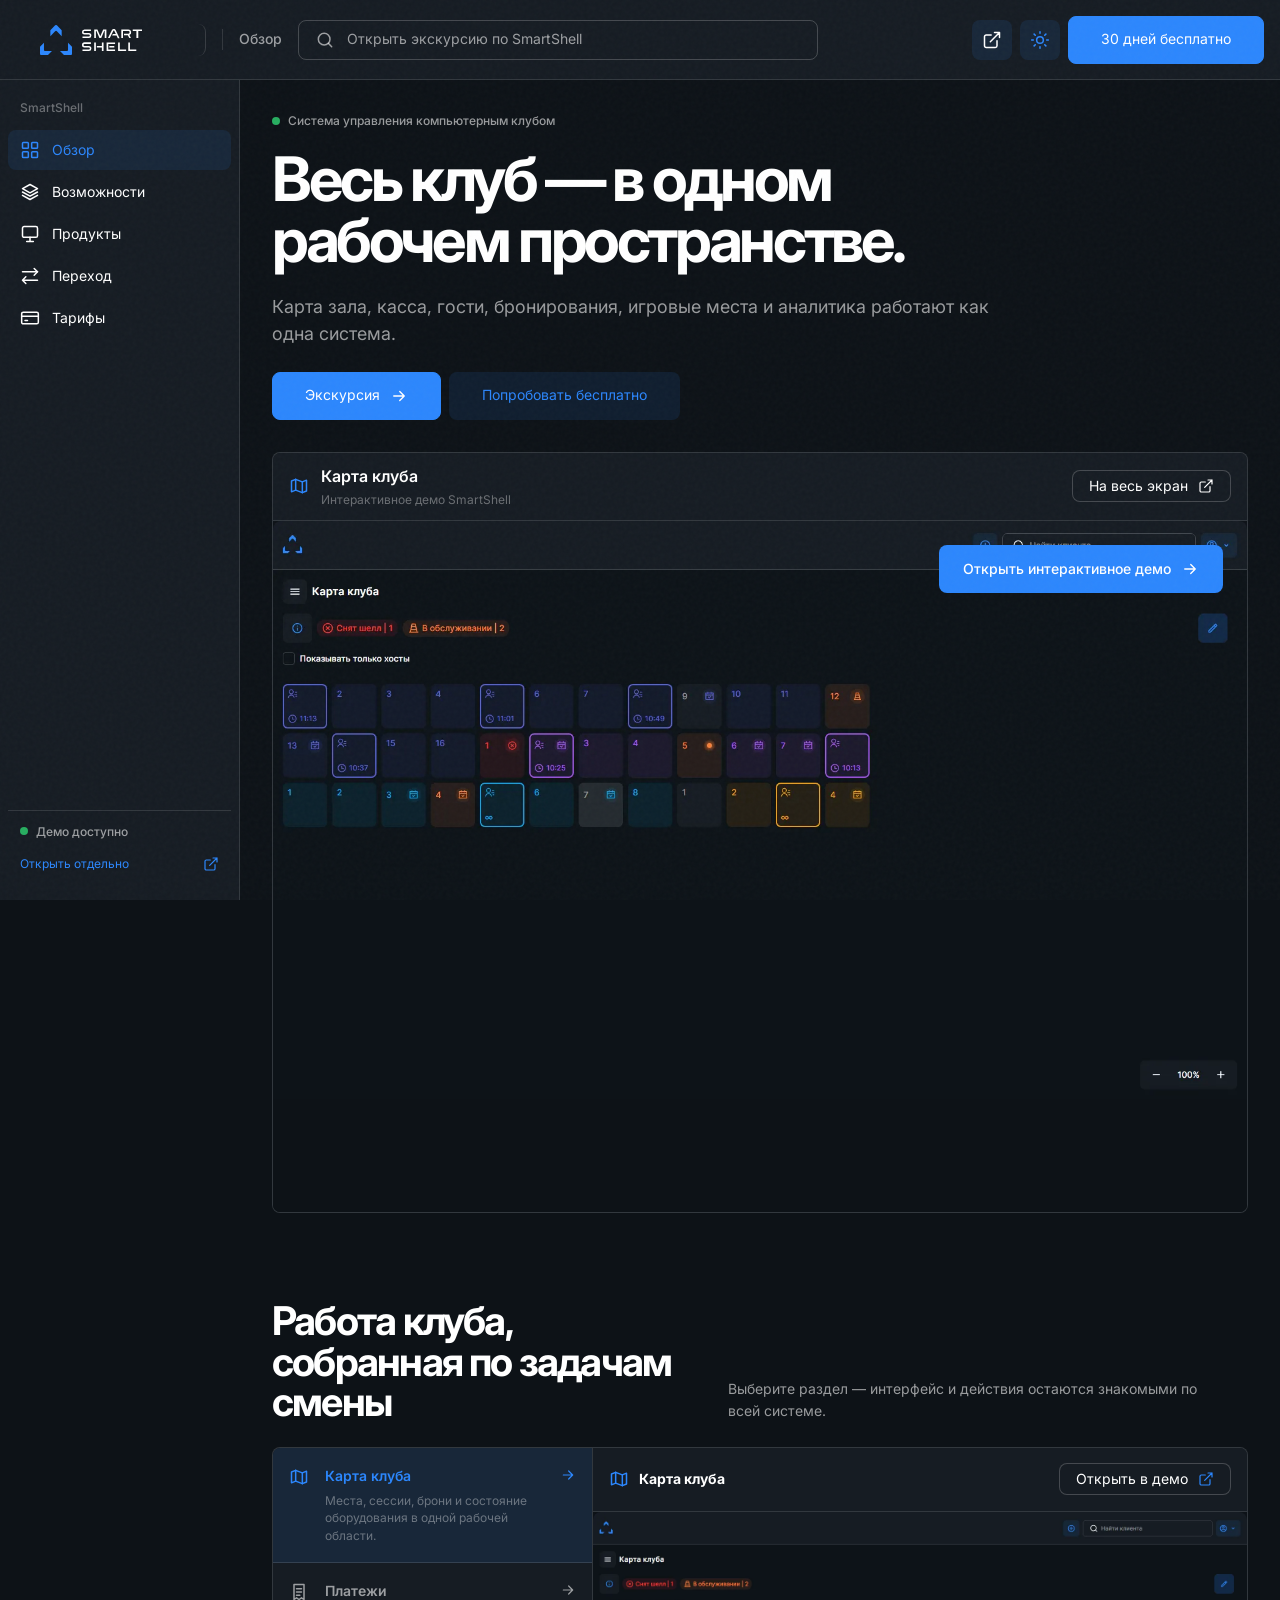
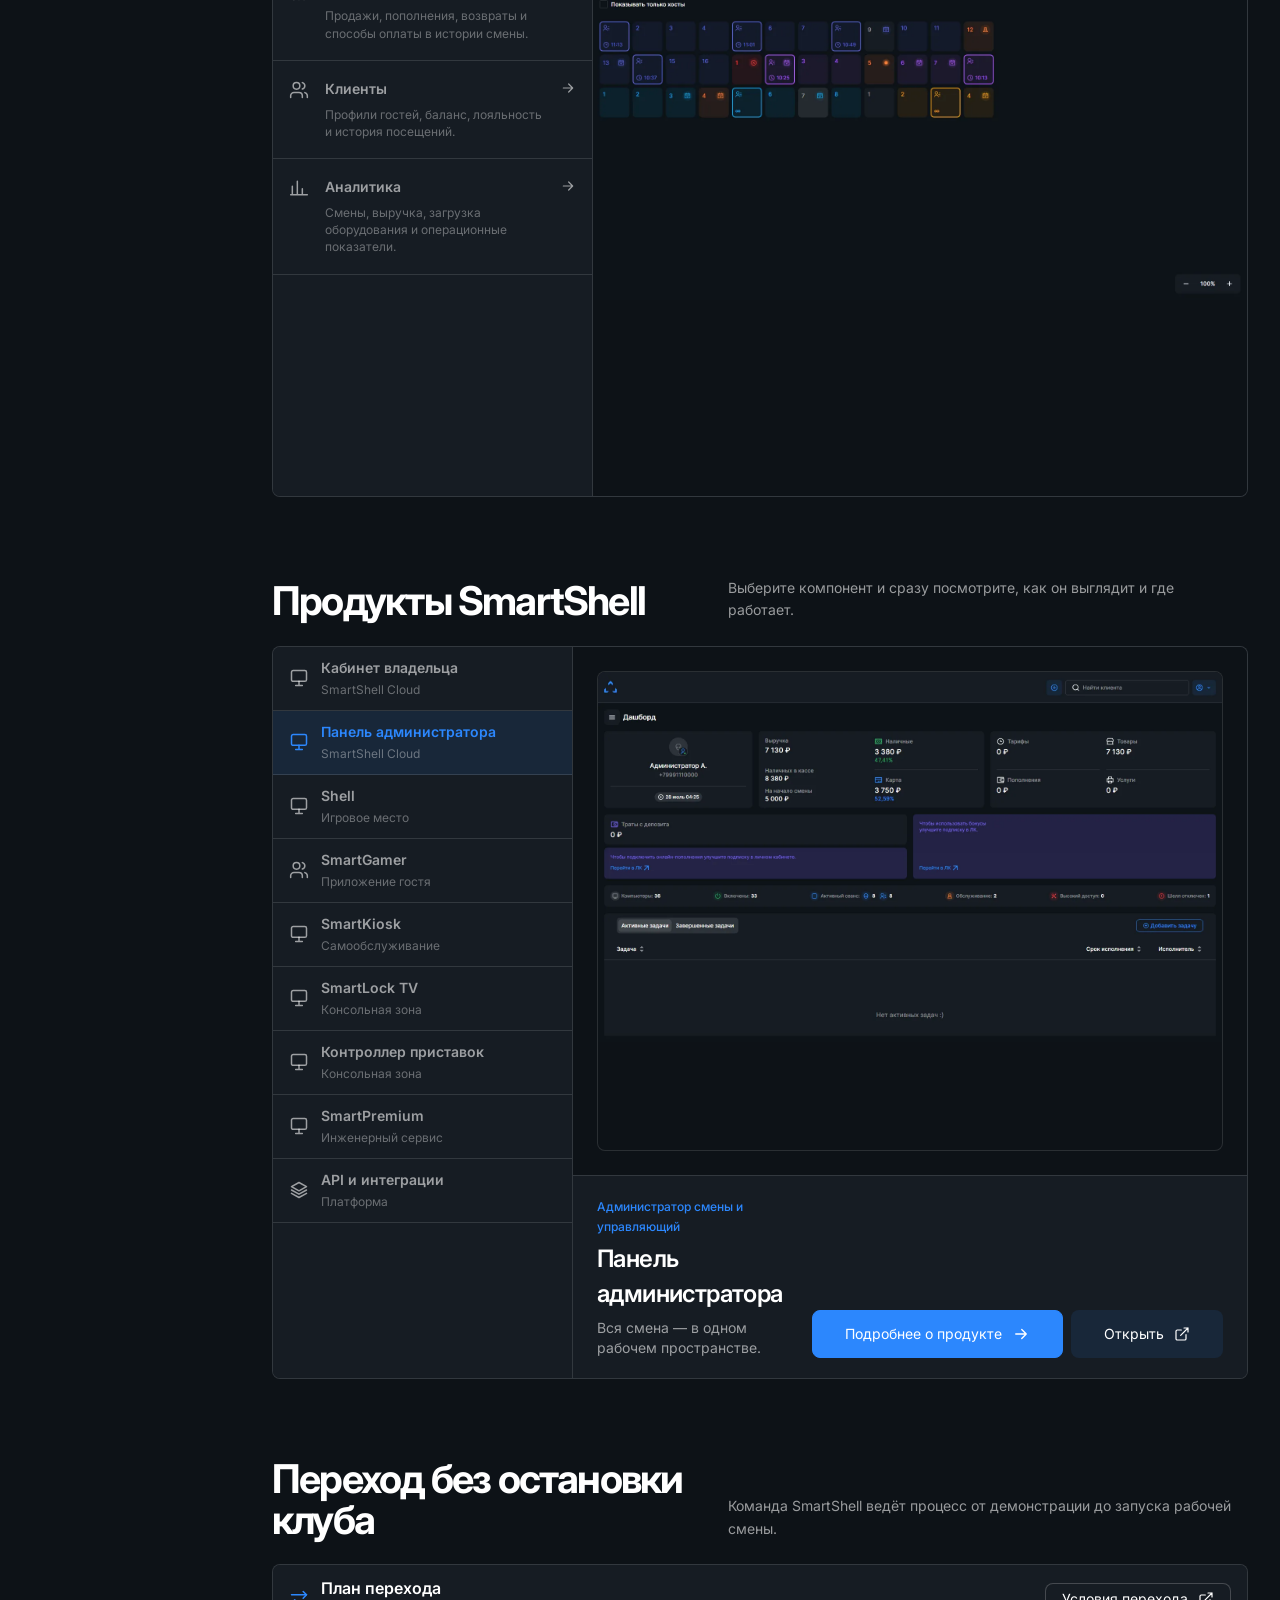
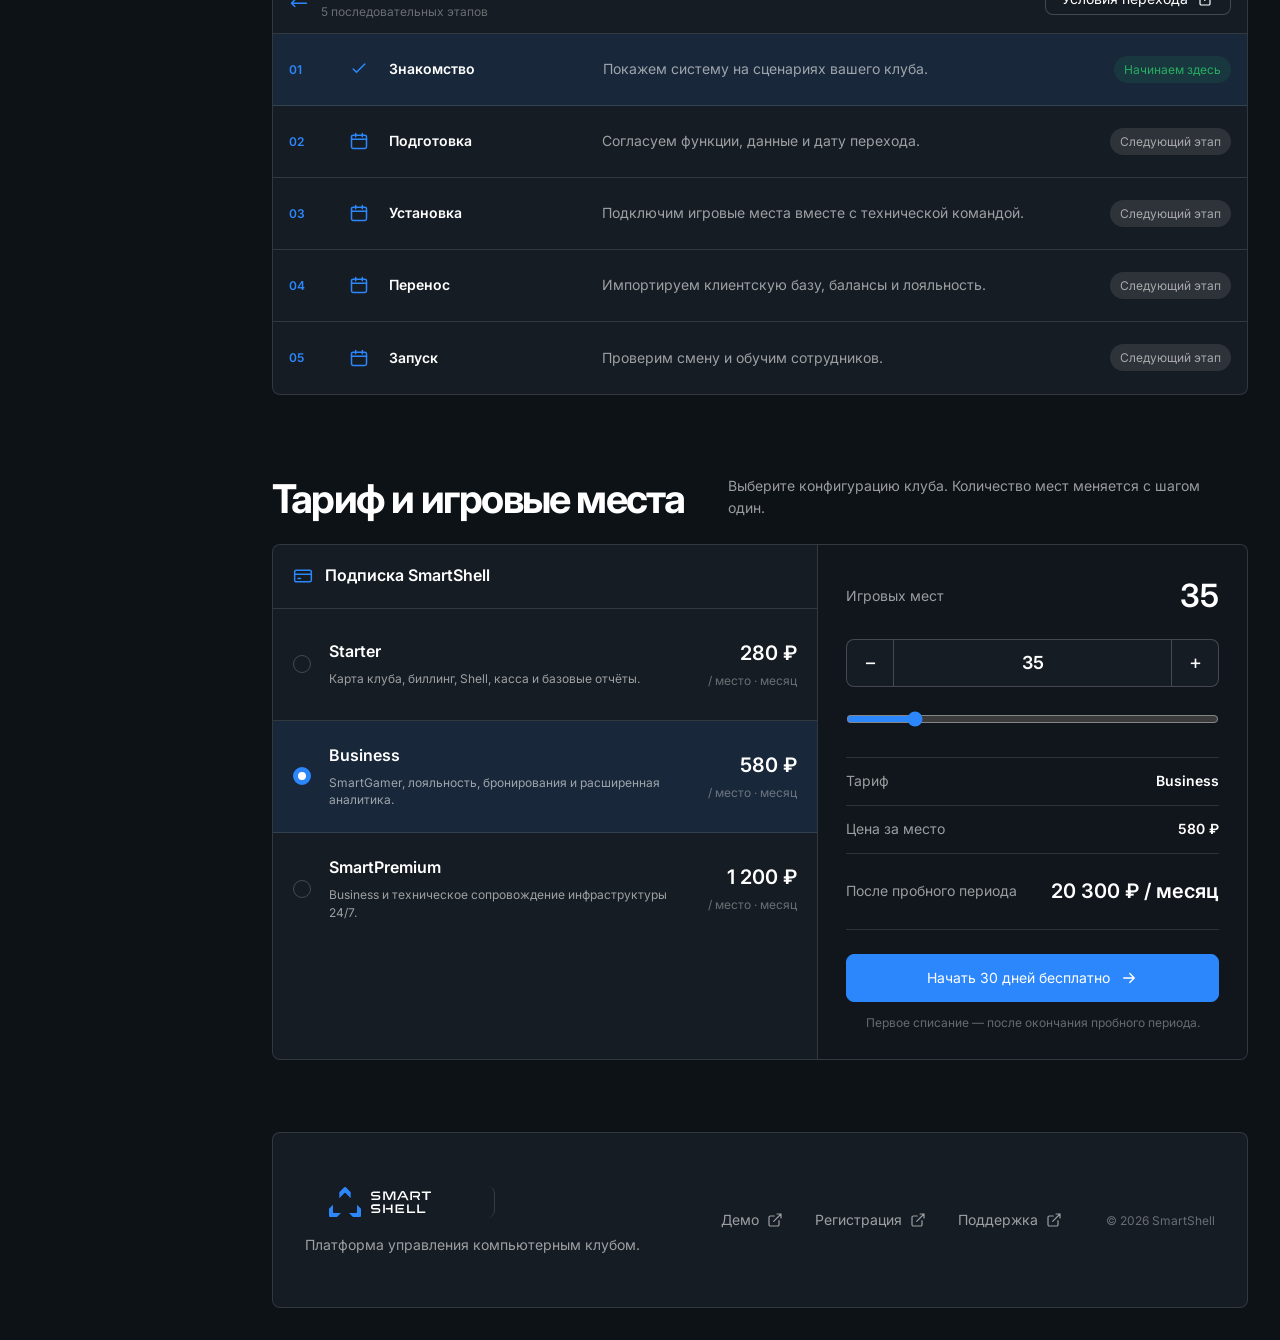
<file: index.html>
<!doctype html>
<html lang="ru" class="dark" data-theme="dark">
  <head>
    <meta charset="UTF-8" />
    <meta name="robots" content="noindex, nofollow, noarchive" />
    <meta name="viewport" content="width=device-width, initial-scale=1.0" />
    <meta
      name="description"
      content="SmartShell — система управления компьютерным клубом. Карта мест, смены, бронирования, платежи, гости, Shell и аналитика в одном интерфейсе."
    />
    <meta property="og:type" content="website" />
    <meta property="og:title" content="SmartShell — управление клубом в одном интерфейсе" />
    <meta
      property="og:description"
      content="Карта мест, смены, бронирования, платежи, гости, Shell и аналитика собраны в одной системе."
    />
    <meta property="og:url" content="https://smartshell.gg/" />
    <meta property="og:image" content="https://smartshell.gg/og-cover.png" />
    <meta property="og:locale" content="ru_RU" />
    <meta name="twitter:card" content="summary_large_image" />
    <meta name="theme-color" content="#07070c" />
    <link rel="canonical" href="https://smartshell.gg/" />
    <title>SmartShell — управление клубом в одном интерфейсе</title>
    <script>
      (() => {
        try {
          const saved = localStorage.getItem("smartshell-theme");
          const theme =
            saved === "light" || saved === "dark"
              ? saved
              : matchMedia("(prefers-color-scheme: light)").matches
                ? "light"
                : "dark";
          document.documentElement.dataset.theme = theme;
          document.documentElement.classList.toggle("dark", theme === "dark");
          document.documentElement.classList.toggle("light", theme === "light");
        } catch {
          document.documentElement.dataset.theme = "dark";
        }
      })();
    </script>
    <link rel="preconnect" href="https://fonts.googleapis.com" />
    <link rel="preconnect" href="https://fonts.gstatic.com" crossorigin />
    <link
      href="https://fonts.googleapis.com/css2?family=Inter:wght@400;500;600;700;800&family=JetBrains+Mono:wght@400;500;600;700&display=swap"
      rel="stylesheet"
    />
    <script type="module" crossorigin src="./assets/index-DiLoAn_d.js"></script>
    <link rel="stylesheet" crossorigin href="./assets/index-xgzpr30p.css">
  </head>
  <body>
    <div id="root"></div>
  </body>
</html>
</file>
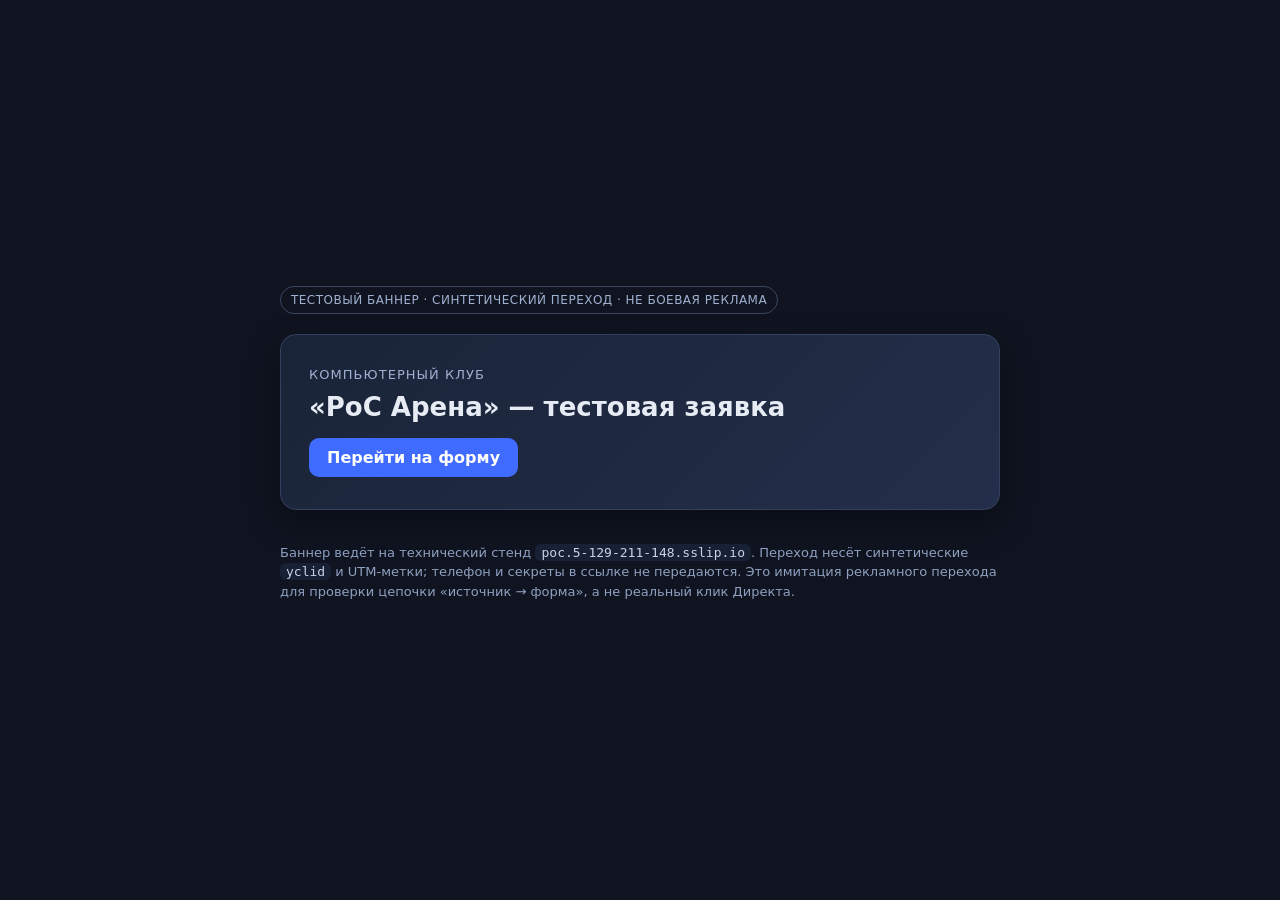
<file: my-smartshell/index.html>
<!DOCTYPE html>
<html lang="ru">
<head>
  <meta charset="UTF-8" />
  <meta name="viewport" content="width=device-width, initial-scale=1.0" />
  <title>Баннер — тестовый переход</title>
  <link rel="stylesheet" href="./styles.css" />
</head>
<body>
  <main class="banner-page">
    <span class="badge">ТЕСТОВЫЙ БАННЕР · синтетический переход · не боевая реклама</span>

    <!-- Единственный баннер: ссылка на существующую форму стенда с метками перехода.
         Значения yclid/UTM — синтетические, не доказывают оплаченный клик Директа. -->
    <a class="banner" id="banner-link"
       href="https://poc.5-129-211-148.sslip.io/?yclid=poc04-banner-test&amp;utm_source=yandex&amp;utm_medium=cpc&amp;utm_campaign=poc04-banner&amp;utm_content=banner-01&amp;utm_term=under-dojo">
      <span class="banner-kicker">Компьютерный клуб</span>
      <span class="banner-title">«PoC Арена» — тестовая заявка</span>
      <span class="banner-cta">Перейти на форму</span>
    </a>

    <p class="note">Баннер ведёт на технический стенд <code>poc.5-129-211-148.sslip.io</code>.
    Переход несёт синтетические <code>yclid</code> и UTM-метки; телефон и секреты в ссылке не передаются.
    Это имитация рекламного перехода для проверки цепочки «источник → форма», а не реальный клик Директа.</p>
  </main>
</body>
</html>
</file>
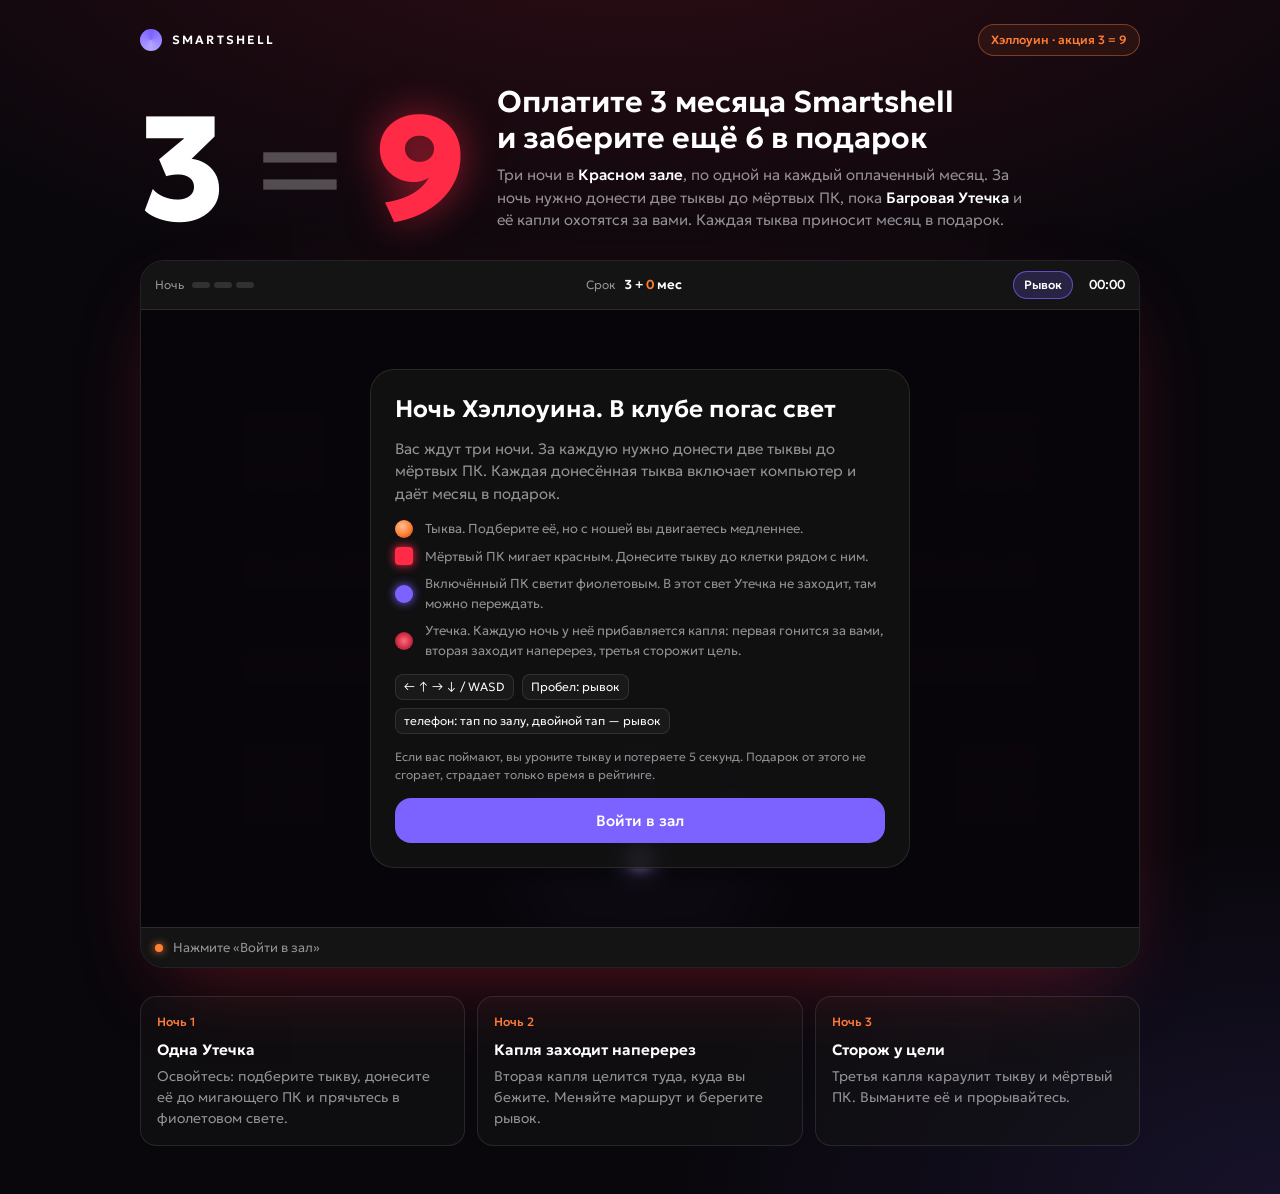
<file: krasny-zal.html>
<!doctype html>
<html lang="ru">
<head>
<meta name="robots" content="noindex, nofollow, noarchive">
<meta charset="utf-8">
<meta name="viewport" content="width=device-width, initial-scale=1, viewport-fit=cover">
<title>Красный зал</title>
<meta name="claude:viewport-fit-sides" content="cover">
<link rel="preconnect" href="https://fonts.googleapis.com">
<link rel="preconnect" href="https://fonts.gstatic.com" crossorigin>
<link rel="stylesheet" href="https://fonts.googleapis.com/css2?family=Geologica:wght@300;400;500;600;700;800&display=swap">
<style>
html,body{margin:0;height:auto}
img{max-width:100%}

/* Layout: one dark hall. Offer on top, the game stage in the centre, rules under it. Single dark look by design (Shell UI-Kit 2.0). */
:root{
  --bg:#09070c;
  --glass:rgba(21,21,21,.72);
  --glass-2:rgba(21,21,21,.92);
  --line:rgba(255,255,255,.1);
  --text:#ffffff;
  --text-2:rgba(255,255,255,.55);
  --text-3:rgba(255,255,255,.28);
  --accent:#7C62FF;
  --accent-20:rgba(124,98,255,.2);
  --pumpkin:#FF7E36;
  --blood:#FF2A45;
  --font:"Geologica", "Segoe UI", system-ui, -apple-system, sans-serif;
  color-scheme:dark;
}
*{box-sizing:border-box}
[hidden]{display:none!important}
html,body{background:var(--bg)}
body{
  color:var(--text);font-family:var(--font);font-size:15px;line-height:1.5;font-weight:300;
  padding-left:max(16px, env(safe-area-inset-left, 0px));
  padding-right:max(16px, env(safe-area-inset-right, 0px));
  padding-block:24px 48px;
  background:
    radial-gradient(120% 60% at 50% -10%, rgba(255,42,69,.16), transparent 60%),
    radial-gradient(80% 50% at 100% 100%, rgba(124,98,255,.12), transparent 60%),
    var(--bg);
  min-height:100%;
}
main{max-width:1000px;margin:0 auto;display:flex;flex-direction:column;gap:28px}
.top{display:flex;align-items:center;justify-content:space-between;gap:12px;flex-wrap:wrap}
.brand{font-weight:600;letter-spacing:.18em;font-size:12px;text-transform:uppercase;display:flex;align-items:center;gap:10px}
.brand i{width:22px;height:22px;border-radius:50%;background:conic-gradient(var(--accent),#b4a6ff,var(--accent));display:inline-block}
.chip{font-size:12px;font-weight:500;padding:6px 12px;border-radius:999px;border:1px solid rgba(255,126,54,.4);color:var(--pumpkin);background:rgba(255,126,54,.08)}
.hero{display:grid;grid-template-columns:auto 1fr;gap:12px 36px;align-items:end}
.eq{font-weight:800;font-size:clamp(72px,14vw,148px);line-height:.85;letter-spacing:-.04em;white-space:nowrap}
.eq .nine{color:var(--blood);text-shadow:0 0 40px rgba(255,42,69,.55)}
.eq .op{color:var(--text-3);font-weight:300}
.hero h1{margin:0 0 8px;font-size:clamp(22px,3vw,30px);font-weight:600;line-height:1.2;text-wrap:balance}
.hero p{margin:0;color:var(--text-2);max-width:54ch}
.hero p b{color:var(--text);font-weight:500}

.stage{position:relative;border-radius:24px;border:1px solid var(--line);overflow:hidden;background:#0b0810;box-shadow:0 30px 80px -30px rgba(255,42,69,.35)}
.hud{display:flex;align-items:center;justify-content:space-between;gap:8px 14px;flex-wrap:wrap;padding:10px 14px;background:var(--glass-2);border-bottom:1px solid var(--line);font-size:13px}
.hud .grp{display:flex;align-items:center;gap:8px}
.hud .lbl{color:var(--text-2);font-size:12px}
.nights{display:flex;gap:4px}
.nights i{width:18px;height:6px;border-radius:6px;background:rgba(255,255,255,.12)}
.nights i.on{background:var(--blood);box-shadow:0 0 8px rgba(255,42,69,.6)}
.nights i.done{background:var(--accent)}
.months{font-weight:600;font-variant-numeric:tabular-nums}
.months span{color:var(--pumpkin)}
.timer{font-variant-numeric:tabular-nums;font-weight:500;min-width:44px;text-align:right}
.dash{font-size:12px;font-weight:500;padding:4px 10px;border-radius:999px;border:1px solid var(--line);color:var(--text-3)}
.dash.ready{color:#fff;border-color:rgba(124,98,255,.7);background:var(--accent-20)}
.canvas-wrap{position:relative;touch-action:none}
canvas{display:block;width:100%}
.ticker{display:flex;align-items:center;gap:10px;min-height:40px;padding:8px 14px;background:var(--glass-2);border-top:1px solid var(--line);font-size:13px;color:var(--text-2)}
.ticker i{width:8px;height:8px;border-radius:50%;flex:none;background:var(--pumpkin);box-shadow:0 0 8px var(--pumpkin)}
.ticker.carry i{background:var(--blood);box-shadow:0 0 8px var(--blood)}
.ticker.hit{color:#ff8a98}
.ticker.hit i{background:var(--blood)}
.ticker.good{color:#c6bbff}
.ticker.good i{background:var(--accent);box-shadow:0 0 8px var(--accent)}

.night{position:absolute;inset:0;display:flex;align-items:center;justify-content:center;padding:16px;pointer-events:none;background:rgba(9,7,12,.55)}
.night .card{width:min(420px,100%);background:var(--glass);border:1px solid var(--line);border-radius:20px;padding:18px 20px;backdrop-filter:blur(16px);-webkit-backdrop-filter:blur(16px);display:flex;flex-direction:column;gap:8px}
.night .eyebrow{font-size:12px;color:var(--pumpkin);font-weight:500;letter-spacing:.06em;text-transform:uppercase}
.night h3{margin:0;font-size:22px;font-weight:600;line-height:1.2}
.night ul{margin:0;padding:0;list-style:none;display:flex;flex-direction:column;gap:4px;font-size:13px;color:var(--text-2)}
.night li::before{content:"";display:inline-block;width:6px;height:6px;border-radius:50%;background:var(--accent);margin-right:8px;vertical-align:middle}
.night .warn{font-size:13px;color:#ff8a98}
.night .bar{height:3px;border-radius:3px;background:rgba(255,255,255,.1);overflow:hidden}
.night .bar b{display:block;height:100%;width:0;background:var(--accent)}

.overlay{position:absolute;inset:0;display:flex;align-items:center;justify-content:center;padding:16px;background:rgba(9,7,12,.62);backdrop-filter:blur(6px);-webkit-backdrop-filter:blur(6px);z-index:5}
.panel{width:min(540px,100%);max-height:100%;overflow:auto;background:var(--glass);border:1px solid var(--line);border-radius:24px;padding:24px;backdrop-filter:blur(16px);-webkit-backdrop-filter:blur(16px);display:flex;flex-direction:column;gap:14px}
.panel h2{margin:0;font-size:24px;font-weight:600;line-height:1.25;text-wrap:balance}
.panel p{margin:0;color:var(--text-2)}
.legend{display:grid;grid-template-columns:auto 1fr;gap:8px 12px;align-items:center;font-size:13px;color:var(--text-2)}
.legend .ic{width:18px;height:18px;border-radius:50%}
.ic.pk{background:radial-gradient(circle at 40% 35%,#ffc08f,var(--pumpkin) 55%,#a63e12)}
.ic.pc{border-radius:4px;background:var(--blood);box-shadow:0 0 10px var(--blood)}
.ic.lt{background:var(--accent);box-shadow:0 0 10px var(--accent)}
.ic.mn{background:radial-gradient(circle,#ff6b7d,#a3001a)}
.keys{display:flex;gap:8px;flex-wrap:wrap;font-size:12px;color:var(--text-2)}
.kbd{border:1px solid var(--line);border-radius:8px;padding:3px 8px;background:rgba(255,255,255,.04);color:var(--text)}
.btn{appearance:none;border:0;border-radius:16px;background:var(--accent);color:#fff;font:500 15px/1 var(--font);padding:15px 20px;cursor:pointer;transition:transform .15s, box-shadow .15s}
.btn:hover{box-shadow:0 0 0 4px var(--accent-20)}
.btn:active{transform:scale(.98)}
.btn:focus-visible,.ghost:focus-visible,input:focus-visible,.pad button:focus-visible{outline:2px solid #b4a6ff;outline-offset:2px}
.ghost{appearance:none;background:rgba(21,21,21,.72);border:1px solid var(--line);color:#fff;border-radius:16px;font:400 14px/1 var(--font);padding:13px 16px;cursor:pointer}
.row{display:flex;gap:10px;flex-wrap:wrap}
.row > *{flex:1 1 140px}
form{display:flex;flex-direction:column;gap:10px}
label{display:flex;flex-direction:column;gap:6px;font-size:12px;color:var(--text-2)}
input{background:rgba(255,255,255,.05);border:1px solid var(--line);border-radius:12px;color:#fff;font:400 15px var(--font);padding:12px 14px;width:100%}
.note{font-size:12px;color:var(--text-3)}
.code{display:flex;align-items:center;justify-content:space-between;gap:12px;border:1px dashed rgba(124,98,255,.6);background:var(--accent-20);border-radius:16px;padding:14px 16px}
.code strong{font-size:22px;letter-spacing:.08em;font-weight:600;word-break:break-all}
.big{font-size:40px;font-weight:700;line-height:1;letter-spacing:-.02em}
.big span{color:var(--accent)}
.stats{display:flex;gap:10px;flex-wrap:wrap}
.stat{flex:1 1 100px;border:1px solid var(--line);border-radius:14px;padding:10px 12px}
.stat small{display:block;font-size:12px;color:var(--text-2)}
.stat b{font-size:18px;font-weight:600;font-variant-numeric:tabular-nums}
.closed{margin:0;padding:0;list-style:none;display:grid;grid-template-columns:1fr 1fr;gap:6px 12px;font-size:13px;color:var(--text-2)}
.closed li::before{content:"✓";color:var(--accent);margin-right:6px}

.pad{display:none;align-items:center;justify-content:center;gap:8px;padding:12px;background:var(--glass-2);border-top:1px solid var(--line)}
.pad button{appearance:none;border:1px solid var(--line);background:rgba(255,255,255,.06);color:#fff;border-radius:12px;font:500 18px var(--font);width:52px;height:48px;touch-action:none}
.padhint{flex:1;font-size:12px;color:var(--text-2);line-height:1.35}
.pad .dashb{width:auto;padding:0 22px;font-size:15px;height:52px;flex:none;border-color:rgba(124,98,255,.6);background:var(--accent-20)}
@media (pointer:coarse){.pad{display:flex}}

.rules{display:grid;grid-template-columns:repeat(3,1fr);gap:12px}
.rule{border:1px solid var(--line);border-radius:16px;padding:16px;background:rgba(21,21,21,.5)}
.rule b{display:block;font-weight:600;margin-bottom:4px}
.rule p{margin:0;color:var(--text-2);font-size:14px}
.rule .n{font-size:12px;color:var(--pumpkin);font-weight:500;margin-bottom:8px;display:block}
.shake{animation:shake .35s}
@keyframes shake{20%{transform:translateX(-6px)}40%{transform:translateX(5px)}60%{transform:translateX(-4px)}80%{transform:translateX(2px)}}
@media (max-width:720px){
  .hero{grid-template-columns:1fr}
  .rules{grid-template-columns:1fr}
  .closed{grid-template-columns:1fr}
  .overlay{position:fixed;z-index:20;padding:max(16px, env(safe-area-inset-top, 0px)) max(16px, env(safe-area-inset-right, 0px)) max(16px, env(safe-area-inset-bottom, 0px)) max(16px, env(safe-area-inset-left, 0px))}
  .hud .lbl.opt{display:none}
}
@media (prefers-reduced-motion:reduce){.shake{animation:none}}
</style>

</head>
<body>
<main>
  <div class="top">
    <div class="brand"><i aria-hidden="true"></i>Smartshell</div>
    <div class="chip">Хэллоуин · акция 3 = 9</div>
  </div>

  <section class="hero">
    <div class="eq" aria-label="3 равно 9">3<span class="op"> = </span><span class="nine">9</span></div>
    <div>
      <h1>Оплатите 3 месяца Smartshell и заберите ещё 6 в подарок</h1>
      <p>Три ночи в <b>Красном зале</b>, по одной на каждый оплаченный месяц. За ночь нужно донести две тыквы до мёртвых ПК, пока <b>Багровая Утечка</b> и её капли охотятся за вами. Каждая тыква приносит месяц в подарок.</p>
    </div>
  </section>

  <section class="stage" id="stage" aria-label="Игра Красный зал">
    <div class="hud">
      <div class="grp"><span class="lbl">Ночь</span><div class="nights" id="nights"><i></i><i></i><i></i></div></div>
      <div class="grp"><span class="lbl opt">Срок</span><span class="months" id="months">3 + <span>0</span> мес</span></div>
      <div class="grp"><span class="dash ready" id="dash">Рывок</span><span class="timer" id="timer">00:00</span></div>
    </div>
    <div class="canvas-wrap" id="wrap">
      <canvas id="cv"></canvas>

      <div class="night" id="night" hidden>
        <div class="card">
          <span class="eyebrow" id="nEyebrow">Ночь 1 из 3</span>
          <h3 id="nTitle">Свет погас</h3>
          <ul id="nList"></ul>
          <span class="warn" id="nWarn"></span>
          <div class="bar"><b id="nBar"></b></div>
        </div>
      </div>

      <div class="overlay" id="intro">
        <div class="panel">
          <h2>Ночь Хэллоуина. В клубе погас свет</h2>
          <p>Вас ждут три ночи. За каждую нужно донести две тыквы до мёртвых ПК. Каждая донесённая тыква включает компьютер и даёт месяц в подарок.</p>
          <div class="legend">
            <span class="ic pk"></span><span>Тыква. Подберите её, но с ношей вы двигаетесь медленнее.</span>
            <span class="ic pc"></span><span>Мёртвый ПК мигает красным. Донесите тыкву до клетки рядом с ним.</span>
            <span class="ic lt"></span><span>Включённый ПК светит фиолетовым. В этот свет Утечка не заходит, там можно переждать.</span>
            <span class="ic mn"></span><span>Утечка. Каждую ночь у неё прибавляется капля: первая гонится за вами, вторая заходит наперерез, третья сторожит цель.</span>
          </div>
          <div class="keys"><span class="kbd">← ↑ → ↓ / WASD</span><span class="kbd">Пробел: рывок</span><span class="kbd">телефон: тап по залу, двойной тап — рывок</span></div>
          <p class="note">Если вас поймают, вы уроните тыкву и потеряете 5 секунд. Подарок от этого не сгорает, страдает только время в рейтинге.</p>
          <button class="btn" id="startBtn" type="button">Войти в зал</button>
        </div>
      </div>

      <div class="overlay" id="win" hidden>
        <div class="panel">
          <div class="big">3 + <span>6</span> мес</div>
          <h2>Три ночи пройдены, зал спасён</h2>
          <div class="stats">
            <div class="stat"><small>Время</small><b id="sTime">00:00</b></div>
            <div class="stat"><small>Поймали</small><b id="sHits">0</b></div>
            <div class="stat"><small>Ваш рекорд</small><b id="sBest">—</b></div>
          </div>
          <p class="note" style="color:var(--text-2)">Что Smartshell включил в вашем зале:</p>
          <ul class="closed" id="closed"></ul>
          <p>Оставьте данные клуба, и мы закрепим за вами промокод на 9 месяцев по цене 3.</p>
          <form id="form" novalidate>
            <label for="fClub">Название клуба<input id="fClub" name="club" required placeholder="Нева Плей" autocomplete="organization"></label>
            <div class="row">
              <label for="fCity">Город<input id="fCity" name="city" required placeholder="Санкт-Петербург" autocomplete="address-level2"></label>
              <label for="fPc">Сколько ПК<input id="fPc" name="pc" type="number" min="1" max="2000" required placeholder="30" inputmode="numeric"></label>
            </div>
            <label for="fContact">Телефон или Telegram<input id="fContact" name="contact" required placeholder="+7 900 000-00-00 или @club" autocomplete="tel"></label>
            <button class="btn" type="submit">Забрать 6 месяцев</button>
            <p class="note" id="formErr" hidden>Заполните все поля, чтобы менеджер понял, какой клуб подключать.</p>
            <p class="note">Демо-версия: заявка никуда не отправляется, промокод сгенерирован для примера.</p>
          </form>
        </div>
      </div>

      <div class="overlay" id="done" hidden>
        <div class="panel">
          <h2>Промокод ваш</h2>
          <p id="doneText">Назовите его менеджеру при оплате 3 месяцев, и ещё 6 добавятся к подписке.</p>
          <div class="code"><strong id="code">RED-0000-39</strong><button class="ghost" id="copyBtn" type="button">Копировать</button></div>
          <button class="ghost" id="againBtn" type="button">Побить свой рекорд</button>
        </div>
      </div>
    </div>
    <div class="ticker" id="ticker"><i></i><span id="tickerText">Нажмите «Войти в зал»</span></div>
    <div class="pad" id="pad" aria-label="Управление">
      <span class="padhint">Тапните по залу, чтобы бежать туда. Ведите пальцем, чтобы рулить.</span>
      <button class="dashb" id="dashBtn" type="button">Рывок</button>
    </div>
  </section>

  <section class="rules">
    <div class="rule"><span class="n">Ночь 1</span><b>Одна Утечка</b><p>Освойтесь: подберите тыкву, донесите её до мигающего ПК и прячьтесь в фиолетовом свете.</p></div>
    <div class="rule"><span class="n">Ночь 2</span><b>Капля заходит наперерез</b><p>Вторая капля целится туда, куда вы бежите. Меняйте маршрут и берегите рывок.</p></div>
    <div class="rule"><span class="n">Ночь 3</span><b>Сторож у цели</b><p>Третья капля караулит тыкву и мёртвый ПК. Выманите её и прорывайтесь.</p></div>
  </section>
</main>

<script>
(() => {
  const MAPS = {
    wide: { start: [10, 11], lair: [10, 5], rows: [
      "#####################",
      "#...................#",
      "#.##.####.#.####.##.#",
      "#.##.####.#.####.##.#",
      "#...................#",
      "#.####.##...##.####.#",
      "#......##.#.##......#",
      "#.####.##...##.####.#",
      "#...................#",
      "#.##.####.#.####.##.#",
      "#.##.####.#.####.##.#",
      "#...................#",
      "#####################"]},
    tall: { start: [6, 17], lair: [6, 7], rows: [
      "#############",
      "#...........#",
      "#.##.#.#.##.#",
      "#.##.#.#.##.#",
      "#...........#",
      "#.###.#.###.#",
      "#.....#.....#",
      "#.##.....##.#",
      "#.##.###.##.#",
      "#...........#",
      "#.##.###.##.#",
      "#.##.....##.#",
      "#.....#.....#",
      "#.###.#.###.#",
      "#...........#",
      "#.##.#.#.##.#",
      "#.##.#.#.##.#",
      "#...........#",
      "#############"]}
  };
  let MAP, W, H, START, LAIR;
  const wall = (x, y) => x < 0 || y < 0 || x >= W || y >= H || MAP[y][x] === "#";
  const border = (x, y) => x === 0 || y === 0 || x === W - 1 || y === H - 1;
  const desk = (x, y) => wall(x, y) && !border(x, y);

  const PAINS = [
    "Каждый час за ПК учтён", "Все оплаты идут через кассу", "Свободные ПК не простаивают",
    "Бонусы работают по вашим правилам", "Гости возвращаются в клуб", "Ночная смена видна из любой точки"
  ];
  const NIGHTS = [
    { title: "Свет погас", warn: "Утечка проснулась. Найдите первую тыкву." },
    { title: "Капля заходит наперерез", warn: "Новая капля бежит туда, куда бежите вы." },
    { title: "У цели сторож", warn: "Третья капля караулит тыкву и мёртвый ПК." }
  ];
  const KINDS = ["chaser", "ambush", "guard"];
  const P_SPEED = 5.2, P_CARRY = 4.4, DASH_MULT = 2, DASH_TIME = .32, DASH_CD = 3.2;
  const DIRS = [[1,0],[-1,0],[0,1],[0,-1]];

  const $ = id => document.getElementById(id);
  const cv = $("cv"), ctx = cv.getContext("2d");
  const dark = document.createElement("canvas"), dctx = dark.getContext("2d");
  const reduced = matchMedia("(prefers-reduced-motion: reduce)").matches;
  let T = 40, CW = 0, CH = 0, dpr = 1, time = 0;
  let state = "intro", G = null, nightTimer = 0, nightDur = 0, nightNext = null;

  function useMap(kind) {
    const m = MAPS[kind]; MAP = m.rows; W = MAP[0].length; H = MAP.length; START = m.start; LAIR = m.lair;
  }
  function ent(x, y) { return { cx: x, cy: y, tx: x, ty: y, p: 0, dir: [0, 0], next: [0, 0] }; }
  const pos = e => ({ x: e.cx + (e.tx - e.cx) * e.p, y: e.cy + (e.ty - e.cy) * e.p });
  const cellOf = e => e.p > .5 ? [e.tx, e.ty] : [e.cx, e.cy];
  const rnd = a => a[Math.floor(Math.random() * a.length)];

  function distMap(sx, sy, ok) {
    const d = Array.from({ length: H }, () => new Array(W).fill(Infinity));
    d[sy][sx] = 0; const q = [[sx, sy]];
    while (q.length) {
      const [x, y] = q.shift();
      for (const [dx, dy] of DIRS) {
        const nx = x + dx, ny = y + dy;
        if (wall(nx, ny) || d[ny][nx] !== Infinity || (ok && !ok(nx, ny))) continue;
        d[ny][nx] = d[y][x] + 1; q.push([nx, ny]);
      }
    }
    return d;
  }

  function newGame() {
    useMap(document.getElementById("wrap").clientWidth < 640 ? "tall" : "wide");
    G = {
      player: ent(...START), monsters: [],
      lights: [], lit: [], deskLit: [],
      night: 0, delivered: 0, carrying: false,
      pumpkin: null, target: null,
      elapsed: 0, penalty: 0, idle: 0, factor: 1, hits: 0,
      invuln: 0, dashT: 0, dashCd: 0, winT: 0, hitFlash: 0, goal: null
    };
    recomputeLit(); resize();
  }

  function recomputeLit() {
    G.lit = Array.from({ length: H }, () => new Array(W).fill(false));
    G.deskLit = Array.from({ length: H }, () => new Array(W).fill(false));
    for (const l of G.lights) for (let y = 0; y < H; y++) for (let x = 0; x < W; x++) {
      const d = Math.hypot(x - l.x, y - l.y);
      if (!wall(x, y) && d <= 2.3) G.lit[y][x] = true;
      if (desk(x, y) && d <= 2.9) G.deskLit[y][x] = true;
    }
  }

  function addMonster(i) {
    const m = ent(...LAIR); m.kind = KINDS[i]; m.freeze = 1.2 + i * .6; m.trail = []; m.trailT = 0;
    G.monsters.push(m);
  }

  function spawnPumpkin() {
    const [px, py] = cellOf(G.player);
    const d = distMap(px, py);
    let cands = [];
    for (let y = 0; y < H; y++) for (let x = 0; x < W; x++) {
      if (wall(x, y) || G.lit[y][x]) continue;
      if (Math.hypot(x - LAIR[0], y - LAIR[1]) < 3) continue;
      if (d[y][x] >= 9) cands.push([x, y]);
    }
    if (!cands.length) for (let y = 0; y < H; y++) for (let x = 0; x < W; x++) if (!wall(x, y) && !G.lit[y][x]) cands.push([x, y]);
    const [x, y] = rnd(cands);
    G.pumpkin = { x, y }; G.target = null;
    setTicker("find");
  }

  function chooseTarget() {
    const [px, py] = cellOf(G.player);
    const d = distMap(px, py);
    const cands = [];
    for (let y = 0; y < H; y++) for (let x = 0; x < W; x++) {
      if (wall(x, y) || G.lit[y][x] || d[y][x] < 8) continue;
      const dk = DIRS.map(([dx, dy]) => [x + dx, y + dy]).find(([a, b]) => desk(a, b) && !G.deskLit[b][a]);
      if (dk) cands.push({ x, y, dx: dk[0], dy: dk[1], d: d[y][x] });
    }
    cands.sort((a, b) => b.d - a.d);
    const pool = cands.slice(0, Math.max(3, Math.ceil(cands.length / 2)));
    return pool.length ? rnd(pool) : null;
  }

  // ---------- movement
  function step(e, speed, dt, choose) {
    let move = speed * dt, guard = 0;
    while (move > 0 && guard++ < 8) {
      if (e.tx === e.cx && e.ty === e.cy) {
        const n = choose(e);
        if (!n) return;
        e.tx = n[0]; e.ty = n[1]; e.dir = [n[0] - e.cx, n[1] - e.cy]; e.p = 0;
      }
      const need = 1 - e.p;
      if (move >= need) { move -= need; e.cx = e.tx; e.cy = e.ty; e.p = 0; }
      else { e.p += move; move = 0; }
    }
  }
  function pathStep(e, goal) {
    if (e.cx === goal[0] && e.cy === goal[1]) return null;
    const key = (x, y) => y * W + x, start = key(e.cx, e.cy);
    const prev = new Map([[start, -1]]), q = [[e.cx, e.cy]];
    while (q.length) {
      const [x, y] = q.shift();
      if (x === goal[0] && y === goal[1]) {
        let k = key(x, y);
        while (prev.get(k) !== start) k = prev.get(k);
        return [k % W, Math.floor(k / W)];
      }
      for (const [dx, dy] of DIRS) {
        const nx = x + dx, ny = y + dy, k = key(nx, ny);
        if (prev.has(k) || wall(nx, ny)) continue;
        prev.set(k, key(x, y)); q.push([nx, ny]);
      }
    }
    return null;
  }
  function choosePlayer(e) {
    if (G.goal) {
      const n = pathStep(e, G.goal);
      if (!n) { G.goal = null; e.dir = [0, 0]; e.next = [0, 0]; return null; }
      e.dir = [n[0] - e.cx, n[1] - e.cy]; e.next = [0, 0];
      return n;
    }
    const [nx, ny] = e.next;
    if ((nx || ny) && !wall(e.cx + nx, e.cy + ny)) { e.dir = [nx, ny]; return [e.cx + nx, e.cy + ny]; }
    const [dx, dy] = e.dir;
    if ((dx || dy) && !wall(e.cx + dx, e.cy + dy)) return [e.cx + dx, e.cy + dy];
    return null;
  }
  const mOk = (x, y) => !wall(x, y) && !G.lit[y][x];

  function monsterGoal(m) {
    const pc = cellOf(G.player);
    if (m.kind === "ambush") {
      const [dx, dy] = G.player.dir;
      let gx = pc[0], gy = pc[1];
      for (let i = 0; i < 4; i++) { if (wall(gx + dx, gy + dy)) break; gx += dx; gy += dy; }
      const mp = pos(m);
      if (Math.hypot(mp.x - pc[0], mp.y - pc[1]) > 2.5 && mOk(gx, gy)) return [gx, gy];
    }
    if (m.kind === "guard") {
      const obj = G.carrying ? G.target : G.pumpkin;
      if (obj && Math.hypot(pc[0] - obj.x, pc[1] - obj.y) > 5) {
        const mp = pos(m);
        if (Math.hypot(mp.x - obj.x, mp.y - obj.y) < 1.5) return null; // sit and wait
        return [obj.x, obj.y];
      }
    }
    return pc;
  }
  function chooseMonster(m) {
    const goal = monsterGoal(m);
    if (goal && mOk(goal[0], goal[1]) && !(goal[0] === m.cx && goal[1] === m.cy)) {
      const key = (x, y) => y * W + x, start = key(m.cx, m.cy);
      const prev = new Map([[start, -1]]), q = [[m.cx, m.cy]];
      let found = false;
      while (q.length) {
        const [x, y] = q.shift();
        if (x === goal[0] && y === goal[1]) { found = true; break; }
        for (const [dx, dy] of DIRS) {
          const nx = x + dx, ny = y + dy, k = key(nx, ny);
          if (prev.has(k) || !mOk(nx, ny)) continue;
          prev.set(k, key(x, y)); q.push([nx, ny]);
        }
      }
      if (found) {
        let k = key(goal[0], goal[1]);
        while (prev.get(k) !== start) k = prev.get(k);
        return [k % W, Math.floor(k / W)];
      }
    }
    if (!goal && m.kind === "guard") return null;
    let opts = DIRS.filter(([dx, dy]) => mOk(m.cx + dx, m.cy + dy));
    if (!opts.length) opts = DIRS.filter(([dx, dy]) => !wall(m.cx + dx, m.cy + dy));
    const fwd = opts.filter(([dx, dy]) => !(dx === -m.dir[0] && dy === -m.dir[1]));
    const pick = rnd(fwd.length ? fwd : opts);
    return pick ? [m.cx + pick[0], m.cy + pick[1]] : null;
  }
  function monsterSpeed(m) {
    const base = { chaser: 3.2, ambush: 3.4, guard: 2.9 }[m.kind];
    return Math.min(base + Math.min(G.idle, 18) * .07, 4.7) * G.factor;
  }

  function setDir(dx, dy) {
    if (state !== "play") return;
    const e = G.player;
    G.goal = null;
    e.next = [dx, dy];
    const moving = e.tx !== e.cx || e.ty !== e.cy;
    if (moving && dx === -e.dir[0] && dy === -e.dir[1]) {
      [e.cx, e.tx] = [e.tx, e.cx]; [e.cy, e.ty] = [e.ty, e.cy];
      e.p = 1 - e.p; e.dir = [dx, dy];
    }
  }
  function dash() {
    if (state !== "play" || G.dashCd > 0) return;
    G.dashT = DASH_TIME; G.dashCd = DASH_CD;
  }

  // ---------- ticker (replaces pop-ups: never covers the hall)
  let tickMode = "idle", tickText = "", tickHold = 0;
  const TEXTS = { find: "Найдите тыкву: она светится оранжевым", carry: "Несите тыкву к ПК, который мигает красным", idle: "Нажмите «Войти в зал»" };
  function renderTicker(mode, text) {
    $("ticker").className = "ticker " + ({ carry: "carry", hit: "hit", good: "good" }[mode] || "");
    $("tickerText").textContent = text || TEXTS[mode] || "";
  }
  function setTicker(mode, text, hold) {
    if (hold) { tickHold = hold; renderTicker(mode, text); return; }
    tickMode = mode; tickText = text || "";
    if (tickHold <= 0) renderTicker(mode, text);
  }

  const fmt = s => String(Math.floor(s / 60)).padStart(2, "0") + ":" + String(Math.floor(s % 60)).padStart(2, "0");
  let hudCache = "";
  function updateHud() {
    const n = G.delivered;
    const key = [G.night, n, Math.floor(G.elapsed + G.penalty), G.dashCd > 0].join("|");
    if (key === hudCache) return; hudCache = key;
    [...$("nights").children].forEach((s, i) => { s.className = i < G.night - 1 || (i === G.night - 1 && state === "won") ? "done" : i === G.night - 1 ? "on" : ""; });
    $("months").innerHTML = "3 + <span>" + n + "</span> мес";
    $("timer").textContent = fmt(G.elapsed + G.penalty);
    $("dash").className = "dash" + (G.dashCd > 0 ? "" : " ready");
  }

  function hit() {
    G.hits++; G.penalty += 5;
    G.factor = Math.max(.6, G.factor * .9);
    const pc = cellOf(G.player), had = G.carrying;
    if (had) { G.carrying = false; G.pumpkin = { x: pc[0], y: pc[1] }; }
    G.player = ent(...START); G.goal = null; G.invuln = 1.6; G.idle = 0; G.hitFlash = .5;
    for (const m of G.monsters) { m.cx = m.tx = LAIR[0]; m.cy = m.ty = LAIR[1]; m.p = 0; m.freeze = 1; m.trail = []; }
    setTicker("find");
    setTicker("hit", had ? "Поймали: тыква упала, +5 секунд" : "Поймали: +5 секунд", 2);
    const st = $("stage"); st.classList.remove("shake"); void st.offsetWidth; if (!reduced) st.classList.add("shake");
  }

  function startNight(i) {
    G.night = i + 1;
    G.player = ent(...START); G.goal = null;
    for (const m of G.monsters) { m.cx = m.tx = LAIR[0]; m.cy = m.ty = LAIR[1]; m.p = 0; m.freeze = 1; m.trail = []; }
    addMonster(i);
    G.idle = 0; G.invuln = 1;
    const list = [];
    if (i > 0) list.push("Месяц " + i + " оплачен, подарочных: " + G.delivered);
    G.lights.slice(-2).forEach((l) => list.push(l.pain));
    showNight("Ночь " + (i + 1) + " из 3", NIGHTS[i].title, list, NIGHTS[i].warn, i === 0 ? 2.2 : 3.2, () => { state = "play"; spawnPumpkin(); });
  }
  function showNight(eyebrow, title, list, warn, dur, next) {
    state = "night"; nightTimer = 0; nightDur = dur; nightNext = next;
    $("nEyebrow").textContent = eyebrow; $("nTitle").textContent = title; $("nWarn").textContent = warn || "";
    $("nList").innerHTML = ""; list.forEach(t => { const li = document.createElement("li"); li.textContent = t; $("nList").appendChild(li); });
    $("night").hidden = false;
  }

  function deliver() {
    const t = G.target;
    G.lights.push({ x: t.x, y: t.y, pain: PAINS[G.delivered] });
    G.delivered++; G.carrying = false; G.target = null; G.pumpkin = null; G.idle = 0;
    recomputeLit();
    setTicker("good", "ПК включён: " + PAINS[G.delivered - 1].toLowerCase() + ". +1 месяц", 2.2);
    if (G.delivered % 2 === 0) {
      if (G.night === 3) { state = "winanim"; G.winT = 0; }
      else startNight(G.night);
    } else spawnPumpkin();
  }

  function update(dt) {
    if (tickHold > 0) { tickHold -= dt; if (tickHold <= 0) renderTicker(tickMode, tickText); }
    if (state === "night") {
      nightTimer += dt; $("nBar").style.width = Math.min(100, nightTimer / nightDur * 100) + "%";
      if (nightTimer >= nightDur) { $("night").hidden = true; const n = nightNext; nightNext = null; n && n(); }
    } else if (state === "play") {
      G.elapsed += dt; G.idle += dt;
      G.invuln = Math.max(0, G.invuln - dt); G.hitFlash = Math.max(0, G.hitFlash - dt);
      G.dashCd = Math.max(0, G.dashCd - dt); G.dashT = Math.max(0, G.dashT - dt);
      const sp = (G.carrying ? P_CARRY : P_SPEED) * (G.dashT > 0 ? DASH_MULT : 1);
      step(G.player, sp, dt, choosePlayer);
      const pp = pos(G.player);
      for (const m of G.monsters) {
        if (m.freeze > 0) m.freeze -= dt; else step(m, monsterSpeed(m), dt, chooseMonster);
        const mp = pos(m);
        m.trailT += dt; if (m.trailT > .09) { m.trailT = 0; m.trail.push({ x: mp.x, y: mp.y, a: 1 }); if (m.trail.length > 30) m.trail.shift(); }
      }
      if (G.pumpkin && !G.carrying && Math.hypot(pp.x - G.pumpkin.x, pp.y - G.pumpkin.y) < .5) {
        G.carrying = true; G.pumpkin = null;
        if (!G.target) G.target = chooseSafe();
        setTicker("carry");
      }
      if (G.carrying && G.target && Math.hypot(pp.x - G.target.x, pp.y - G.target.y) < .5) deliver();
      if (state === "play" && G.invuln <= 0) {
        const pc = cellOf(G.player);
        if (!G.lit[pc[1]][pc[0]]) for (const m of G.monsters) {
          const mp = pos(m);
          if (Math.hypot(pp.x - mp.x, pp.y - mp.y) < .62) { hit(); break; }
        }
      }
    } else if (state === "winanim") {
      G.winT += dt;
      if (G.winT > 1.8) { state = "won"; showWin(); }
    }
    if (G) for (const m of G.monsters) for (const t of m.trail) t.a -= dt * .6;
    if (G) updateHud();
  }
  function chooseSafe() { return chooseTarget() || { x: START[0], y: START[1], dx: START[0], dy: START[1] - 1 }; }

  // ---------- drawing
  function resize() {
    if (!MAP) return;
    const w = $("wrap").clientWidth;
    dpr = Math.min(window.devicePixelRatio || 1, 2);
    T = w / W; CW = w; CH = T * H;
    for (const c of [cv, dark]) { c.width = Math.round(CW * dpr); c.height = Math.round(CH * dpr); }
    cv.style.height = CH + "px";
    ctx.setTransform(dpr, 0, 0, dpr, 0, 0); dctx.setTransform(dpr, 0, 0, dpr, 0, 0);
  }
  function rr(c, x, y, w, h, r) { c.beginPath(); c.roundRect ? c.roundRect(x, y, w, h, r) : c.rect(x, y, w, h); }

  function drawPumpkinAt(cx, cy, r) {
    ctx.save();
    ctx.shadowColor = "rgba(255,126,54,.9)"; ctx.shadowBlur = r * 2;
    const g = ctx.createRadialGradient(cx - r * .3, cy - r * .3, r * .1, cx, cy, r * 1.2);
    g.addColorStop(0, "#ffc08f"); g.addColorStop(.5, "#FF7E36"); g.addColorStop(1, "#a63e12");
    ctx.fillStyle = g; ctx.beginPath(); ctx.ellipse(cx, cy, r * 1.15, r, 0, 0, Math.PI * 2); ctx.fill();
    ctx.shadowBlur = 0;
    ctx.strokeStyle = "rgba(120,40,10,.6)"; ctx.lineWidth = Math.max(1, r * .1);
    for (const k of [-.45, 0, .45]) { ctx.beginPath(); ctx.ellipse(cx + k * r, cy, r * .35, r * .95, 0, 0, Math.PI * 2); ctx.stroke(); }
    ctx.fillStyle = "#4b6b2a"; rr(ctx, cx - r * .12, cy - r * 1.3, r * .24, r * .4, 2); ctx.fill();
    ctx.fillStyle = "#ffe27a";
    const eye = ex => { ctx.beginPath(); ctx.moveTo(cx + ex - r * .18, cy - r * .05); ctx.lineTo(cx + ex + r * .18, cy - r * .05); ctx.lineTo(cx + ex, cy - r * .35); ctx.closePath(); ctx.fill(); };
    eye(-r * .38); eye(r * .38);
    ctx.beginPath(); ctx.moveTo(cx - r * .45, cy + r * .2); ctx.quadraticCurveTo(cx, cy + r * .65, cx + r * .45, cy + r * .2); ctx.quadraticCurveTo(cx, cy + r * .4, cx - r * .45, cy + r * .2); ctx.fill();
    ctx.restore();
  }

  const MCOL = { chaser: ["#ff6b7d", "#e3162f", "#5c0010", 1], ambush: ["#ff8a5c", "#d3241a", "#4a0806", .78], guard: ["#d45cff", "#a3103f", "#30001a", .9] };
  function drawMonster(m, t, alpha, shrink) {
    const mp = pos(m), p = pos(G.player);
    const [c1, c2, c3, sc] = MCOL[m.kind];
    const cx = (mp.x + .5) * T, cy = (mp.y + .5) * T;
    const grow = 1 + Math.min(1, Math.max(0, monsterSpeed(m) - 2.8) / 2) * .3;
    const R = .42 * T * grow * sc * shrink;
    ctx.save(); ctx.globalAlpha = alpha;
    const amb = ctx.createRadialGradient(cx, cy, 0, cx, cy, T * 4);
    amb.addColorStop(0, "rgba(255,30,60,.22)"); amb.addColorStop(1, "rgba(255,30,60,0)");
    ctx.fillStyle = amb; ctx.fillRect(cx - T * 4, cy - T * 4, T * 8, T * 8);
    if (m.freeze > 0 && state === "play") ctx.globalAlpha = alpha * .55;
    ctx.shadowColor = c2; ctx.shadowBlur = T * .8;
    const g = ctx.createRadialGradient(cx, cy - R * .3, R * .1, cx, cy, R * 1.4);
    g.addColorStop(0, c1); g.addColorStop(.45, c2); g.addColorStop(1, c3);
    ctx.fillStyle = g; ctx.beginPath();
    const N = 14, ph = KINDS.indexOf(m.kind) * 2;
    for (let i = 0; i <= N; i++) {
      const a = (i / N) * Math.PI * 2;
      const wob = reduced ? 0 : Math.sin(t * 5 + i * 1.7 + ph) * .12 + Math.sin(t * 3.1 + i * 2.3) * .08;
      const drip = Math.sin(a) > .4 ? (reduced ? .1 : .15 + .12 * Math.sin(t * 4 + i + ph)) : 0;
      const r = R * (1 + wob + drip), x = cx + Math.cos(a) * r, y = cy + Math.sin(a) * r * .9;
      i === 0 ? ctx.moveTo(x, y) : ctx.lineTo(x, y);
    }
    ctx.closePath(); ctx.fill(); ctx.shadowBlur = 0;
    const dx = p.x - mp.x, dy = p.y - mp.y, L = Math.hypot(dx, dy) || 1, ox = dx / L * R * .18, oy = dy / L * R * .18;
    ctx.fillStyle = "#fff3c4";
    ctx.beginPath(); ctx.ellipse(cx - R * .33 + ox, cy - R * .15 + oy, R * .17, R * .11, -.3, 0, Math.PI * 2); ctx.fill();
    ctx.beginPath(); ctx.ellipse(cx + R * .33 + ox, cy - R * .15 + oy, R * .17, R * .11, .3, 0, Math.PI * 2); ctx.fill();
    ctx.fillStyle = "#2a0006";
    ctx.beginPath(); ctx.arc(cx - R * .33 + ox * 1.4, cy - R * .15 + oy * 1.4, R * .06, 0, Math.PI * 2); ctx.fill();
    ctx.beginPath(); ctx.arc(cx + R * .33 + ox * 1.4, cy - R * .15 + oy * 1.4, R * .06, 0, Math.PI * 2); ctx.fill();
    ctx.restore();
  }

  function draw(t) {
    if (!G || !MAP) return;
    const wk = state === "won" ? 1 : state === "winanim" ? Math.min(1, G.winT / 1.6) : 0;
    const won = wk > 0;
    ctx.clearRect(0, 0, CW, CH);
    ctx.fillStyle = "#0b0810"; ctx.fillRect(0, 0, CW, CH);
    ctx.strokeStyle = "rgba(124,98,255,.06)"; ctx.lineWidth = 1; ctx.beginPath();
    for (let x = 1; x < W; x++) { ctx.moveTo(x * T, 0); ctx.lineTo(x * T, CH); }
    for (let y = 1; y < H; y++) { ctx.moveTo(0, y * T); ctx.lineTo(CW, y * T); }
    ctx.stroke();
    for (let y = 0; y < H; y++) for (let x = 0; x < W; x++)
      if (!wall(x, y) && (G.lit[y][x] || won)) { ctx.fillStyle = "rgba(124,98,255,.10)"; ctx.fillRect(x * T, y * T, T, T); }

    const tgt = G.target && G.carrying ? G.target : null;
    for (let y = 0; y < H; y++) for (let x = 0; x < W; x++) {
      if (!wall(x, y)) continue;
      if (border(x, y)) { ctx.fillStyle = "#15101c"; ctx.fillRect(x * T, y * T, T, T); continue; }
      const i = T * .1;
      const l = desk(x - 1, y) ? 0 : i, r = desk(x + 1, y) ? 0 : i, u = desk(x, y - 1) ? 0 : i, d = desk(x, y + 1) ? 0 : i;
      ctx.fillStyle = "#1f1828"; ctx.fillRect(x * T + l, y * T + u, T - l - r, T - u - d);
      const on = won || G.deskLit[y][x];
      const mw = T * .56, mh = T * .3, mx = x * T + (T - mw) / 2, my = y * T + T * .22;
      ctx.save();
      if (on) { ctx.shadowColor = "rgba(124,98,255,.9)"; ctx.shadowBlur = T * .5; ctx.fillStyle = "#7C62FF"; }
      else { const fl = reduced ? .25 : .18 + .08 * Math.sin(t * 2 + x * 3 + y); ctx.fillStyle = `rgba(255,42,69,${fl})`; }
      rr(ctx, mx, my, mw, mh, 2); ctx.fill(); ctx.restore();
      ctx.fillStyle = "#2c2337"; ctx.fillRect(x * T + T * .3, y * T + T * .64, T * .4, T * .08);
    }

    // darkness
    dctx.globalCompositeOperation = "source-over"; dctx.clearRect(0, 0, CW, CH);
    dctx.fillStyle = `rgba(6,2,8,${.84 * (1 - wk)})`; dctx.fillRect(0, 0, CW, CH);
    dctx.globalCompositeOperation = "destination-out";
    const hole = (x, y, r) => { const g = dctx.createRadialGradient(x, y, 0, x, y, r); g.addColorStop(0, "rgba(0,0,0,1)"); g.addColorStop(.55, "rgba(0,0,0,.85)"); g.addColorStop(1, "rgba(0,0,0,0)"); dctx.fillStyle = g; dctx.fillRect(x - r, y - r, r * 2, r * 2); };
    const pp = pos(G.player);
    hole((pp.x + .5) * T, (pp.y + .5) * T, T * 3.3);
    for (const l of G.lights) hole((l.x + .5) * T, (l.y + .5) * T, T * 3);
    ctx.drawImage(dark, 0, 0, CW, CH);

    ctx.save(); ctx.globalCompositeOperation = "lighter";
    for (const l of G.lights) {
      const x = (l.x + .5) * T, y = (l.y + .5) * T, g = ctx.createRadialGradient(x, y, 0, x, y, T * 2.8);
      g.addColorStop(0, "rgba(124,98,255,.28)"); g.addColorStop(1, "rgba(124,98,255,0)");
      ctx.fillStyle = g; ctx.fillRect(x - T * 3, y - T * 3, T * 6, T * 6);
    }
    if (wk > 0) { ctx.fillStyle = `rgba(124,98,255,${.12 * wk})`; ctx.fillRect(0, 0, CW, CH); }
    ctx.restore();

    // target PC beacon (above darkness)
    if (tgt) {
      const pulse = reduced ? .7 : .5 + .5 * Math.sin(t * 6);
      ctx.save();
      ctx.shadowColor = "#FF2A45"; ctx.shadowBlur = T * (.6 + pulse * .6);
      ctx.fillStyle = `rgba(255,42,69,${.6 + .4 * pulse})`;
      rr(ctx, tgt.dx * T + T * .22, tgt.dy * T + T * .22, T * .56, T * .3, 2); ctx.fill();
      ctx.shadowBlur = 0;
      ctx.strokeStyle = `rgba(255,42,69,${.35 + .4 * pulse})`; ctx.lineWidth = T * .06;
      ctx.beginPath(); ctx.arc((tgt.x + .5) * T, (tgt.y + .5) * T, T * (.3 + .12 * pulse), 0, Math.PI * 2); ctx.stroke();
      ctx.restore();
    }
    for (const m of G.monsters) for (const tr of m.trail) if (tr.a > 0) {
      ctx.fillStyle = `rgba(200,10,40,${tr.a * .2 * (1 - wk)})`;
      ctx.beginPath(); ctx.ellipse((tr.x + .5) * T, (tr.y + .6) * T, T * .3, T * .18, 0, 0, Math.PI * 2); ctx.fill();
    }
    if (G.pumpkin) {
      const bob = reduced ? 0 : Math.sin(t * 3) * .06 * T;
      drawPumpkinAt((G.pumpkin.x + .5) * T, (G.pumpkin.y + .5) * T + bob, .3 * T);
    }
    if (wk < 1) for (const m of G.monsters) drawMonster(m, t, 1 - wk, 1 - wk * .7);

    if (G.goal && state === "play") {
      ctx.save(); ctx.strokeStyle = "rgba(180,166,255,.7)"; ctx.lineWidth = T * .05; ctx.setLineDash([T * .12, T * .1]);
      ctx.beginPath(); ctx.arc((G.goal[0] + .5) * T, (G.goal[1] + .5) * T, T * .32, 0, Math.PI * 2); ctx.stroke(); ctx.restore();
    }
    // player
    const px = (pp.x + .5) * T, py = (pp.y + .5) * T;
    ctx.save();
    const blink = G.invuln > 0 && state === "play" && Math.floor(t * 10) % 2 === 0;
    ctx.globalAlpha = blink ? .35 : 1;
    if (G.dashT > 0) {
      const [dx, dy] = G.player.dir;
      for (let k = 1; k <= 3; k++) { ctx.fillStyle = `rgba(180,166,255,${.25 / k})`; ctx.beginPath(); ctx.arc(px - dx * T * .25 * k, py - dy * T * .25 * k, T * .28, 0, Math.PI * 2); ctx.fill(); }
    }
    ctx.shadowColor = "rgba(180,166,255,.9)"; ctx.shadowBlur = T * .5;
    ctx.fillStyle = "#f4f0ff"; ctx.beginPath(); ctx.arc(px, py, T * .3, 0, Math.PI * 2); ctx.fill();
    ctx.shadowBlur = 0;
    ctx.strokeStyle = "#7C62FF"; ctx.lineWidth = T * .07; ctx.beginPath(); ctx.arc(px, py, T * .3, 0, Math.PI * 2); ctx.stroke();
    const [dx, dy] = G.player.dir;
    ctx.fillStyle = "#7C62FF"; ctx.beginPath(); ctx.arc(px + dx * T * .13, py + dy * T * .13, T * .09, 0, Math.PI * 2); ctx.fill();
    ctx.restore();
    if (G.carrying) drawPumpkinAt(px + T * .28, py - T * .34, .17 * T);
    if (G.hitFlash > 0) { ctx.fillStyle = `rgba(255,42,69,${G.hitFlash * .4})`; ctx.fillRect(0, 0, CW, CH); }
  }

  let last = performance.now();
  function loop(now) {
    const dt = Math.min(.05, (now - last) / 1000); last = now; time += dt;
    update(dt); draw(time);
    requestAnimationFrame(loop);
  }

  function start() {
    newGame();
    $("intro").hidden = true; $("win").hidden = true; $("done").hidden = true; $("formErr").hidden = true;
    hudCache = ""; tickHold = 0; setTicker("find", "Ночь начинается…");
    if (matchMedia("(max-width:720px)").matches) $("stage").scrollIntoView({ behavior: reduced ? "auto" : "smooth", block: "start" });
    startNight(0);
  }

  function readBest() { try { return Number(localStorage.getItem("krasny-zal-best")) || 0; } catch (_) { return 0; } }
  function writeBest(v) { try { localStorage.setItem("krasny-zal-best", String(v)); } catch (_) {} }
  function showWin() {
    const total = G.elapsed + G.penalty, best = readBest();
    const nb = !best || total < best ? total : best;
    if (nb !== best) writeBest(nb);
    $("sTime").textContent = fmt(total); $("sHits").textContent = G.hits;
    $("sBest").textContent = fmt(nb) + (nb === total && best ? " новый" : "");
    $("closed").innerHTML = ""; PAINS.forEach(p => { const li = document.createElement("li"); li.textContent = p; $("closed").appendChild(li); });
    hudCache = ""; updateHud();
    setTicker("good", "Зал спасён: шесть ПК горят фиолетовым");
    $("win").hidden = false;
  }

  function makeCode(s) {
    let h = 2166136261;
    for (const ch of s) { h ^= ch.charCodeAt(0); h = Math.imul(h, 16777619); }
    const A = "ABCDEFGHJKLMNPQRSTUVWXYZ23456789"; let out = ""; h >>>= 0;
    for (let i = 0; i < 4; i++) { out += A[h % A.length]; h = Math.floor(h / A.length); }
    return "RED-" + out + "-39";
  }
  $("form").addEventListener("submit", e => {
    e.preventDefault();
    const f = e.target;
    if (!f.checkValidity()) { $("formErr").hidden = false; f.querySelector(":invalid")?.focus(); return; }
    const club = $("fClub").value.trim();
    $("code").textContent = makeCode(club + "|" + $("fContact").value.trim());
    $("doneText").textContent = "«" + club + "»: назовите промокод менеджеру при оплате 3 месяцев, и ещё 6 добавятся к подписке.";
    $("win").hidden = true; $("done").hidden = false;
  });
  $("copyBtn").addEventListener("click", () => {
    const txt = $("code").textContent;
    const ok = () => { $("copyBtn").textContent = "Скопировано"; setTimeout(() => $("copyBtn").textContent = "Копировать", 1600); };
    const sel = () => { const r = document.createRange(); r.selectNodeContents($("code")); const s = getSelection(); s.removeAllRanges(); s.addRange(r); };
    try { navigator.clipboard.writeText(txt).then(ok, sel); } catch (_) { sel(); }
  });
  $("startBtn").addEventListener("click", start);
  $("againBtn").addEventListener("click", start);

  const KEYS = { ArrowUp: [0,-1], KeyW: [0,-1], ArrowDown: [0,1], KeyS: [0,1], ArrowLeft: [-1,0], KeyA: [-1,0], ArrowRight: [1,0], KeyD: [1,0] };
  addEventListener("keydown", e => {
    if (e.target.tagName === "INPUT" || state !== "play" && state !== "night") return;
    if (e.code === "Space" || e.code === "ShiftLeft" || e.code === "ShiftRight") { e.preventDefault(); dash(); return; }
    const d = KEYS[e.code]; if (!d) return;
    e.preventDefault(); setDir(...d);
  });
  $("dashBtn").addEventListener("pointerdown", e => { e.preventDefault(); dash(); });

  // tap / drag to move
  const wrap = $("wrap");
  function cellAt(ev) {
    const r = cv.getBoundingClientRect();
    const x = Math.floor((ev.clientX - r.left) / (r.width / W)), y = Math.floor((ev.clientY - r.top) / (r.height / H));
    if (x < 0 || y < 0 || x >= W || y >= H) return null;
    if (!wall(x, y)) return [x, y];
    let best = null, bd = Infinity;
    for (let yy = y - 2; yy <= y + 2; yy++) for (let xx = x - 2; xx <= x + 2; xx++) {
      if (wall(xx, yy)) continue;
      const fx = (ev.clientX - r.left) / (r.width / W) - .5, fy = (ev.clientY - r.top) / (r.height / H) - .5;
      const d = Math.hypot(xx - fx, yy - fy);
      if (d < bd) { bd = d; best = [xx, yy]; }
    }
    return best;
  }
  let down = false, lastTap = 0, lastTapCell = null;
  cv.addEventListener("pointerdown", ev => {
    if (state !== "play") return;
    ev.preventDefault();
    const c = cellAt(ev); if (!c) return;
    const now = performance.now();
    if (now - lastTap < 300 && lastTapCell && Math.hypot(c[0] - lastTapCell[0], c[1] - lastTapCell[1]) <= 2) dash();
    lastTap = now; lastTapCell = c;
    G.goal = c; down = true;
    try { cv.setPointerCapture(ev.pointerId); } catch (_) {}
  });
  cv.addEventListener("pointermove", ev => {
    if (!down || state !== "play") return;
    const c = cellAt(ev); if (c) G.goal = c;
  });
  const up = () => { down = false; };
  cv.addEventListener("pointerup", up); cv.addEventListener("pointercancel", up);
  cv.style.touchAction = "none";

  new ResizeObserver(() => { if (state === "intro") { useMap(wrap.clientWidth < 640 ? "tall" : "wide"); newGame(); } else resize(); }).observe(wrap);
  newGame();
  requestAnimationFrame(loop);
})();
</script>

</body>
</html>
</file>
<file: assets/index-xgzpr30p.css>
.du-shell,.du-shell *,.du-shell :before,.du-shell :after{box-sizing:border-box}.du-shell{--du-bg:#0d1217;--du-surface:#161c23;--du-surface-deep:#10161c;--du-surface-hover:#ffffff0f;--du-surface-secondary:#ffffff1a;--du-border:#ffffff1f;--du-border-strong:#fff3;--du-text:#fff;--du-text-secondary:#ffffff94;--du-text-muted:#ffffff5c;--du-primary:#2c87fd;--du-primary-hover:#297be6;--du-primary-pressed:#2670cf;--du-primary-tint:#2c87fd1a;--du-primary-selected:#2c87fd33;--du-success:#27ae60;--du-warning:#ff7e36;--du-error:#ff3636;--du-violet:#7c62ff;background:var(--du-bg);min-height:100vh;color:var(--du-text);--lightningcss-light: ;--lightningcss-dark:initial;color-scheme:dark;font-family:Inter,-apple-system,BlinkMacSystemFont,Segoe UI,sans-serif;font-size:14px;font-weight:400;line-height:1.45;overflow-x:clip}html[data-theme=light] .du-shell{--du-bg:#f3f3f3;--du-surface:#fff;--du-surface-deep:#e9edf1;--du-surface-hover:#0d12170d;--du-surface-secondary:#0d121714;--du-border:#0d12171f;--du-border-strong:#0d121733;--du-text:#0d1217;--du-text-secondary:#0d12179e;--du-text-muted:#0d121766;--du-primary-tint:#2c87fd1a;--du-primary-selected:#2c87fd2e;--lightningcss-light:initial;--lightningcss-dark: ;color-scheme:light}html:has(.du-shell){background:#0d1217;min-height:100%;margin:0}body:has(.du-shell){background:#0d1217;min-height:100%;margin:0}#root:has(.du-shell){background:#0d1217;min-height:100%;margin:0}html[data-theme=light]:has(.du-shell){background:#f3f3f3}html[data-theme=light] body:has(.du-shell){background:#f3f3f3}html[data-theme=light] #root:has(.du-shell){background:#f3f3f3}body:has(.du-shell){overflow-x:clip}body .font-mono2,body .ss-console-mono,body .ss-checkout-mono{font-family:Inter,-apple-system,BlinkMacSystemFont,Segoe UI,sans-serif}.du-shell a{color:inherit;text-decoration:none}.du-shell button,.du-shell input,.du-shell a{font:inherit;-webkit-tap-highlight-color:transparent}.du-shell button,.du-shell a{border-radius:8px}.du-shell :focus-visible{outline:2px solid var(--du-primary);outline-offset:2px;border-radius:8px}.du-topbar{z-index:80;border-bottom:1px solid var(--du-border);background:var(--du-surface);grid-template-columns:minmax(260px,auto) minmax(280px,520px) minmax(0,1fr);align-items:center;gap:16px;min-width:0;height:80px;padding:0 16px;display:grid;position:fixed;inset:0 0 auto}.du-topbar-brand,.du-topbar-actions,.du-topbar-brand>span,.du-panel-header>div,.du-panel-header>div>span,.du-module-preview header>div,.du-footer nav,.du-status-line{align-items:center;min-width:0;display:flex}.du-topbar-brand{gap:16px}.du-logo{color:var(--du-text);flex:none;align-items:center;display:inline-flex}.du-logo svg{width:102px;height:32px;display:block}.du-current-view{border-left:1px solid var(--du-border);color:var(--du-text-secondary);text-overflow:ellipsis;white-space:nowrap;padding-left:16px;font-size:14px;font-weight:500;overflow:hidden}.du-menu-toggle{display:none!important}.du-icon-button{background:var(--du-primary-tint);width:40px;height:40px;color:var(--du-primary);cursor:pointer;border:0;flex:0 0 40px;justify-content:center;align-items:center;padding:0;display:inline-flex}.du-icon-button:hover{background:var(--du-primary-selected)}.du-icon-button:active{color:var(--du-primary-pressed)}.du-search-command{border:1px solid var(--du-border-strong);min-width:0;height:40px;color:var(--du-text-secondary);cursor:pointer;text-align:left;background:0 0;border-radius:8px;align-items:center;gap:12px;padding:0 16px;display:flex}.du-search-command span{text-overflow:ellipsis;white-space:nowrap;overflow:hidden}.du-search-command:hover{border-color:var(--du-primary);color:var(--du-text)}.du-topbar-actions{justify-content:flex-end;gap:8px}.du-button{border:1px solid var(--du-border-strong);background:var(--du-surface);min-height:48px;color:var(--du-text);cursor:pointer;text-align:center;justify-content:center;align-items:center;gap:10px;padding:0 32px;font-size:14px;font-weight:500;line-height:16px;display:inline-flex}.du-button:hover{border-color:var(--du-primary)}.du-button:active{background:var(--du-surface-hover)}.du-button-primary{border-color:var(--du-primary);background:var(--du-primary);color:#fff}.du-button-primary:hover{border-color:var(--du-primary-hover);background:var(--du-primary-hover)}.du-button-primary:active{border-color:var(--du-primary-pressed);background:var(--du-primary-pressed)}.du-button-secondary{background:var(--du-primary-tint);color:var(--du-primary);border-color:#0000}.du-button-secondary:hover{background:var(--du-primary-selected);border-color:#0000}.du-button-small{min-height:32px;padding:0 16px;font-size:12px}.du-sidebar{z-index:70;border-right:1px solid var(--du-border);background:var(--du-surface);flex-direction:column;width:240px;padding:8px;display:flex;position:fixed;inset:80px auto 0 0;box-shadow:5px 0 21px #0d1217cc}.du-sidebar nav{gap:2px;display:grid}.du-sidebar-title{min-height:40px;color:var(--du-text-muted);align-items:center;padding:0 12px;font-size:12px;font-weight:500;display:flex}.du-nav-item{min-height:40px;color:var(--du-text-secondary);grid-template-columns:20px minmax(0,1fr);align-items:center;gap:12px;padding:0 12px;font-weight:500;display:grid}.du-nav-item:hover,.du-nav-item.is-active{background:var(--du-primary-tint);color:var(--du-primary)}.du-sidebar-bottom{border-top:1px solid var(--du-border);color:var(--du-text-secondary);gap:8px;margin-top:auto;padding:12px;font-size:12px;display:grid}.du-sidebar-bottom>a{min-height:32px;color:var(--du-primary);justify-content:space-between;align-items:center;display:flex}.du-status-line{color:var(--du-text-secondary);gap:8px;font-size:12px;font-weight:500}.du-status-line i{background:var(--du-success);border-radius:50%;flex:0 0 8px;width:8px;height:8px;display:block}.du-sidebar-backdrop{display:none}.du-main{min-width:0;margin-left:240px;padding:112px 32px 32px}.du-section{width:100%;max-width:none;margin:0;padding:0 0 72px;scroll-margin-top:104px}.du-section+.du-section{padding-top:8px}.du-section-heading{grid-template-columns:minmax(0,1fr) minmax(280px,520px);align-items:end;gap:32px;margin-bottom:24px;display:grid}.du-section-heading h2{max-width:860px;color:var(--du-text);letter-spacing:-.045em;margin:0;font-size:clamp(30px,3.1vw,48px);font-weight:700;line-height:1.02}.du-section-heading p{max-width:56ch;color:var(--du-text-secondary);margin:0;font-size:14px;line-height:1.6}.du-panel{border:1px solid var(--du-border);background:var(--du-surface);border-radius:8px;min-width:0;overflow:hidden}.du-panel-header{border-bottom:1px solid var(--du-border);background:var(--du-surface);justify-content:space-between;align-items:center;gap:16px;min-height:64px;padding:12px 16px;display:flex}.du-panel-header>div{gap:12px}.du-panel-header>div>svg{color:var(--du-primary);flex:none}.du-panel-header>div>span{flex-direction:column;align-items:flex-start;gap:3px}.du-panel-header strong{color:var(--du-text);font-size:16px;font-weight:600}.du-panel-header small{color:var(--du-text-muted);font-size:12px}.du-panel-footer{border-top:1px solid var(--du-border);min-height:48px;color:var(--du-text-secondary);justify-content:space-between;align-items:center;gap:16px;padding:8px 16px;font-size:12px;display:flex}.du-hero{padding-bottom:80px}.du-hero-copy{flex-direction:column;justify-content:space-between;align-items:stretch;gap:24px;margin-bottom:32px;display:flex}.du-hero-copy>div:first-child{min-width:0}.du-hero h1{max-width:960px;color:var(--du-text);letter-spacing:-.055em;margin:20px 0 0;font-size:clamp(42px,4.8vw,68px);font-weight:700;line-height:.98}.du-hero-copy p{max-width:720px;color:var(--du-text-secondary);margin:24px 0 0;font-size:clamp(16px,1.4vw,20px);line-height:1.5}.du-hero-actions{flex:none;align-self:flex-start;gap:8px;display:flex}.du-demo-frame{background:var(--du-bg);min-width:0;height:clamp(620px,54vw,760px);position:relative;overflow:hidden}.du-demo-frame iframe{background:#0d1217;border:0;width:100%;height:100%;display:block}.du-demo-launch{color:#fff;cursor:pointer;background:#0d1217;border:0;border-radius:0;place-items:center;width:100%;height:100%;padding:0;display:grid;position:relative;overflow:hidden}.du-demo-launch img{-o-object-fit:contain;object-fit:contain;-o-object-position:top center;object-position:top center;width:100%;height:100%;transition:opacity .12s linear;display:block}.du-demo-launch>span{background:var(--du-primary);color:#fff;border-radius:8px;align-items:center;gap:10px;min-height:48px;padding:0 24px;font-size:14px;font-weight:500;display:inline-flex;position:absolute;top:24px;bottom:auto;right:24px}.du-demo-launch:hover img{opacity:.82}.du-demo-launch:hover>span{background:var(--du-primary-hover)}.du-module-browser{grid-template-columns:320px minmax(0,1fr);min-height:650px;display:grid}.du-module-tabs{border-right:1px solid var(--du-border);background:var(--du-surface);align-content:start;display:grid}.du-module-tabs button{border:0;border-bottom:1px solid var(--du-border);min-width:0;min-height:96px;color:var(--du-text-secondary);cursor:pointer;text-align:left;background:0 0;border-radius:0;grid-template-columns:24px minmax(0,1fr) 16px;align-items:start;gap:12px;padding:18px 16px;display:grid}.du-module-tabs button:hover,.du-module-tabs button.is-active{background:var(--du-primary-tint);color:var(--du-primary)}.du-module-tabs button>svg{margin-top:1px}.du-module-tabs button>span{gap:6px;min-width:0;display:grid}.du-module-tabs strong{color:currentColor;font-size:14px;font-weight:600}.du-module-tabs small{color:var(--du-text-muted);font-size:12px;line-height:1.45}.du-module-preview{background:var(--du-bg);flex-direction:column;min-width:0;animation:.16s linear both du-view-in;display:flex}.du-module-preview>header{border-bottom:1px solid var(--du-border);background:var(--du-surface);justify-content:space-between;align-items:center;gap:16px;min-height:64px;padding:12px 16px;display:flex}.du-module-preview header>div{gap:10px}.du-module-preview header svg{color:var(--du-primary)}.du-module-image{background:#0d1217;border-radius:0;flex:1;place-items:center;min-height:0;display:grid;overflow:hidden}.du-module-image img{-o-object-fit:contain;object-fit:contain;-o-object-position:top center;object-position:top center;width:100%;height:100%;max-height:720px;display:block}.du-products-browser{grid-template-columns:300px minmax(0,1fr);min-height:720px;display:grid}.du-product-list{border-right:1px solid var(--du-border);background:var(--du-surface);align-content:start;display:grid}.du-product-list button{border:0;border-bottom:1px solid var(--du-border);min-width:0;min-height:64px;color:var(--du-text-secondary);cursor:pointer;text-align:left;background:0 0;border-radius:0;grid-template-columns:20px minmax(0,1fr);align-items:center;gap:12px;padding:10px 16px;display:grid}.du-product-list button:hover,.du-product-list button.is-active{background:var(--du-primary-tint);color:var(--du-primary)}.du-product-list button>span{gap:3px;min-width:0;display:grid}.du-product-list strong,.du-product-list small{text-overflow:ellipsis;white-space:nowrap;overflow:hidden}.du-product-list strong{font-size:14px;font-weight:600}.du-product-list small{color:var(--du-text-muted);font-size:12px}.du-product-view{background:var(--du-bg);grid-template-rows:minmax(0,1fr) auto;min-width:0;animation:.16s linear both du-view-in;display:grid}.du-product-face{place-items:stretch stretch;min-height:0;padding:24px;display:grid}.du-product-media{border:1px solid var(--du-border);background:#0d1217;border-radius:8px;place-items:center;min-width:0;min-height:480px;display:grid;overflow:hidden}.du-product-media img{-o-object-fit:contain;object-fit:contain;-o-object-position:center;object-position:center;width:100%;height:100%;max-height:590px;display:block}.du-product-media img.is-top{-o-object-position:top center;object-position:top center}.du-product-media.is-mobile img{width:auto;max-width:100%}.du-product-capabilities{border:1px solid var(--du-border);background:var(--du-surface);border-radius:8px;grid-template-columns:minmax(240px,.8fr) minmax(320px,1.2fr);min-height:480px;display:grid;overflow:hidden}.du-product-capability-head{border-right:1px solid var(--du-border);flex-direction:column;justify-content:center;min-width:0;padding:32px;display:flex}.du-product-capability-head>strong{letter-spacing:-.04em;margin-top:24px;font-size:clamp(30px,3vw,48px);font-weight:700;line-height:1}.du-product-capability-head>p{color:var(--du-text-secondary);margin:20px 0 0;line-height:1.6}.du-product-capability-list{align-content:center;display:grid}.du-product-capability-list>div{border-bottom:1px solid var(--du-border);grid-template-columns:20px minmax(0,1fr);gap:12px;padding:20px 24px;display:grid}.du-product-capability-list>div:last-child{border-bottom:0}.du-product-capability-list svg{color:var(--du-success);margin-top:2px}.du-product-capability-list span{gap:5px;display:grid}.du-product-capability-list strong{font-weight:600}.du-product-capability-list small{color:var(--du-text-secondary);font-size:12px;line-height:1.45}.du-product-view>footer{border-top:1px solid var(--du-border);background:var(--du-surface);justify-content:space-between;align-items:flex-end;gap:24px;min-width:0;padding:20px 24px;display:flex}.du-product-view>footer>div:first-child{min-width:0}.du-product-view footer span{color:var(--du-primary);font-size:12px;font-weight:500}.du-product-view footer h3{letter-spacing:-.025em;margin:6px 0 0;font-size:24px;font-weight:600}.du-product-view footer p{max-width:640px;color:var(--du-text-secondary);margin:6px 0 0}.du-product-actions{flex:none;gap:8px;display:flex}.du-migration-table{display:grid}.du-migration-table>div{border-bottom:1px solid var(--du-border);min-height:72px;color:var(--du-text-secondary);grid-template-columns:44px 24px minmax(140px,.4fr) minmax(280px,1fr) auto;align-items:center;gap:16px;padding:8px 16px;display:grid}.du-migration-table>div:last-child{border-bottom:0}.du-migration-table>div:hover,.du-migration-table>div.is-active{background:var(--du-primary-tint)}.du-migration-table>div>span{color:var(--du-primary);font-size:12px;font-weight:600}.du-migration-table>div>svg{color:var(--du-primary)}.du-migration-table strong{color:var(--du-text);font-weight:600}.du-migration-table p{color:var(--du-text-secondary);margin:0}.du-migration-table small{background:var(--du-surface-secondary);color:var(--du-text-secondary);white-space:nowrap;border-radius:16px;padding:5px 10px;font-size:12px}.du-migration-table .is-active small{color:var(--du-success);background:#27ae601f}.du-pricing{grid-template-columns:minmax(0,1.12fr) minmax(360px,.88fr);display:grid}.du-plan-list{border-right:1px solid var(--du-border);min-width:0}.du-plan-list>header{border-bottom:1px solid var(--du-border);align-items:center;gap:12px;min-height:64px;padding:0 20px;display:flex}.du-plan-list>header svg{color:var(--du-primary)}.du-plan-list>header strong{font-size:16px;font-weight:600}.du-plan-list label{border-bottom:1px solid var(--du-border);cursor:pointer;grid-template-columns:20px minmax(0,1fr) auto;align-items:center;gap:16px;min-height:112px;padding:20px;display:grid}.du-plan-list label:last-child{border-bottom:0}.du-plan-list label:hover,.du-plan-list label.is-active{background:var(--du-primary-tint)}.du-plan-list input{opacity:0;pointer-events:none;position:absolute}.du-radio{border:1px solid var(--du-border-strong);border-radius:50%;width:18px;height:18px;display:block;position:relative}.du-plan-list label.is-active .du-radio{border:5px solid var(--du-primary);background:#fff}.du-plan-list label>span:nth-of-type(2){gap:7px;display:grid}.du-plan-list strong{font-size:16px;font-weight:600}.du-plan-list small{color:var(--du-text-secondary);font-size:12px;font-weight:400;line-height:1.45;display:block}.du-plan-list b{color:var(--du-text);text-align:right;white-space:nowrap;font-size:20px;font-weight:600}.du-plan-list b small{color:var(--du-text-muted);margin-top:4px}.du-price-summary{background:var(--du-surface-deep);flex-direction:column;min-width:0;padding:28px;display:flex}.du-price-summary>header{color:var(--du-text-secondary);justify-content:space-between;align-items:center;display:flex}.du-price-summary output{color:var(--du-text);font-size:32px;font-weight:600}.du-host-control{grid-template-columns:48px minmax(80px,1fr) 48px;height:48px;margin-top:20px;display:grid}.du-host-control button,.du-host-control input{border:1px solid var(--du-border-strong);background:var(--du-surface);min-width:0;color:var(--du-text)}.du-host-control button{cursor:pointer;border-radius:8px;font-size:20px}.du-host-control button:first-child{border-radius:8px 0 0 8px}.du-host-control button:last-child{border-radius:0 8px 8px 0}.du-host-control input{text-align:center;-moz-appearance:textfield;border-left:0;border-right:0;border-radius:0;outline:0;font-size:18px;font-weight:600}.du-host-control input::-webkit-inner-spin-button{-webkit-appearance:none;margin:0}.du-host-control input::-webkit-outer-spin-button{-webkit-appearance:none;margin:0}.du-range{cursor:pointer;width:100%;height:28px;accent-color:var(--du-primary);margin-top:18px}.du-price-summary dl{border-top:1px solid var(--du-border);margin:24px 0;display:grid}.du-price-summary dl>div{border-bottom:1px solid var(--du-border);justify-content:space-between;align-items:center;gap:20px;min-height:48px;display:flex}.du-price-summary dt{color:var(--du-text-secondary)}.du-price-summary dd{color:var(--du-text);text-align:right;margin:0;font-weight:600}.du-price-summary .du-total{min-height:76px}.du-price-summary .du-total dd{font-size:20px}.du-trial{width:100%}.du-price-summary>p{color:var(--du-text-muted);text-align:center;margin:12px 0 0;font-size:12px}.du-footer{border:1px solid var(--du-border);background:var(--du-surface);border-radius:8px;grid-template-columns:minmax(220px,1fr) auto auto;align-items:center;gap:32px;min-height:176px;padding:32px;display:grid}.du-footer-brand p{color:var(--du-text-secondary);margin:12px 0 0}.du-footer nav{gap:8px}.du-footer nav a{min-height:40px;color:var(--du-text-secondary);align-items:center;gap:8px;padding:0 12px;display:inline-flex}.du-footer nav a:hover{background:var(--du-primary-tint);color:var(--du-primary)}.du-footer>span{color:var(--du-text-muted);white-space:nowrap;font-size:12px}@keyframes du-view-in{0%{opacity:0;transform:translateY(4px)}to{opacity:1;transform:translateY(0)}}body .tim{--tim-bg:#0d1217;--tim-panel:#161c23;--tim-panel-2:#161c23;--tim-line:#ffffff1f;--tim-line-strong:#fff3;--tim-text:#fff;--tim-muted:#ffffff94;--tim-purple:#2c87fd}body .tim__backdrop{background:#070a12b8}body .tim__dialog{background:#161c23;border:1px solid #ffffff1f;border-radius:16px;box-shadow:0 0 16px #0d1217cc}body .tim__topbar,body .tim__eyebrow,body .tim__progress-meta,body .tim__check-index,body .tim__check-state,body .tim__action{letter-spacing:0;text-transform:none;font-family:Inter,-apple-system,BlinkMacSystemFont,Segoe UI,sans-serif}body .tim__topbar{min-height:56px;padding-left:20px;font-size:14px}body .tim__close{border-radius:8px;min-width:48px}body .tim__body{padding:28px}body .tim__eyebrow{font-size:12px}body .tim__title{margin-top:10px;font-size:clamp(28px,5vw,40px);line-height:1.05}body .tim__progress{border:0;border-radius:4px;height:8px}body .tim__progress-fill{border-radius:4px;inset:0}body .tim__action{border-radius:8px;min-height:48px;font-size:14px}body [role=dialog][aria-label^=Экскурсия]{font-family:Inter,-apple-system,BlinkMacSystemFont,Segoe UI,sans-serif}body [role=dialog][aria-label^=Экскурсия] button,body [role=dialog][aria-label^=Экскурсия] a{letter-spacing:0;text-transform:none;border-radius:8px}body [role=dialog][aria-label^=Экскурсия] .uppercase,body [role=dialog][aria-label^=Экскурсия] .font-mono2{letter-spacing:0;text-transform:none;font-family:Inter,-apple-system,BlinkMacSystemFont,Segoe UI,sans-serif}body [role=dialog][aria-label^=Экскурсия] [data-demo-frame]{border-radius:8px;overflow:hidden}@media (width>=1700px){.du-hero-copy{flex-direction:row;align-items:flex-end;gap:40px}}@media (width<=1180px){.du-topbar-brand>.du-current-view{display:none}.du-topbar{grid-template-columns:180px minmax(240px,1fr) auto}.du-section-heading{grid-template-columns:minmax(0,1fr) minmax(240px,380px)}.du-products-browser{grid-template-columns:260px minmax(0,1fr)}.du-product-view>footer{flex-direction:column;align-items:stretch}.du-product-actions{align-self:flex-start}}@media (width<=980px){.du-topbar{grid-template-columns:auto minmax(220px,1fr) auto}.du-menu-toggle{display:inline-flex!important}.du-sidebar{transition:transform .18s linear;transform:translate(-104%)}.du-sidebar.is-open{transform:translate(0)}.du-sidebar-backdrop{z-index:65;background:#070a12b8;border:0;border-radius:0;width:auto;display:block;position:fixed;inset:80px 0 0}.du-main{margin-left:0;padding-inline:24px}.du-section{scroll-margin-top:100px}.du-module-browser{grid-template-columns:280px minmax(0,1fr)}.du-products-browser{grid-template-columns:240px minmax(0,1fr)}.du-product-face{padding:16px}.du-product-capabilities{grid-template-columns:1fr}.du-product-capability-head{border-right:0;border-bottom:1px solid var(--du-border);min-height:240px}.du-migration-table>div{grid-template-columns:36px 20px minmax(130px,.5fr) minmax(220px,1fr)}.du-migration-table small{display:none}}@media (width<=760px){.du-topbar{grid-template-columns:minmax(0,1fr) auto;gap:8px;height:64px;padding:0 12px}.du-topbar-brand{gap:10px}.du-logo svg{width:90px;height:auto}.du-search-command,.du-topbar-actions>.du-icon-button:first-child{display:none}.du-topbar-actions .du-button{min-height:40px;padding:0 14px;font-size:12px}.du-sidebar,.du-sidebar-backdrop{inset-top:64px;top:64px}.du-main{padding:88px 16px 16px}.du-section{padding-bottom:56px;scroll-margin-top:80px}.du-section-heading{grid-template-columns:1fr;gap:12px}.du-section-heading h2{font-size:clamp(28px,9vw,40px)}.du-hero{padding-bottom:64px}.du-hero-copy{flex-direction:column;align-items:stretch;gap:24px;margin-bottom:24px}.du-hero h1{font-size:clamp(36px,11vw,52px)}.du-hero-actions{flex-wrap:wrap;align-self:flex-start}.du-button{min-height:44px;padding:0 18px}.du-panel-header{min-height:56px}.du-panel-header small{display:none}.du-demo-frame{height:260px}.du-demo-frame.is-live{height:560px}.du-demo-launch>span{min-height:44px;top:12px;bottom:auto;right:12px}.du-panel-footer{flex-direction:column;align-items:flex-start;gap:6px}.du-module-browser{min-height:0;display:block}.du-module-tabs{border-right:0;border-bottom:1px solid var(--du-border);grid-template-columns:repeat(2,minmax(0,1fr))}.du-module-tabs button{border-right:1px solid var(--du-border);grid-template-columns:20px minmax(0,1fr);min-height:88px;padding:14px}.du-module-tabs button>svg:last-child,.du-module-tabs small{display:none}.du-module-image{min-height:360px}.du-products-browser{min-height:0;display:block}.du-product-list{border-right:0;border-bottom:1px solid var(--du-border);grid-template-columns:repeat(3,minmax(150px,1fr));overflow-x:auto}.du-product-list button{border-right:1px solid var(--du-border)}.du-product-face{padding:12px}.du-product-media,.du-product-capabilities{min-height:400px}.du-product-view>footer{padding:18px}.du-product-actions{flex-direction:column;width:100%}.du-product-actions .du-button{width:100%}.du-migration-table>div{grid-template-columns:32px minmax(0,1fr);gap:8px 12px;min-height:92px;padding:14px}.du-migration-table>div>svg{display:none}.du-migration-table strong{align-self:end}.du-migration-table p{grid-column:2}.du-pricing{grid-template-columns:1fr}.du-plan-list{border-right:0;border-bottom:1px solid var(--du-border)}.du-plan-list label{grid-template-columns:20px minmax(0,1fr)}.du-plan-list b{text-align:left;grid-column:2}.du-price-summary{padding:20px}.du-footer{grid-template-columns:1fr;justify-items:start;gap:24px;padding:24px}.du-footer nav{flex-direction:column;align-items:stretch}}@media (width<=430px){.du-topbar-actions .du-icon-button{display:none}.du-topbar-actions .du-button{padding-inline:10px}.du-hero h1{letter-spacing:-.045em;font-size:36px}.du-hero-copy p{font-size:15px}.du-hero-actions{width:100%;display:grid}.du-hero-actions .du-button{width:100%}.du-live-demo .du-panel-header .du-button{width:40px;min-height:40px;padding:0;font-size:0}.du-live-demo .du-panel-header .du-button svg{width:18px;height:18px}.du-demo-launch>span{justify-content:center;width:calc(100% - 16px);padding-inline:12px;font-size:12px;top:8px;bottom:auto;right:8px}.du-module-preview>header{flex-direction:column;align-items:stretch}.du-module-preview>header .du-button{width:100%}.du-product-media,.du-product-capabilities{min-height:340px}.du-product-capability-head{min-height:210px;padding:22px}.du-product-capability-list>div{padding:16px}.du-plan-list label{min-height:126px}.du-price-summary dl>div{flex-direction:column;justify-content:center;align-items:flex-start;gap:5px}.du-price-summary dd{text-align:left}}@media (prefers-reduced-motion:reduce){.du-shell *,.du-shell :before,.du-shell :after{scroll-behavior:auto!important;transition-duration:.01ms!important;animation-duration:.01ms!important}}.demo-product-page,.demo-product-page *{box-sizing:border-box}.demo-product-page{--ddp-bg:#0d1217;--ddp-surface:#161c23;--ddp-surface-2:#1b222b;--ddp-surface-3:#212a35;--ddp-line:#2b3541;--ddp-line-soft:#222b35;--ddp-text:#f4f7fb;--ddp-text-2:#aeb8c5;--ddp-text-3:#6f7b89;--ddp-primary:#2c87fd;--ddp-primary-hover:#1976e9;--ddp-success:#48d597;--ddp-warning:#f5b74f;background:var(--ddp-bg);min-height:100vh;color:var(--ddp-text);font-synthesis:none;font-family:Inter,-apple-system,BlinkMacSystemFont,Segoe UI,sans-serif;overflow-x:clip}.demo-product-page[data-theme=light]{--ddp-bg:#f2f5f8;--ddp-surface:#fff;--ddp-surface-2:#f7f9fb;--ddp-surface-3:#edf1f5;--ddp-line:#d7dde5;--ddp-line-soft:#e5e9ee;--ddp-text:#18212b;--ddp-text-2:#586473;--ddp-text-3:#8893a0;--ddp-primary:#2c87fd;--ddp-primary-hover:#1976e9}.demo-product-page a{color:inherit;text-decoration:none}.demo-product-page button,.demo-product-page a{-webkit-tap-highlight-color:transparent}.demo-product-page a:focus-visible,.demo-product-page button:focus-visible{outline:2px solid var(--ddp-primary);outline-offset:2px}.ddp-icon{flex:none}.ddp-topbar{z-index:80;border-bottom:1px solid var(--ddp-line);background:var(--ddp-surface);align-items:stretch;height:80px;display:flex;position:fixed;inset:0 0 auto}.ddp-topbar__back{border-right:1px solid var(--ddp-line);width:56px;color:var(--ddp-text-2);justify-content:center;align-items:center;display:none}.ddp-brand{border-right:1px solid var(--ddp-line);flex:0 0 240px;align-items:center;gap:12px;width:240px;padding:0 22px;display:flex}.ddp-brand__mark{width:36px;height:36px;color:var(--ddp-primary);background:0 0;border-radius:8px;place-items:center;display:grid}.ddp-brand__mark svg{width:32px;height:32px;display:block}.ddp-brand>span:last-child{gap:2px;min-width:0;display:grid}.ddp-brand strong{font-size:16px;font-weight:750;line-height:1.15}.ddp-brand small{color:var(--ddp-text-3);font-size:11px;line-height:1.2}.ddp-topbar__context{min-width:0;color:var(--ddp-text-3);flex:1;align-items:center;gap:9px;padding:0 28px;font-size:14px;display:flex}.ddp-topbar__context strong{color:var(--ddp-text);text-overflow:ellipsis;white-space:nowrap;font-weight:600;overflow:hidden}.ddp-topbar__actions{align-items:center;gap:8px;padding-right:16px;display:flex}.ddp-icon-button{border:1px solid var(--ddp-line);width:44px;height:44px;color:var(--ddp-text-2);cursor:pointer;background:0 0;border-radius:8px;place-items:center;transition:border-color .12s linear,background-color .12s linear,color .12s linear;display:grid}.ddp-icon-button:hover{border-color:var(--ddp-primary);background:var(--ddp-surface-2);color:var(--ddp-text)}.ddp-topbar__trial,.ddp-button{border:1px solid #0000;border-radius:8px;justify-content:center;align-items:center;gap:10px;min-height:44px;padding:0 18px;font-size:14px;font-weight:650;transition:border-color .12s linear,background-color .12s linear,color .12s linear;display:inline-flex}.ddp-topbar__trial,.ddp-button--primary{background:var(--ddp-primary);color:#fff}.ddp-topbar__trial:hover,.ddp-button--primary:hover{background:var(--ddp-primary-hover)}.ddp-button--secondary{border-color:var(--ddp-line);background:var(--ddp-surface);color:var(--ddp-text)}.ddp-button--secondary:hover{border-color:var(--ddp-primary);background:var(--ddp-surface-2)}.ddp-sidebar{z-index:50;border-right:1px solid var(--ddp-line);background:var(--ddp-surface);flex-direction:column;width:240px;display:flex;position:fixed;inset:80px auto 0 0}.ddp-sidebar__head{border-bottom:1px solid var(--ddp-line);gap:4px;padding:24px 20px 20px;display:grid}.ddp-sidebar__eyebrow,.ddp-eyebrow{color:var(--ddp-primary);letter-spacing:.08em;text-transform:uppercase;font-size:11px;font-weight:700}.ddp-sidebar__head strong{font-size:22px;font-weight:720}.ddp-product-nav{overscroll-behavior:contain;scrollbar-width:thin;flex:1;min-height:0;overflow-y:auto}.ddp-product-nav__item{border-bottom:1px solid var(--ddp-line-soft);min-height:66px;color:var(--ddp-text-2);grid-template-columns:25px minmax(0,1fr) 8px;align-items:center;gap:8px;padding:10px 16px;transition:background-color .12s linear,color .12s linear;display:grid;position:relative}.ddp-product-nav__item:hover{background:var(--ddp-surface-2);color:var(--ddp-text)}.ddp-product-nav__item--active{background:color-mix(in srgb, var(--ddp-primary) 10%, var(--ddp-surface));color:var(--ddp-text)}.ddp-product-nav__item--active:before{background:var(--ddp-primary);content:"";width:3px;position:absolute;inset:0 auto 0 0}.ddp-product-nav__index{color:var(--ddp-text-3);font-variant-numeric:tabular-nums;font-size:11px}.ddp-product-nav__copy{gap:3px;min-width:0;display:grid}.ddp-product-nav__copy strong{text-overflow:ellipsis;white-space:nowrap;font-size:13px;font-weight:650;overflow:hidden}.ddp-product-nav__copy small{color:var(--ddp-text-3);text-overflow:ellipsis;white-space:nowrap;font-size:10px;overflow:hidden}.ddp-product-nav__state{border:1px solid var(--ddp-text-3);border-radius:50%;width:6px;height:6px}.ddp-product-nav__item--active .ddp-product-nav__state{border-color:var(--ddp-primary);background:var(--ddp-primary)}.ddp-sidebar__status{border-top:1px solid var(--ddp-line);align-items:center;gap:10px;padding:17px 18px;display:flex}.ddp-status-dot{background:var(--ddp-success);border-radius:50%;flex:none;width:8px;height:8px}.ddp-sidebar__status>span:last-child{gap:2px;min-width:0;display:grid}.ddp-sidebar__status strong{font-size:11px;font-weight:650}.ddp-sidebar__status small{color:var(--ddp-text-3);text-overflow:ellipsis;font-size:10px;overflow:hidden}.ddp-main{min-height:100vh;margin-left:240px;padding:80px 32px 64px}.ddp-product-head{grid-template-columns:minmax(380px,.92fr) minmax(380px,1.08fr);gap:clamp(32px,4vw,64px);padding:46px 0 38px;display:grid}.ddp-product-head h1{max-width:720px;color:var(--ddp-text);letter-spacing:-.055em;margin:9px 0 0;font-size:clamp(42px,3.5vw,64px);font-weight:760;line-height:.98}.ddp-product-head>*{min-width:0}.ddp-product-head__summary{align-self:end;max-width:720px;padding-bottom:4px}.ddp-product-head__summary>strong{color:var(--ddp-text);letter-spacing:-.025em;font-size:clamp(22px,2vw,32px);font-weight:650;line-height:1.2;display:block}.ddp-product-head__summary p{max-width:660px;color:var(--ddp-text-2);margin:12px 0 0;font-size:16px;line-height:1.6}.ddp-actions{flex-wrap:wrap;gap:10px;margin-top:22px;display:flex}.ddp-product-stage{border:1px solid var(--ddp-line);background:var(--ddp-surface);border-radius:16px;overflow:hidden}.ddp-panel-head{border-bottom:1px solid var(--ddp-line);min-height:52px;color:var(--ddp-text-3);justify-content:space-between;align-items:center;gap:20px;padding:0 18px;font-size:12px;display:flex}.ddp-panel-head>div{color:var(--ddp-text);align-items:center;gap:9px;display:flex}.ddp-panel-head strong{font-size:13px;font-weight:650}.ddp-product-stage .pv__frame{background:var(--ddp-bg);margin:0}.ddp-product-stage .pv__bar,.ddp-product-stage .pv__caption{display:none}.ddp-product-stage .pv__viewport{background:var(--ddp-bg);place-items:center;min-height:clamp(430px,57vw,760px);display:grid;position:relative;overflow:hidden}.ddp-product-stage .pv__image{-o-object-fit:contain;object-fit:contain;-o-object-position:center;object-position:center;width:100%;height:100%;max-height:760px;display:block}.ddp-product-stage .pv__image--top{-o-object-position:top center;object-position:top center}.ddp-product-stage .pv__topology{background:var(--ddp-bg);min-height:clamp(430px,48vw,680px);margin:0}.ddp-product-stage .pv__topology-head{border-bottom:1px solid var(--ddp-line);min-height:48px;color:var(--ddp-text-3);justify-content:space-between;align-items:center;padding:0 18px;font-size:11px;display:flex}.ddp-product-stage .pv__topology-body{grid-template-columns:minmax(260px,.8fr) minmax(360px,1.2fr);min-height:clamp(380px,43vw,630px);display:grid}.ddp-product-stage .pv__module{border-right:1px solid var(--ddp-line);flex-direction:column;justify-content:center;padding:clamp(34px,6vw,92px);display:flex}.ddp-product-stage .pv__key{color:var(--ddp-primary);letter-spacing:.08em;text-transform:uppercase;font-size:11px;font-weight:700}.ddp-product-stage .pv__module strong{letter-spacing:-.055em;margin-top:16px;font-size:clamp(42px,6vw,90px);font-weight:760;line-height:.96}.ddp-product-stage .pv__audience{color:var(--ddp-text-2);margin-top:18px;font-size:16px}.ddp-product-stage .pv__signals{flex-direction:column;justify-content:center;padding:clamp(28px,5vw,78px);display:flex}.ddp-product-stage .pv__signals-head,.ddp-product-stage .pv__signal-row{border-bottom:1px solid var(--ddp-line);grid-template-columns:48px 1fr;align-items:center;display:grid}.ddp-product-stage .pv__signals-head{min-height:46px;color:var(--ddp-text-3);font-size:11px}.ddp-product-stage .pv__signal-row{min-height:68px;color:var(--ddp-text);font-size:15px;font-weight:580}.ddp-product-stage .pv__signal-row>span:first-child{color:var(--ddp-primary);font-size:11px}.ddp-workspace{border:1px solid var(--ddp-line);background:var(--ddp-surface);border-radius:16px;grid-template-columns:minmax(0,1fr) minmax(280px,360px);margin-top:32px;display:grid}.ddp-workspace__main{border-right:1px solid var(--ddp-line);min-width:0;padding:clamp(28px,4vw,56px)}.ddp-workspace__aside{padding:clamp(28px,3vw,42px)}.ddp-section-head h2{letter-spacing:-.04em;max-width:880px;margin:8px 0 0;font-size:clamp(30px,3vw,48px);font-weight:700;line-height:1.08}.ddp-capability-list{border-top:1px solid var(--ddp-line);margin-top:32px}.ddp-capability{border-bottom:1px solid var(--ddp-line);grid-template-columns:44px minmax(0,1fr) 32px;align-items:center;gap:14px;min-height:96px;padding:18px 0;display:grid}.ddp-capability__index{color:var(--ddp-primary);font-variant-numeric:tabular-nums;align-self:start;padding-top:5px;font-size:11px}.ddp-capability h3,.ddp-connection h3{letter-spacing:-.015em;margin:0;font-size:17px;font-weight:650}.ddp-capability p,.ddp-connection p{max-width:720px;color:var(--ddp-text-2);margin:7px 0 0;font-size:14px;line-height:1.55}.ddp-capability__check{border:1px solid color-mix(in srgb, var(--ddp-success) 45%, transparent);width:28px;height:28px;color:var(--ddp-success);border-radius:8px;place-items:center;display:grid}.ddp-role-copy{color:var(--ddp-text-2);margin:18px 0 0;font-size:15px;line-height:1.65}.ddp-signal-list{flex-wrap:wrap;gap:7px;margin-top:26px;display:flex}.ddp-signal-list span{border:1px solid var(--ddp-line);color:var(--ddp-text-2);border-radius:8px;padding:7px 10px;font-size:11px;font-weight:600}.ddp-gallery,.ddp-connections,.ddp-related{border:1px solid var(--ddp-line);background:var(--ddp-surface);border-radius:16px;margin-top:32px;padding:clamp(28px,4vw,56px)}.ddp-gallery .pv__gallery{grid-template-columns:repeat(2,minmax(0,1fr));gap:16px;margin-top:32px;display:grid}.ddp-gallery .pv__gallery-feature{grid-column:1/-1}.ddp-gallery .pv__frame{border:1px solid var(--ddp-line);background:var(--ddp-bg);border-radius:8px;margin:0;overflow:hidden}.ddp-gallery .pv__bar,.ddp-gallery .pv__caption{min-height:42px;color:var(--ddp-text-3);justify-content:space-between;align-items:center;gap:20px;padding:0 14px;font-size:10px;display:flex}.ddp-gallery .pv__bar{border-bottom:1px solid var(--ddp-line)}.ddp-gallery .pv__caption{border-top:1px solid var(--ddp-line)}.ddp-gallery .pv__viewport{aspect-ratio:16/9;overflow:hidden}.ddp-gallery .pv__image{-o-object-fit:cover;object-fit:cover;-o-object-position:center;object-position:center;width:100%;height:100%;display:block}.ddp-gallery .pv__image--top{-o-object-position:top center;object-position:top center}.ddp-connection-list{border:1px solid var(--ddp-line);border-radius:8px;grid-template-columns:repeat(3,minmax(0,1fr));margin-top:32px;display:grid}.ddp-connection{min-height:210px;padding:26px}.ddp-connection+.ddp-connection{border-left:1px solid var(--ddp-line)}.ddp-connection>span{color:var(--ddp-primary);margin-bottom:34px;font-size:11px;display:block}.ddp-related__list{grid-template-columns:repeat(3,minmax(0,1fr));gap:12px;margin-top:30px;display:grid}.ddp-related__list>a{border:1px solid var(--ddp-line);background:var(--ddp-surface-2);border-radius:8px;justify-content:space-between;align-items:center;gap:16px;min-height:104px;padding:20px;transition:border-color .12s linear,background-color .12s linear;display:flex}.ddp-related__list>a:hover{border-color:var(--ddp-primary);background:var(--ddp-surface-3)}.ddp-related__list span{gap:6px;display:grid}.ddp-related__list small{color:var(--ddp-text-3);font-size:10px}.ddp-related__list strong{font-size:16px;font-weight:650}@media (width<=1180px){.ddp-brand{flex-basis:72px;justify-content:center;width:72px;padding:0}.ddp-brand>span:last-child{display:none}.ddp-sidebar{width:72px}.ddp-sidebar__head,.ddp-sidebar__status{display:none}.ddp-product-nav__item{grid-template-columns:1fr;justify-items:center;min-height:58px;padding:8px}.ddp-product-nav__copy,.ddp-product-nav__state{display:none}.ddp-product-nav__index{color:var(--ddp-text-2);font-size:12px}.ddp-product-nav__item--active .ddp-product-nav__index{color:var(--ddp-primary);font-weight:700}.ddp-main{margin-left:72px;padding-inline:24px}.ddp-product-head{grid-template-columns:minmax(220px,.62fr) minmax(380px,1.38fr)}.ddp-workspace{grid-template-columns:minmax(0,1fr) 300px}}@media (width<=900px){.ddp-topbar__context{display:none}.ddp-topbar__actions{margin-left:auto}.ddp-product-head{grid-template-columns:minmax(0,1fr);gap:24px}.ddp-product-head__summary{max-width:680px}.ddp-product-stage .pv__topology-body,.ddp-workspace{grid-template-columns:1fr}.ddp-product-stage .pv__module,.ddp-workspace__main{border-right:0;border-bottom:1px solid var(--ddp-line)}.ddp-product-stage .pv__topology-body{min-height:auto}.ddp-product-stage .pv__module,.ddp-product-stage .pv__signals{min-height:300px}.ddp-connection-list,.ddp-related__list{grid-template-columns:1fr}.ddp-connection{min-height:0}.ddp-connection+.ddp-connection{border-top:1px solid var(--ddp-line);border-left:0}.ddp-connection>span{margin-bottom:20px}}@media (width<=680px){.ddp-topbar{height:64px}.ddp-topbar__back{display:flex}.ddp-brand{border-right:0;flex:auto;justify-content:flex-start;gap:9px;width:auto;padding:0 12px}.ddp-brand__mark{width:32px;height:32px}.ddp-brand>span:last-child{display:grid}.ddp-brand small{display:none}.ddp-topbar__actions{gap:6px;padding-right:8px}.ddp-topbar__actions .ddp-icon-button:first-child,.ddp-topbar__trial{display:none}.ddp-icon-button{width:40px;height:40px}.ddp-sidebar{z-index:60;border-right:0;border-bottom:1px solid var(--ddp-line);width:auto;height:48px;position:fixed;inset:64px 0 auto}.ddp-product-nav{display:flex;overflow:auto hidden}.ddp-product-nav__item{border-right:1px solid var(--ddp-line-soft);border-bottom:0;min-width:48px;min-height:47px}.ddp-product-nav__item--active:before{width:auto;height:3px;inset:auto 0 0}.ddp-main{margin-left:0;padding:112px 14px 40px}.ddp-product-head{padding:34px 2px 28px}.ddp-product-head h1{overflow-wrap:anywhere;font-size:clamp(38px,11vw,50px)}.ddp-product-head__summary>strong{font-size:22px}.ddp-product-head__summary p{font-size:15px}.ddp-actions{grid-template-columns:1fr;display:grid}.ddp-button{width:100%}.ddp-panel-head{flex-direction:column;justify-content:center;align-items:flex-start;gap:3px;min-height:64px}.ddp-panel-head>span{padding-left:17px}.ddp-product-stage .pv__viewport{min-height:300px}.ddp-product-stage .pv__topology,.ddp-product-stage .pv__module,.ddp-product-stage .pv__signals{min-height:auto}.ddp-product-stage .pv__module,.ddp-product-stage .pv__signals{padding:32px 22px}.ddp-product-stage .pv__module strong{font-size:clamp(38px,13vw,58px)}.ddp-product-stage .pv__signals-head,.ddp-product-stage .pv__signal-row{grid-template-columns:38px 1fr}.ddp-workspace,.ddp-product-stage,.ddp-gallery,.ddp-connections,.ddp-related{border-radius:12px}.ddp-workspace__main,.ddp-workspace__aside,.ddp-gallery,.ddp-connections,.ddp-related{padding:24px 18px}.ddp-capability{grid-template-columns:30px minmax(0,1fr)}.ddp-capability__check{display:none}.ddp-gallery .pv__gallery{grid-template-columns:1fr}.ddp-gallery .pv__gallery-feature{grid-column:auto}.ddp-gallery .pv__bar{flex-direction:column;justify-content:center;align-items:flex-start;gap:2px;min-height:54px}.ddp-gallery .pv__caption{min-height:38px}}@media (prefers-reduced-motion:reduce){.demo-product-page *,.demo-product-page :before,.demo-product-page :after{scroll-behavior:auto!important;transition-duration:.01ms!important}}*,:before,:after,::backdrop{--tw-border-spacing-x:0;--tw-border-spacing-y:0;--tw-translate-x:0;--tw-translate-y:0;--tw-rotate:0;--tw-skew-x:0;--tw-skew-y:0;--tw-scale-x:1;--tw-scale-y:1;--tw-pan-x: ;--tw-pan-y: ;--tw-pinch-zoom: ;--tw-scroll-snap-strictness:proximity;--tw-gradient-from-position: ;--tw-gradient-via-position: ;--tw-gradient-to-position: ;--tw-ordinal: ;--tw-slashed-zero: ;--tw-numeric-figure: ;--tw-numeric-spacing: ;--tw-numeric-fraction: ;--tw-ring-inset: ;--tw-ring-offset-width:0px;--tw-ring-offset-color:#fff;--tw-ring-color:#3b82f680;--tw-ring-offset-shadow:0 0 #0000;--tw-ring-shadow:0 0 #0000;--tw-shadow:0 0 #0000;--tw-shadow-colored:0 0 #0000;--tw-blur: ;--tw-brightness: ;--tw-contrast: ;--tw-grayscale: ;--tw-hue-rotate: ;--tw-invert: ;--tw-saturate: ;--tw-sepia: ;--tw-drop-shadow: ;--tw-backdrop-blur: ;--tw-backdrop-brightness: ;--tw-backdrop-contrast: ;--tw-backdrop-grayscale: ;--tw-backdrop-hue-rotate: ;--tw-backdrop-invert: ;--tw-backdrop-opacity: ;--tw-backdrop-saturate: ;--tw-backdrop-sepia: ;--tw-contain-size: ;--tw-contain-layout: ;--tw-contain-paint: ;--tw-contain-style: }*,:before,:after{box-sizing:border-box;border:0 solid #e5e7eb}:before,:after{--tw-content:""}html,:host{-webkit-text-size-adjust:100%;tab-size:4;font-feature-settings:normal;font-variation-settings:normal;-webkit-tap-highlight-color:transparent;font-family:Inter,system-ui,sans-serif;line-height:1.5}body{line-height:inherit;margin:0}hr{height:0;color:inherit;border-top-width:1px}abbr:where([title]){-webkit-text-decoration:underline dotted;text-decoration:underline dotted}h1,h2,h3,h4,h5,h6{font-size:inherit;font-weight:inherit}a{color:inherit;-webkit-text-decoration:inherit;text-decoration:inherit}b,strong{font-weight:bolder}code,kbd,samp,pre{font-feature-settings:normal;font-variation-settings:normal;font-family:JetBrains Mono,monospace;font-size:1em}small{font-size:80%}sub,sup{vertical-align:baseline;font-size:75%;line-height:0;position:relative}sub{bottom:-.25em}sup{top:-.5em}table{text-indent:0;border-color:inherit;border-collapse:collapse}button,input,optgroup,select,textarea{font-feature-settings:inherit;font-variation-settings:inherit;font-family:inherit;font-size:100%;font-weight:inherit;line-height:inherit;letter-spacing:inherit;color:inherit;margin:0;padding:0}button,select{text-transform:none}button,input:where([type=button]),input:where([type=reset]),input:where([type=submit]){-webkit-appearance:button;background-color:#0000;background-image:none}:-moz-focusring{outline:auto}:-moz-ui-invalid{box-shadow:none}progress{vertical-align:baseline}::-webkit-inner-spin-button{height:auto}::-webkit-outer-spin-button{height:auto}[type=search]{-webkit-appearance:textfield;outline-offset:-2px}::-webkit-search-decoration{-webkit-appearance:none}::-webkit-file-upload-button{-webkit-appearance:button;font:inherit}summary{display:list-item}blockquote,dl,dd,h1,h2,h3,h4,h5,h6,hr,figure,p,pre{margin:0}fieldset{margin:0;padding:0}legend{padding:0}ol,ul,menu{margin:0;padding:0;list-style:none}dialog{padding:0}textarea{resize:vertical}input::-moz-placeholder{opacity:1;color:#9ca3af}textarea::-moz-placeholder{opacity:1;color:#9ca3af}input::placeholder,textarea::placeholder{opacity:1;color:#9ca3af}button,[role=button]{cursor:pointer}:disabled{cursor:default}img,svg,video,canvas,audio,iframe,embed,object{vertical-align:middle;display:block}img,video{max-width:100%;height:auto}[hidden]:where(:not([hidden=until-found])){display:none}:root{--background:210 28% 7%;--foreground:0 0% 100%;--card:213 23% 11%;--card-foreground:0 0% 100%;--popover:213 23% 11%;--popover-foreground:0 0% 100%;--primary:213 98% 58%;--primary-foreground:210 28% 7%;--secondary:213 17% 16%;--secondary-foreground:0 0% 100%;--muted:213 17% 16%;--muted-foreground:210 8% 66%;--accent:251 100% 69%;--accent-foreground:0 0% 100%;--destructive:0 84% 60%;--destructive-foreground:0 0% 98%;--border:0 0% 100% / .16;--input:213 23% 11%;--ring:213 98% 58%;--radius:0px;--ss-page:#0d1217;--ss-panel:#161c23;--ss-panel-deep:#10161c;--ss-panel-soft:#ffffff0f;--ss-text:#fff;--ss-text-2:#ffffff94;--ss-text-3:#ffffff57;--ss-line:#ffffff24;--ss-line-strong:#ffffff3d;--ss-primary:#2c87fd;--ss-primary-hover:#297be6;--ss-violet:#7c62ff;--ss-success:#27ae60;--ss-warning:#ff7e36;--ss-error:#ff3636;--ss-cyan:#38c9cf;--lightningcss-light: ;--lightningcss-dark:initial;color-scheme:dark}:root[data-theme=light]{--background:0 0% 95%;--foreground:210 28% 7%;--card:0 0% 100%;--card-foreground:210 28% 7%;--popover:0 0% 100%;--popover-foreground:210 28% 7%;--secondary:210 28% 7% / .05;--secondary-foreground:210 28% 7%;--muted:210 28% 7% / .05;--muted-foreground:210 18% 32%;--accent-foreground:210 28% 7%;--border:210 28% 7% / .14;--input:0 0% 100%;--ss-page:#f3f3f3;--ss-panel:#fff;--ss-panel-deep:#e9edf1;--ss-panel-soft:#0d12170d;--ss-text:#0d1217;--ss-text-2:#0d12179e;--ss-text-3:#0d121761;--ss-line:#0d121724;--ss-line-strong:#0d12173d;--lightningcss-light:initial;--lightningcss-dark: ;color-scheme:light}body{background-color:hsl(var(--background));color:hsl(var(--foreground));-webkit-font-smoothing:antialiased;-moz-osx-font-smoothing:grayscale;font-family:Inter,system-ui,sans-serif}:focus-visible{outline:2px solid hsl(var(--primary));outline-offset:3px;border-radius:0}.rise{animation:.2s linear both rise-in}@media (prefers-reduced-motion:reduce){.rise{animation:none}*,:before,:after{scroll-behavior:auto!important;transition-duration:.01ms!important;animation-duration:.01ms!important;animation-iteration-count:1!important}}.sr-only{clip:rect(0, 0, 0, 0);white-space:nowrap;border-width:0;width:1px;height:1px;margin:-1px;padding:0;position:absolute;overflow:hidden}.pointer-events-none{pointer-events:none}.pointer-events-auto{pointer-events:auto}.\!visible{visibility:visible!important}.visible{visibility:visible}.static{position:static}.fixed{position:fixed}.absolute{position:absolute}.relative{position:relative}.sticky{position:sticky}.inset-0{inset:0}.inset-x-0{left:0;right:0}.-left-40{left:-10rem}.-left-\[4\.5px\]{left:-4.5px}.-left-\[9999px\]{left:-9999px}.-right-40{right:-10rem}.bottom-0{bottom:0}.bottom-3{bottom:.75rem}.bottom-5{bottom:1.25rem}.left-0{left:0}.left-3{left:.75rem}.left-\[22\%\]{left:22%}.left-\[39\%\]{left:39%}.left-\[3px\]{left:3px}.left-\[clamp\(0\.4rem\,1vw\,1\.2rem\)\]{left:clamp(.4rem,1vw,1.2rem)}.right-0{right:0}.right-1{right:.25rem}.right-3{right:.75rem}.right-5{right:1.25rem}.right-\[2vw\]{right:2vw}.top-0{top:0}.top-1{top:.25rem}.top-1\/2{top:50%}.top-1\/3{top:33.3333%}.top-10{top:2.5rem}.top-2{top:.5rem}.top-3{top:.75rem}.top-5{top:1.25rem}.top-\[30vh\]{top:30vh}.top-\[52\%\]{top:52%}.isolate{isolation:isolate}.z-10{z-index:10}.z-20{z-index:20}.z-30{z-index:30}.z-\[100\]{z-index:100}.z-\[90\]{z-index:90}.col-span-2{grid-column:span 2/span 2}.col-start-2{grid-column-start:2}.mx-auto{margin-left:auto;margin-right:auto}.mb-1\.5{margin-bottom:.375rem}.ml-1{margin-left:.25rem}.ml-1\.5{margin-left:.375rem}.ml-2{margin-left:.5rem}.ml-auto{margin-left:auto}.mr-2{margin-right:.5rem}.mr-3{margin-right:.75rem}.mt-0\.5{margin-top:.125rem}.mt-1{margin-top:.25rem}.mt-1\.5{margin-top:.375rem}.mt-2{margin-top:.5rem}.mt-3{margin-top:.75rem}.mt-4{margin-top:1rem}.mt-5{margin-top:1.25rem}.mt-6{margin-top:1.5rem}.mt-7{margin-top:1.75rem}.mt-8{margin-top:2rem}.mt-9{margin-top:2.25rem}.mt-\[clamp\(1\.5rem\,3\.5vh\,3rem\)\]{margin-top:clamp(1.5rem,3.5vh,3rem)}.mt-\[clamp\(1\.75rem\,4vh\,3\.5rem\)\]{margin-top:clamp(1.75rem,4vh,3.5rem)}.mt-\[clamp\(2\.5rem\,6vh\,5rem\)\]{margin-top:clamp(2.5rem,6vh,5rem)}.mt-\[clamp\(2rem\,5vh\,4rem\)\]{margin-top:clamp(2rem,5vh,4rem)}.mt-auto{margin-top:auto}.block{display:block}.flex{display:flex}.inline-flex{display:inline-flex}.grid{display:grid}.hidden{display:none}.aspect-\[4\/3\]{aspect-ratio:4/3}.aspect-\[870\/840\]{aspect-ratio:870/840}.aspect-square{aspect-ratio:1}.aspect-video{aspect-ratio:16/9}.h-0{height:0}.h-1{height:.25rem}.h-1\.5{height:.375rem}.h-10{height:2.5rem}.h-11{height:2.75rem}.h-14{height:3.5rem}.h-2{height:.5rem}.h-3\.5{height:.875rem}.h-5{height:1.25rem}.h-7{height:1.75rem}.h-9{height:2.25rem}.h-\[190svh\]{height:190svh}.h-\[240svh\]{height:240svh}.h-\[260svh\]{height:260svh}.h-\[60vh\]{height:60vh}.h-\[7px\]{height:7px}.h-\[calc\(100\%-1rem\)\]{height:calc(100% - 1rem)}.h-\[clamp\(2rem\,3vw\,3rem\)\]{height:clamp(2rem,3vw,3rem)}.h-\[clamp\(3\.2rem\,7vh\,4\.5rem\)\]{height:clamp(3.2rem,7vh,4.5rem)}.h-full{height:100%}.h-px{height:1px}.h-svh{height:100svh}.max-h-\[34rem\]{max-height:34rem}.max-h-\[calc\(100svh-2rem\)\]{max-height:calc(100svh - 2rem)}.min-h-0{min-height:0}.min-h-10{min-height:2.5rem}.min-h-11{min-height:2.75rem}.min-h-12{min-height:3rem}.min-h-14{min-height:3.5rem}.min-h-16{min-height:4rem}.min-h-44{min-height:11rem}.min-h-7{min-height:1.75rem}.min-h-8{min-height:2rem}.min-h-\[10rem\]{min-height:10rem}.min-h-\[16rem\]{min-height:16rem}.min-h-\[18rem\]{min-height:18rem}.min-h-\[20rem\]{min-height:20rem}.min-h-\[22rem\]{min-height:22rem}.min-h-\[24rem\]{min-height:24rem}.min-h-\[25rem\]{min-height:25rem}.min-h-\[28rem\]{min-height:28rem}.min-h-\[3\.25rem\]{min-height:3.25rem}.min-h-\[30rem\]{min-height:30rem}.min-h-\[32rem\]{min-height:32rem}.min-h-\[34rem\]{min-height:34rem}.min-h-\[36svh\]{min-height:36svh}.min-h-\[38svh\]{min-height:38svh}.min-h-\[4\.5rem\]{min-height:4.5rem}.min-h-full{min-height:100%}.w-0{width:0}.w-1\.5{width:.375rem}.w-10{width:2.5rem}.w-11{width:2.75rem}.w-14{width:3.5rem}.w-2{width:.5rem}.w-3\.5{width:.875rem}.w-5{width:1.25rem}.w-7{width:1.75rem}.w-8{width:2rem}.w-9{width:2.25rem}.w-\[45vw\]{width:45vw}.w-\[50vw\]{width:50vw}.w-\[7px\]{width:7px}.w-\[clamp\(13\.75rem\,24vw\,22\.5rem\)\]{width:clamp(13.75rem,24vw,22.5rem)}.w-\[clamp\(13rem\,18vw\,18rem\)\]{width:clamp(13rem,18vw,18rem)}.w-\[clamp\(15rem\,min\(24vw\,50vh\)\,26rem\)\]{width:clamp(15rem,min(24vw,50vh),26rem)}.w-\[clamp\(16rem\,26vw\,24rem\)\]{width:clamp(16rem,26vw,24rem)}.w-auto{width:auto}.w-full{width:100%}.w-px{width:1px}.min-w-0{min-width:0}.min-w-11{min-width:2.75rem}.max-w-2xl{max-width:42rem}.max-w-5xl{max-width:64rem}.max-w-\[100rem\]{max-width:100rem}.max-w-\[110rem\]{max-width:110rem}.max-w-\[14ch\]{max-width:14ch}.max-w-\[15ch\]{max-width:15ch}.max-w-\[16ch\]{max-width:16ch}.max-w-\[17ch\]{max-width:17ch}.max-w-\[34rem\]{max-width:34rem}.max-w-\[52ch\]{max-width:52ch}.max-w-\[54ch\]{max-width:54ch}.max-w-\[58\%\]{max-width:58%}.max-w-\[58ch\]{max-width:58ch}.max-w-\[62ch\]{max-width:62ch}.max-w-\[70ch\]{max-width:70ch}.max-w-\[95ch\]{max-width:95ch}.max-w-lg{max-width:32rem}.max-w-md{max-width:28rem}.max-w-sm{max-width:24rem}.max-w-xl{max-width:36rem}.max-w-xs{max-width:20rem}.flex-1{flex:1}.shrink-0{flex-shrink:0}.origin-left{transform-origin:0}.origin-top-left{transform-origin:0 0}.-translate-x-1\/2{--tw-translate-x:-50%;transform:translate(var(--tw-translate-x), var(--tw-translate-y)) rotate(var(--tw-rotate)) skewX(var(--tw-skew-x)) skewY(var(--tw-skew-y)) scaleX(var(--tw-scale-x)) scaleY(var(--tw-scale-y))}.-translate-y-1\/2{--tw-translate-y:-50%;transform:translate(var(--tw-translate-x), var(--tw-translate-y)) rotate(var(--tw-rotate)) skewX(var(--tw-skew-x)) skewY(var(--tw-skew-y)) scaleX(var(--tw-scale-x)) scaleY(var(--tw-scale-y))}.scale-125,.scale-\[1\.25\]{--tw-scale-x:1.25;--tw-scale-y:1.25;transform:translate(var(--tw-translate-x), var(--tw-translate-y)) rotate(var(--tw-rotate)) skewX(var(--tw-skew-x)) skewY(var(--tw-skew-y)) scaleX(var(--tw-scale-x)) scaleY(var(--tw-scale-y))}.transform{transform:translate(var(--tw-translate-x), var(--tw-translate-y)) rotate(var(--tw-rotate)) skewX(var(--tw-skew-x)) skewY(var(--tw-skew-y)) scaleX(var(--tw-scale-x)) scaleY(var(--tw-scale-y))}@keyframes pulse{50%{opacity:.5}}.animate-\[pulse_0\.8s_linear_0\.15s_infinite\]{animation:.8s linear .15s infinite pulse}.animate-\[pulse_0\.8s_linear_0\.3s_infinite\]{animation:.8s linear .3s infinite pulse}.animate-\[pulse_0\.8s_linear_infinite\]{animation:.8s linear infinite pulse}.cursor-pointer{cursor:pointer}.select-none{-webkit-user-select:none;user-select:none}.resize{resize:both}.snap-x{scroll-snap-type:x var(--tw-scroll-snap-strictness)}.snap-mandatory{--tw-scroll-snap-strictness:mandatory}.snap-start{scroll-snap-align:start}.scroll-mt-16{scroll-margin-top:4rem}.grid-cols-2{grid-template-columns:repeat(2,minmax(0,1fr))}.grid-cols-3{grid-template-columns:repeat(3,minmax(0,1fr))}.grid-cols-\[1\.5rem_minmax\(0\,1fr\)\]{grid-template-columns:1.5rem minmax(0,1fr)}.grid-cols-\[2\.5rem_minmax\(0\,0\.75fr\)_minmax\(0\,1\.25fr\)\]{grid-template-columns:2.5rem minmax(0,.75fr) minmax(0,1.25fr)}.grid-cols-\[2\.5rem_minmax\(0\,1fr\)\]{grid-template-columns:2.5rem minmax(0,1fr)}.grid-cols-\[2\.75rem_minmax\(0\,1fr\)_1\.25rem\]{grid-template-columns:2.75rem minmax(0,1fr) 1.25rem}.grid-cols-\[2\.75rem_minmax\(5rem\,7rem\)_2\.75rem\]{grid-template-columns:2.75rem minmax(5rem,7rem) 2.75rem}.grid-cols-\[2rem_minmax\(0\,1fr\)_auto\]{grid-template-columns:2rem minmax(0,1fr) auto}.grid-cols-\[4\.5rem_minmax\(0\,1fr\)_5\.5rem\]{grid-template-columns:4.5rem minmax(0,1fr) 5.5rem}.grid-cols-\[4rem_minmax\(5rem\,0\.7fr\)_minmax\(0\,1\.3fr\)\]{grid-template-columns:4rem minmax(5rem,.7fr) minmax(0,1.3fr)}.grid-cols-\[auto_minmax\(0\,1fr\)\]{grid-template-columns:auto minmax(0,1fr)}.grid-rows-\[auto_minmax\(0\,1fr\)_auto_auto\]{grid-template-rows:auto minmax(0,1fr) auto auto}.flex-col{flex-direction:column}.flex-wrap{flex-wrap:wrap}.items-start{align-items:flex-start}.items-end{align-items:flex-end}.items-center{align-items:center}.items-baseline{align-items:baseline}.items-stretch{align-items:stretch}.justify-end{justify-content:flex-end}.justify-center{justify-content:center}.justify-between{justify-content:space-between}.gap-1{gap:.25rem}.gap-1\.5{gap:.375rem}.gap-10{gap:2.5rem}.gap-2{gap:.5rem}.gap-2\.5{gap:.625rem}.gap-3{gap:.75rem}.gap-4{gap:1rem}.gap-5{gap:1.25rem}.gap-6{gap:1.5rem}.gap-7{gap:1.75rem}.gap-\[clamp\(1rem\,2\.5vw\,3rem\)\]{gap:clamp(1rem,2.5vw,3rem)}.gap-\[clamp\(2rem\,4vw\,4\.5rem\)\]{gap:clamp(2rem,4vw,4.5rem)}.gap-\[clamp\(2rem\,5vw\,6rem\)\]{gap:clamp(2rem,5vw,6rem)}.gap-\[clamp\(2rem\,5vw\,7rem\)\]{gap:clamp(2rem,5vw,7rem)}.gap-x-2{-moz-column-gap:.5rem;column-gap:.5rem}.gap-x-3{-moz-column-gap:.75rem;column-gap:.75rem}.gap-x-5{-moz-column-gap:1.25rem;column-gap:1.25rem}.gap-x-6{-moz-column-gap:1.5rem;column-gap:1.5rem}.gap-x-8{-moz-column-gap:2rem;column-gap:2rem}.gap-x-\[clamp\(1\.5rem\,3vw\,4rem\)\]{-moz-column-gap:clamp(1.5rem, 3vw, 4rem);column-gap:clamp(1.5rem,3vw,4rem)}.gap-x-\[clamp\(1rem\,2\.5vw\,2\.5rem\)\]{-moz-column-gap:clamp(1rem, 2.5vw, 2.5rem);column-gap:clamp(1rem,2.5vw,2.5rem)}.gap-y-1{row-gap:.25rem}.gap-y-2{row-gap:.5rem}.gap-y-3{row-gap:.75rem}.gap-y-5{row-gap:1.25rem}.space-y-2>:not([hidden])~:not([hidden]){--tw-space-y-reverse:0;margin-top:calc(.5rem * calc(1 - var(--tw-space-y-reverse)));margin-bottom:calc(.5rem * var(--tw-space-y-reverse))}.space-y-3>:not([hidden])~:not([hidden]){--tw-space-y-reverse:0;margin-top:calc(.75rem * calc(1 - var(--tw-space-y-reverse)));margin-bottom:calc(.75rem * var(--tw-space-y-reverse))}.overflow-hidden{overflow:hidden}.overflow-x-auto{overflow-x:auto}.overflow-y-auto{overflow-y:auto}.overflow-x-hidden{overflow-x:hidden}.overscroll-contain{overscroll-behavior:contain}.truncate{text-overflow:ellipsis;white-space:nowrap;overflow:hidden}.whitespace-nowrap{white-space:nowrap}.break-words{overflow-wrap:break-word}.rounded-2xl{border-radius:1rem}.rounded-3xl{border-radius:1.5rem}.rounded-\[clamp\(0\.875rem\,1\.6vw\,1\.5rem\)\]{border-radius:clamp(.875rem,1.6vw,1.5rem)}.rounded-\[clamp\(0\.875rem\,1\.6vw\,1\.75rem\)\]{border-radius:clamp(.875rem,1.6vw,1.75rem)}.rounded-\[clamp\(1rem\,2vw\,2rem\)\]{border-radius:clamp(1rem,2vw,2rem)}.rounded-full{border-radius:9999px}.rounded-lg{border-radius:var(--radius)}.rounded-md{border-radius:calc(var(--radius) - 2px)}.rounded-xl{border-radius:.75rem}.border{border-width:1px}.border-0{border-width:0}.border-y{border-top-width:1px;border-bottom-width:1px}.border-b{border-bottom-width:1px}.border-l{border-left-width:1px}.border-l-0{border-left-width:0}.border-r{border-right-width:1px}.border-t{border-top-width:1px}.border-t-2{border-top-width:2px}.border-dashed{border-style:dashed}.border-\[\#38c2d8\]{--tw-border-opacity:1;border-color:rgb(56 194 216/var(--tw-border-opacity,1))}.border-\[\#6b78f0\]{--tw-border-opacity:1;border-color:rgb(107 120 240/var(--tw-border-opacity,1))}.border-\[\#a06cf0\]{--tw-border-opacity:1;border-color:rgb(160 108 240/var(--tw-border-opacity,1))}.border-\[\#e8a93c\]{--tw-border-opacity:1;border-color:rgb(232 169 60/var(--tw-border-opacity,1))}.border-\[\#f0564f\]\/70{border-color:#f0564fb3}.border-\[var\(--ss-line\)\]{border-color:var(--ss-line)}.border-\[var\(--ss-line-strong\)\]{border-color:var(--ss-line-strong)}.border-\[var\(--ss-primary\)\]{border-color:var(--ss-primary)}.border-emerald-400{--tw-border-opacity:1;border-color:rgb(52 211 153/var(--tw-border-opacity,1))}.border-primary{border-color:hsl(var(--primary))}.border-primary\/25{border-color:hsl(var(--primary) / .25)}.border-primary\/30{border-color:hsl(var(--primary) / .3)}.border-primary\/35{border-color:hsl(var(--primary) / .35)}.border-primary\/40{border-color:hsl(var(--primary) / .4)}.border-primary\/45{border-color:hsl(var(--primary) / .45)}.border-primary\/50{border-color:hsl(var(--primary) / .5)}.border-primary\/60{border-color:hsl(var(--primary) / .6)}.border-primary\/\[0\.55\]{border-color:hsl(var(--primary) / .55)}.border-transparent{border-color:#0000}.border-white{--tw-border-opacity:1;border-color:rgb(255 255 255/var(--tw-border-opacity,1))}.border-white\/10{border-color:#ffffff1a}.border-white\/15{border-color:#ffffff26}.border-white\/20{border-color:#fff3}.border-white\/45{border-color:#ffffff73}.border-white\/5{border-color:#ffffff0d}.border-white\/\[0\.10\]{border-color:#ffffff1a}.border-white\/\[0\.12\]{border-color:#ffffff1f}.border-white\/\[0\.14\]{border-color:#ffffff24}.border-white\/\[0\.16\]{border-color:#ffffff29}.border-white\/\[0\.18\]{border-color:#ffffff2e}.border-white\/\[0\.20\]{border-color:#fff3}.border-white\/\[0\.35\]{border-color:#ffffff59}.border-t-primary{border-top-color:hsl(var(--primary))}.border-t-transparent{border-top-color:#0000}.bg-\[\#050508\]{--tw-bg-opacity:1;background-color:rgb(5 5 8/var(--tw-bg-opacity,1))}.bg-\[\#06070a\]{--tw-bg-opacity:1;background-color:rgb(6 7 10/var(--tw-bg-opacity,1))}.bg-\[\#07070c\]{--tw-bg-opacity:1;background-color:rgb(7 7 12/var(--tw-bg-opacity,1))}.bg-\[\#07070c\]\/60{background-color:#07070c99}.bg-\[\#07070c\]\/80{background-color:#07070ccc}.bg-\[\#07070c\]\/85{background-color:#07070cd9}.bg-\[\#07080b\]{--tw-bg-opacity:1;background-color:rgb(7 8 11/var(--tw-bg-opacity,1))}.bg-\[\#07080b\]\/85{background-color:#07080bd9}.bg-\[\#080610\]{--tw-bg-opacity:1;background-color:rgb(8 6 16/var(--tw-bg-opacity,1))}.bg-\[\#08090d\]{--tw-bg-opacity:1;background-color:rgb(8 9 13/var(--tw-bg-opacity,1))}.bg-\[\#080a12\]{--tw-bg-opacity:1;background-color:rgb(8 10 18/var(--tw-bg-opacity,1))}.bg-\[\#090812\]{--tw-bg-opacity:1;background-color:rgb(9 8 18/var(--tw-bg-opacity,1))}.bg-\[\#0a0814\]{--tw-bg-opacity:1;background-color:rgb(10 8 20/var(--tw-bg-opacity,1))}.bg-\[\#0a0a12\]{--tw-bg-opacity:1;background-color:rgb(10 10 18/var(--tw-bg-opacity,1))}.bg-\[\#0a0b0f\]{--tw-bg-opacity:1;background-color:rgb(10 11 15/var(--tw-bg-opacity,1))}.bg-\[\#0b0c10\]{--tw-bg-opacity:1;background-color:rgb(11 12 16/var(--tw-bg-opacity,1))}.bg-\[\#0b1016\]{--tw-bg-opacity:1;background-color:rgb(11 16 22/var(--tw-bg-opacity,1))}.bg-\[\#0d0d17\]{--tw-bg-opacity:1;background-color:rgb(13 13 23/var(--tw-bg-opacity,1))}.bg-\[\#0d1217\]{--tw-bg-opacity:1;background-color:rgb(13 18 23/var(--tw-bg-opacity,1))}.bg-\[\#111019\]{--tw-bg-opacity:1;background-color:rgb(17 16 25/var(--tw-bg-opacity,1))}.bg-\[\#12111a\]{--tw-bg-opacity:1;background-color:rgb(18 17 26/var(--tw-bg-opacity,1))}.bg-\[\#12333a\]\/70{background-color:#12333ab3}.bg-\[\#1b2140\]\/70{background-color:#1b2140b3}.bg-\[\#241b3d\]\/70{background-color:#241b3db3}.bg-\[\#33270f\]\/70{background-color:#33270fb3}.bg-\[\#3d1a1c\]\/60{background-color:#3d1a1c99}.bg-\[\#4a2f16\]\/80{background-color:#4a2f16cc}.bg-\[\#4a8dff\]\/10{background-color:#4a8dff1a}.bg-\[\#8b7cf6\]\/10{background-color:#8b7cf61a}.bg-\[\#e8a93c\]\/15{background-color:#e8a93c26}.bg-\[\#f0564f\]\/15{background-color:#f0564f26}.bg-\[var\(--ss-page\)\]{background-color:var(--ss-page)}.bg-\[var\(--ss-panel\)\]{background-color:var(--ss-panel)}.bg-\[var\(--ss-panel-deep\)\]{background-color:var(--ss-panel-deep)}.bg-\[var\(--ss-primary\)\]{background-color:var(--ss-primary)}.bg-black{--tw-bg-opacity:1;background-color:rgb(0 0 0/var(--tw-bg-opacity,1))}.bg-black\/70{background-color:#000000b3}.bg-emerald-400{--tw-bg-opacity:1;background-color:rgb(52 211 153/var(--tw-bg-opacity,1))}.bg-emerald-400\/10{background-color:#34d3991a}.bg-emerald-400\/15{background-color:#34d39926}.bg-primary{background-color:hsl(var(--primary))}.bg-primary\/10{background-color:hsl(var(--primary) / .1)}.bg-primary\/15{background-color:hsl(var(--primary) / .15)}.bg-primary\/60{background-color:hsl(var(--primary) / .6)}.bg-primary\/\[0\.08\]{background-color:hsl(var(--primary) / .08)}.bg-transparent{background-color:#0000}.bg-white{--tw-bg-opacity:1;background-color:rgb(255 255 255/var(--tw-bg-opacity,1))}.bg-white\/10{background-color:#ffffff1a}.bg-white\/20{background-color:#fff3}.bg-white\/25{background-color:#ffffff40}.bg-white\/5{background-color:#ffffff0d}.bg-white\/\[0\.015\]{background-color:#ffffff04}.bg-white\/\[0\.025\]{background-color:#ffffff06}.bg-white\/\[0\.02\]{background-color:#ffffff05}.bg-white\/\[0\.03\]{background-color:#ffffff08}.bg-white\/\[0\.04\]{background-color:#ffffff0a}.object-contain{-o-object-fit:contain;object-fit:contain}.object-cover{-o-object-fit:cover;object-fit:cover}.object-left-top{-o-object-position:left top;object-position:left top}.object-top{-o-object-position:top;object-position:top}.p-0\.5{padding:.125rem}.p-3{padding:.75rem}.p-4{padding:1rem}.p-5{padding:1.25rem}.p-\[clamp\(0\.75rem\,1\.2vw\,1rem\)\]{padding:clamp(.75rem,1.2vw,1rem)}.p-\[clamp\(0\.75rem\,1\.4vw\,1\.375rem\)\]{padding:clamp(.75rem,1.4vw,1.375rem)}.p-\[clamp\(1\.125rem\,2vw\,2rem\)\]{padding:clamp(1.125rem,2vw,2rem)}.p-\[clamp\(1\.25rem\,2\.4vw\,2\.25rem\)\]{padding:clamp(1.25rem,2.4vw,2.25rem)}.p-\[clamp\(1\.25rem\,2\.5vw\,2\.25rem\)\]{padding:clamp(1.25rem,2.5vw,2.25rem)}.p-\[clamp\(1\.25rem\,2\.5vw\,2\.5rem\)\]{padding:clamp(1.25rem,2.5vw,2.5rem)}.p-\[clamp\(1\.25rem\,2vw\,2rem\)\]{padding:clamp(1.25rem,2vw,2rem)}.p-\[clamp\(1\.25rem\,3vw\,3rem\)\]{padding:clamp(1.25rem,3vw,3rem)}.p-\[clamp\(1\.5rem\,2\.6vw\,2\.75rem\)\]{padding:clamp(1.5rem,2.6vw,2.75rem)}.p-\[clamp\(1rem\,1\.8vw\,1\.5rem\)\]{padding:clamp(1rem,1.8vw,1.5rem)}.p-\[clamp\(1rem\,1\.8vw\,1\.625rem\)\]{padding:clamp(1rem,1.8vw,1.625rem)}.p-\[clamp\(1rem\,1\.8vw\,1\.75rem\)\]{padding:clamp(1rem,1.8vw,1.75rem)}.p-\[clamp\(1rem\,2\.8vw\,2\.5rem\)\]{padding:clamp(1rem,2.8vw,2.5rem)}.p-\[clamp\(1rem\,2vw\,2rem\)\]{padding:clamp(1rem,2vw,2rem)}.px-2{padding-left:.5rem;padding-right:.5rem}.px-3{padding-left:.75rem;padding-right:.75rem}.px-3\.5{padding-left:.875rem;padding-right:.875rem}.px-4{padding-left:1rem;padding-right:1rem}.px-5{padding-left:1.25rem;padding-right:1.25rem}.px-6{padding-left:1.5rem;padding-right:1.5rem}.px-7{padding-left:1.75rem;padding-right:1.75rem}.px-\[clamp\(1\.25rem\,4vw\,4\.5rem\)\]{padding-left:clamp(1.25rem,4vw,4.5rem);padding-right:clamp(1.25rem,4vw,4.5rem)}.px-\[clamp\(1rem\,2vw\,1\.75rem\)\]{padding-left:clamp(1rem,2vw,1.75rem);padding-right:clamp(1rem,2vw,1.75rem)}.px-\[clamp\(1rem\,3vw\,3rem\)\]{padding-left:clamp(1rem,3vw,3rem);padding-right:clamp(1rem,3vw,3rem)}.px-\[clamp\(1rem\,4vw\,4\.5rem\)\]{padding-left:clamp(1rem,4vw,4.5rem);padding-right:clamp(1rem,4vw,4.5rem)}.py-1{padding-top:.25rem;padding-bottom:.25rem}.py-1\.5{padding-top:.375rem;padding-bottom:.375rem}.py-14{padding-top:3.5rem;padding-bottom:3.5rem}.py-16{padding-top:4rem;padding-bottom:4rem}.py-2{padding-top:.5rem;padding-bottom:.5rem}.py-2\.5{padding-top:.625rem;padding-bottom:.625rem}.py-3{padding-top:.75rem;padding-bottom:.75rem}.py-3\.5{padding-top:.875rem;padding-bottom:.875rem}.py-4{padding-top:1rem;padding-bottom:1rem}.py-5{padding-top:1.25rem;padding-bottom:1.25rem}.py-6{padding-top:1.5rem;padding-bottom:1.5rem}.py-\[clamp\(0\.875rem\,1\.6vw\,1\.375rem\)\]{padding-top:clamp(.875rem,1.6vw,1.375rem);padding-bottom:clamp(.875rem,1.6vw,1.375rem)}.py-\[clamp\(2rem\,4vh\,3\.5rem\)\]{padding-top:clamp(2rem,4vh,3.5rem);padding-bottom:clamp(2rem,4vh,3.5rem)}.py-\[clamp\(4rem\,10vh\,8\.75rem\)\]{padding-top:clamp(4rem,10vh,8.75rem);padding-bottom:clamp(4rem,10vh,8.75rem)}.py-\[clamp\(4rem\,10vh\,9rem\)\]{padding-top:clamp(4rem,10vh,9rem);padding-bottom:clamp(4rem,10vh,9rem)}.py-\[clamp\(4rem\,9vh\,8\.5rem\)\]{padding-top:clamp(4rem,9vh,8.5rem);padding-bottom:clamp(4rem,9vh,8.5rem)}.py-\[clamp\(4rem\,9vh\,8rem\)\]{padding-top:clamp(4rem,9vh,8rem);padding-bottom:clamp(4rem,9vh,8rem)}.pb-1{padding-bottom:.25rem}.pb-16{padding-bottom:4rem}.pb-2{padding-bottom:.5rem}.pb-3{padding-bottom:.75rem}.pb-4{padding-bottom:1rem}.pb-5{padding-bottom:1.25rem}.pb-\[clamp\(1\.5rem\,3vw\,3rem\)\]{padding-bottom:clamp(1.5rem,3vw,3rem)}.pl-0{padding-left:0}.pl-3{padding-left:.75rem}.pl-6{padding-left:1.5rem}.pt-0\.5{padding-top:.125rem}.pt-16{padding-top:4rem}.pt-2\.5{padding-top:.625rem}.pt-3{padding-top:.75rem}.pt-4{padding-top:1rem}.pt-5{padding-top:1.25rem}.pt-6{padding-top:1.5rem}.pt-7{padding-top:1.75rem}.text-left{text-align:left}.text-center{text-align:center}.text-right{text-align:right}.font-display{font-family:Inter,system-ui,sans-serif}.text-2xl{font-size:1.5rem;line-height:2rem}.text-3xl{font-size:1.875rem;line-height:2.25rem}.text-\[0\.625rem\]{font-size:.625rem}.text-\[0\.6875rem\]{font-size:.6875rem}.text-\[10px\]{font-size:10px}.text-\[11px\]{font-size:11px}.text-\[12px\]{font-size:12px}.text-\[2\.75rem\]{font-size:2.75rem}.text-\[8px\]{font-size:8px}.text-\[9px\]{font-size:9px}.text-\[clamp\(0\.5625rem\,0\.75vw\,0\.6875rem\)\]{font-size:clamp(.5625rem,.75vw,.6875rem)}.text-\[clamp\(0\.5625rem\,0\.85vw\,0\.75rem\)\]{font-size:clamp(.5625rem,.85vw,.75rem)}.text-\[clamp\(0\.5625rem\,0\.8vw\,0\.6875rem\)\]{font-size:clamp(.5625rem,.8vw,.6875rem)}.text-\[clamp\(0\.5rem\,0\.7vw\,0\.6875rem\)\]{font-size:clamp(.5rem,.7vw,.6875rem)}.text-\[clamp\(0\.625rem\,0\.85vw\,0\.75rem\)\]{font-size:clamp(.625rem,.85vw,.75rem)}.text-\[clamp\(0\.625rem\,0\.8vw\,0\.75rem\)\]{font-size:clamp(.625rem,.8vw,.75rem)}.text-\[clamp\(0\.625rem\,0\.9vw\,0\.75rem\)\]{font-size:clamp(.625rem,.9vw,.75rem)}.text-\[clamp\(0\.625rem\,0\.9vw\,0\.8125rem\)\]{font-size:clamp(.625rem,.9vw,.8125rem)}.text-\[clamp\(0\.75rem\,0\.95vw\,1rem\)\]{font-size:clamp(.75rem,.95vw,1rem)}.text-\[clamp\(0\.75rem\,0\.9vw\,0\.875rem\)\]{font-size:clamp(.75rem,.9vw,.875rem)}.text-\[clamp\(0\.78rem\,0\.9vw\,0\.95rem\)\]{font-size:clamp(.78rem,.9vw,.95rem)}.text-\[clamp\(0\.82rem\,0\.95vw\,0\.98rem\)\]{font-size:clamp(.82rem,.95vw,.98rem)}.text-\[clamp\(0\.85rem\,0\.95vw\,1\.05rem\)\]{font-size:clamp(.85rem,.95vw,1.05rem)}.text-\[clamp\(0\.85rem\,1\.1vw\,1\.05rem\)\]{font-size:clamp(.85rem,1.1vw,1.05rem)}.text-\[clamp\(0\.85rem\,1\.3vw\,1\.35rem\)\]{font-size:clamp(.85rem,1.3vw,1.35rem)}.text-\[clamp\(0\.85rem\,1vw\,1\.05rem\)\]{font-size:clamp(.85rem,1vw,1.05rem)}.text-\[clamp\(0\.85rem\,1vw\,1rem\)\]{font-size:clamp(.85rem,1vw,1rem)}.text-\[clamp\(0\.95rem\,1\.15vw\,1\.2rem\)\]{font-size:clamp(.95rem,1.15vw,1.2rem)}.text-\[clamp\(0\.95rem\,1\.1vw\,1\.1rem\)\]{font-size:clamp(.95rem,1.1vw,1.1rem)}.text-\[clamp\(0\.95rem\,min\(1\.5vw\,2\.4vh\)\,1\.6rem\)\]{font-size:clamp(.95rem,min(1.5vw,2.4vh),1.6rem)}.text-\[clamp\(0\.9rem\,1\.05vw\,1\.15rem\)\]{font-size:clamp(.9rem,1.05vw,1.15rem)}.text-\[clamp\(0\.9rem\,1\.15vw\,1\.1rem\)\]{font-size:clamp(.9rem,1.15vw,1.1rem)}.text-\[clamp\(0\.9rem\,min\(1\.1vw\,2vh\)\,1\.2rem\)\]{font-size:clamp(.9rem,min(1.1vw,2vh),1.2rem)}.text-\[clamp\(1\.05rem\,min\(1\.8vw\,2\.6vh\)\,1\.9rem\)\]{font-size:clamp(1.05rem,min(1.8vw,2.6vh),1.9rem)}.text-\[clamp\(1\.15rem\,1\.6vw\,1\.7rem\)\]{font-size:clamp(1.15rem,1.6vw,1.7rem)}.text-\[clamp\(1\.2rem\,1\.8vw\,2rem\)\]{font-size:clamp(1.2rem,1.8vw,2rem)}.text-\[clamp\(1\.2rem\,1\.9vw\,2\.1rem\)\]{font-size:clamp(1.2rem,1.9vw,2.1rem)}.text-\[clamp\(1\.35rem\,2\.2vw\,2\.3rem\)\]{font-size:clamp(1.35rem,2.2vw,2.3rem)}.text-\[clamp\(1\.3rem\,2\.2vw\,2\.4rem\)\]{font-size:clamp(1.3rem,2.2vw,2.4rem)}.text-\[clamp\(1\.3rem\,min\(2\.4vw\,4\.4vh\)\,2\.6rem\)\]{font-size:clamp(1.3rem,min(2.4vw,4.4vh),2.6rem)}.text-\[clamp\(1\.4rem\,6\.5vw\,2\.2rem\)\]{font-size:clamp(1.4rem,6.5vw,2.2rem)}.text-\[clamp\(1\.55rem\,3vw\,3\.25rem\)\]{font-size:clamp(1.55rem,3vw,3.25rem)}.text-\[clamp\(1\.6rem\,3vw\,3\.3rem\)\]{font-size:clamp(1.6rem,3vw,3.3rem)}.text-\[clamp\(1\.75rem\,2\.6vw\,2\.9rem\)\]{font-size:clamp(1.75rem,2.6vw,2.9rem)}.text-\[clamp\(1\.75rem\,5vw\,3rem\)\]{font-size:clamp(1.75rem,5vw,3rem)}.text-\[clamp\(1\.8rem\,3vw\,3rem\)\]{font-size:clamp(1.8rem,3vw,3rem)}.text-\[clamp\(1\.9rem\,4vw\,4\.8rem\)\]{font-size:clamp(1.9rem,4vw,4.8rem)}.text-\[clamp\(1rem\,1\.4vw\,1\.25rem\)\]{font-size:clamp(1rem,1.4vw,1.25rem)}.text-\[clamp\(1rem\,1\.4vw\,1\.5rem\)\]{font-size:clamp(1rem,1.4vw,1.5rem)}.text-\[clamp\(1rem\,1\.5vw\,1\.5rem\)\]{font-size:clamp(1rem,1.5vw,1.5rem)}.text-\[clamp\(2\.2rem\,4vw\,4rem\)\]{font-size:clamp(2.2rem,4vw,4rem)}.text-\[clamp\(2\.3rem\,6vw\,7rem\)\]{font-size:clamp(2.3rem,6vw,7rem)}.text-\[clamp\(2\.5rem\,9vw\,10rem\)\]{font-size:clamp(2.5rem,9vw,10rem)}.text-\[clamp\(2rem\,4vw\,4\.25rem\)\]{font-size:clamp(2rem,4vw,4.25rem)}.text-\[clamp\(2rem\,5vw\,5\.5rem\)\]{font-size:clamp(2rem,5vw,5.5rem)}.text-\[clamp\(2rem\,min\(3\.5vw\,7vh\)\,4rem\)\]{font-size:clamp(2rem,min(3.5vw,7vh),4rem)}.text-base{font-size:1rem;line-height:1.5rem}.text-lg{font-size:1.125rem;line-height:1.75rem}.text-sm{font-size:.875rem;line-height:1.25rem}.text-xl{font-size:1.25rem;line-height:1.75rem}.text-xs{font-size:.75rem;line-height:1rem}.font-bold{font-weight:700}.font-extrabold{font-weight:800}.font-medium{font-weight:500}.font-normal{font-weight:400}.font-semibold{font-weight:600}.uppercase{text-transform:uppercase}.leading-\[0\.93\]{line-height:.93}.leading-\[0\.96\]{line-height:.96}.leading-\[0\.98\]{line-height:.98}.leading-\[1\.02\]{line-height:1.02}.leading-\[1\.05\]{line-height:1.05}.leading-\[1\.08\]{line-height:1.08}.leading-none{line-height:1}.leading-relaxed{line-height:1.625}.leading-snug{line-height:1.375}.leading-tight{line-height:1.25}.tracking-\[-0\.035em\]{letter-spacing:-.035em}.tracking-\[-0\.045em\]{letter-spacing:-.045em}.tracking-\[-0\.04em\]{letter-spacing:-.04em}.tracking-\[0\.04em\]{letter-spacing:.04em}.tracking-\[0\.05em\]{letter-spacing:.05em}.tracking-\[0\.06em\]{letter-spacing:.06em}.tracking-\[0\.08em\]{letter-spacing:.08em}.tracking-\[0\.12em\]{letter-spacing:.12em}.tracking-\[0\.14em\]{letter-spacing:.14em}.tracking-\[0\.16em\]{letter-spacing:.16em}.tracking-\[0\.18em\]{letter-spacing:.18em}.tracking-\[0\.1em\]{letter-spacing:.1em}.tracking-\[0\.22em\]{letter-spacing:.22em}.tracking-\[0\.28em\]{letter-spacing:.28em}.tracking-\[0\.2em\]{letter-spacing:.2em}.tracking-\[0\.3em\]{letter-spacing:.3em}.tracking-widest{letter-spacing:.1em}.text-\[\#08090d\]{--tw-text-opacity:1;color:rgb(8 9 13/var(--tw-text-opacity,1))}.text-\[\#08101a\]{--tw-text-opacity:1;color:rgb(8 16 26/var(--tw-text-opacity,1))}.text-\[\#4a8dff\]{--tw-text-opacity:1;color:rgb(74 141 255/var(--tw-text-opacity,1))}.text-\[\#e8a93c\]{--tw-text-opacity:1;color:rgb(232 169 60/var(--tw-text-opacity,1))}.text-\[\#f0564f\]{--tw-text-opacity:1;color:rgb(240 86 79/var(--tw-text-opacity,1))}.text-\[var\(--ss-primary\)\]{color:var(--ss-primary)}.text-\[var\(--ss-success\)\]{color:var(--ss-success)}.text-\[var\(--ss-text\)\]{color:var(--ss-text)}.text-\[var\(--ss-text-2\)\]{color:var(--ss-text-2)}.text-\[var\(--ss-text-3\)\]{color:var(--ss-text-3)}.text-emerald-300{--tw-text-opacity:1;color:rgb(110 231 183/var(--tw-text-opacity,1))}.text-emerald-400{--tw-text-opacity:1;color:rgb(52 211 153/var(--tw-text-opacity,1))}.text-primary{color:hsl(var(--primary))}.text-primary-foreground{color:hsl(var(--primary-foreground))}.text-primary\/40{color:hsl(var(--primary) / .4)}.text-primary\/50{color:hsl(var(--primary) / .5)}.text-primary\/75{color:hsl(var(--primary) / .75)}.text-primary\/80{color:hsl(var(--primary) / .8)}.text-primary\/90{color:hsl(var(--primary) / .9)}.text-red-400{--tw-text-opacity:1;color:rgb(248 113 113/var(--tw-text-opacity,1))}.text-white{--tw-text-opacity:1;color:rgb(255 255 255/var(--tw-text-opacity,1))}.text-white\/20{color:#fff3}.text-white\/25{color:#ffffff40}.text-white\/30{color:#ffffff4d}.text-white\/35{color:#ffffff59}.text-white\/40{color:#fff6}.text-white\/45{color:#ffffff73}.text-white\/50{color:#ffffff80}.text-white\/55{color:#ffffff8c}.text-white\/60{color:#fff9}.text-white\/70{color:#ffffffb3}.text-white\/80{color:#fffc}.text-white\/90{color:#ffffffe6}.text-white\/\[0\.018\]{color:#ffffff05}.text-white\/\[0\.25\]{color:#ffffff40}.text-white\/\[0\.28\]{color:#ffffff47}.text-white\/\[0\.30\]{color:#ffffff4d}.text-white\/\[0\.32\]{color:#ffffff52}.text-white\/\[0\.34\]{color:#ffffff57}.text-white\/\[0\.35\]{color:#ffffff59}.text-white\/\[0\.36\]{color:#ffffff5c}.text-white\/\[0\.38\]{color:#ffffff61}.text-white\/\[0\.42\]{color:#ffffff6b}.text-white\/\[0\.48\]{color:#ffffff7a}.text-white\/\[0\.52\]{color:#ffffff85}.text-white\/\[0\.55\]{color:#ffffff8c}.text-white\/\[0\.58\]{color:#ffffff94}.text-white\/\[0\.62\]{color:#ffffff9e}.text-white\/\[0\.66\]{color:#ffffffa8}.text-white\/\[0\.72\]{color:#ffffffb8}.text-white\/\[0\.78\]{color:#ffffffc7}.underline{text-decoration-line:underline}.underline-offset-2{text-underline-offset:2px}.underline-offset-4{text-underline-offset:4px}.placeholder-white\/30::placeholder{color:#ffffff4d}.accent-\[\#4a8dff\]{accent-color:#4a8dff}.opacity-0{opacity:0}.opacity-55{opacity:.55}.opacity-60{opacity:.6}.opacity-70{opacity:.7}.shadow-\[0_0_12px_rgba\(139\,124\,246\,0\.9\)\]{--tw-shadow:0 0 12px #8b7cf6e6;--tw-shadow-colored:0 0 12px var(--tw-shadow-color);box-shadow:var(--tw-ring-offset-shadow,0 0 #0000), var(--tw-ring-shadow,0 0 #0000), var(--tw-shadow)}.shadow-\[0_30px_80px_-20px_rgba\(0\,0\,0\,0\.9\)\]{--tw-shadow:0 30px 80px -20px #000000e6;--tw-shadow-colored:0 30px 80px -20px var(--tw-shadow-color);box-shadow:var(--tw-ring-offset-shadow,0 0 #0000), var(--tw-ring-shadow,0 0 #0000), var(--tw-shadow)}.shadow-\[0_32px_80px_-34px_rgba\(0\,0\,0\,0\.9\)\]{--tw-shadow:0 32px 80px -34px #000000e6;--tw-shadow-colored:0 32px 80px -34px var(--tw-shadow-color);box-shadow:var(--tw-ring-offset-shadow,0 0 #0000), var(--tw-ring-shadow,0 0 #0000), var(--tw-shadow)}.shadow-\[0_40px_120px_-20px_rgba\(0\,0\,0\,0\.9\)\]{--tw-shadow:0 40px 120px -20px #000000e6;--tw-shadow-colored:0 40px 120px -20px var(--tw-shadow-color);box-shadow:var(--tw-ring-offset-shadow,0 0 #0000), var(--tw-ring-shadow,0 0 #0000), var(--tw-shadow)}.shadow-\[0_50px_120px_-30px_rgba\(0\,0\,0\,0\.9\)\]{--tw-shadow:0 50px 120px -30px #000000e6;--tw-shadow-colored:0 50px 120px -30px var(--tw-shadow-color);box-shadow:var(--tw-ring-offset-shadow,0 0 #0000), var(--tw-ring-shadow,0 0 #0000), var(--tw-shadow)}.shadow-\[0_80px_160px_-60px_rgba\(0\,0\,0\,0\.9\)\]{--tw-shadow:0 80px 160px -60px #000000e6;--tw-shadow-colored:0 80px 160px -60px var(--tw-shadow-color);box-shadow:var(--tw-ring-offset-shadow,0 0 #0000), var(--tw-ring-shadow,0 0 #0000), var(--tw-shadow)}.outline-none{outline-offset:2px;outline:2px solid #0000}.outline{outline-style:solid}.grayscale{--tw-grayscale:grayscale(100%);filter:var(--tw-blur) var(--tw-brightness) var(--tw-contrast) var(--tw-grayscale) var(--tw-hue-rotate) var(--tw-invert) var(--tw-saturate) var(--tw-sepia) var(--tw-drop-shadow)}.filter{filter:var(--tw-blur) var(--tw-brightness) var(--tw-contrast) var(--tw-grayscale) var(--tw-hue-rotate) var(--tw-invert) var(--tw-saturate) var(--tw-sepia) var(--tw-drop-shadow)}.transition{transition-property:color,background-color,border-color,text-decoration-color,fill,stroke,opacity,box-shadow,transform,filter,-webkit-backdrop-filter,backdrop-filter;transition-duration:.15s;transition-timing-function:cubic-bezier(.4,0,.2,1)}.transition-\[width\]{transition-property:width;transition-duration:.15s;transition-timing-function:cubic-bezier(.4,0,.2,1)}.transition-all{transition-property:all;transition-duration:.15s;transition-timing-function:cubic-bezier(.4,0,.2,1)}.transition-colors{transition-property:color,background-color,border-color,text-decoration-color,fill,stroke;transition-duration:.15s;transition-timing-function:cubic-bezier(.4,0,.2,1)}.transition-transform{transition-property:transform;transition-duration:.15s;transition-timing-function:cubic-bezier(.4,0,.2,1)}.duration-100{transition-duration:.1s}.duration-150{transition-duration:.15s}.duration-200{transition-duration:.2s}.duration-300{transition-duration:.3s}.ease-linear{transition-timing-function:linear}@keyframes enter{0%{opacity:var(--tw-enter-opacity,1);transform:translate3d(var(--tw-enter-translate-x,0), var(--tw-enter-translate-y,0), 0) scale3d(var(--tw-enter-scale,1), var(--tw-enter-scale,1), var(--tw-enter-scale,1)) rotate(var(--tw-enter-rotate,0))}}@keyframes exit{to{opacity:var(--tw-exit-opacity,1);transform:translate3d(var(--tw-exit-translate-x,0), var(--tw-exit-translate-y,0), 0) scale3d(var(--tw-exit-scale,1), var(--tw-exit-scale,1), var(--tw-exit-scale,1)) rotate(var(--tw-exit-rotate,0))}}.duration-100{animation-duration:.1s}.duration-150{animation-duration:.15s}.duration-200{animation-duration:.2s}.duration-300{animation-duration:.3s}.ease-linear{animation-timing-function:linear}.running{animation-play-state:running}.paused{animation-play-state:paused}.font-mono2{font-family:JetBrains Mono,monospace}.font-700{font-weight:700}.font-800{font-weight:800}.glass{-webkit-backdrop-filter:none;background:#0b0c10;border:1px solid #ffffff1f}.blueprint{background-color:#08090d;background-image:none}.\[-ms-overflow-style\:none\]{-ms-overflow-style:none}.\[scrollbar-color\:rgba\(139\,124\,246\,0\.4\)_transparent\]{scrollbar-color:#8b7cf666 transparent}.\[scrollbar-width\:thin\]{scrollbar-width:thin}@keyframes rise-in{0%{opacity:0;transform:translateY(8px)}to{opacity:1;transform:translateY(0)}}.scene-title{font-size:clamp(1.9rem,min(4.4vw,6vh),5.5rem)}.scene-title--mid{font-size:clamp(1.9rem,min(4vw,5.4vh),4.8rem)}.scene-cinematic{display:none}.scene-static{display:block}@media (width>=1024px) and (height>=761px){.scene-cinematic{display:block}.scene-static{display:none!important}}.scene-header{padding-top:6rem}@media (width>=1024px) and (height>=761px) and (height<=900px){.scene-header{padding-top:4.75rem}.scene-title{font-size:clamp(1.6rem,min(3.4vw,4.6vh),2.9rem)}.scene-title--mid{font-size:clamp(1.5rem,min(3vw,4.2vh),2.6rem)}}.shiftnav{display:none}@media (width>=2200px) and (height>=900px){.shiftnav{display:block}}.hero-eyebrow{font-size:0!important}.hero-eyebrow-product{text-overflow:ellipsis;letter-spacing:.18em;white-space:nowrap;font-size:clamp(.625rem,.9vw,.8125rem);overflow:hidden}@media (width<=639px){.hero-grid{grid-template-columns:minmax(0,1fr)!important;gap:1.25rem!important;padding-top:5rem!important;padding-bottom:1.25rem!important}.hero-eyebrow{white-space:nowrap;text-overflow:ellipsis;overflow:hidden}.hero-grid>*{min-width:0}.hero-title{margin-top:.85rem!important}.hero-title>span{font-size:clamp(2.15rem,11vw,2.75rem)!important}.hero-copy{display:none}.hero-actions{grid-template-columns:minmax(0,1fr) auto;width:100%;min-width:0;gap:.5rem!important;margin-top:1.25rem!important;display:grid!important}.hero-actions>*{white-space:normal;text-align:center;min-width:0;padding:.75rem 1rem!important;font-size:.75rem!important}.hero-tour-secondary{max-width:8.5rem}.hero-perks{display:none!important}.hero-media{height:clamp(19rem,47svh,23rem)!important}}@media (width>=640px) and (width<=1023px){.hero-grid{padding-top:5.5rem!important}.hero-title>span{font-size:clamp(2.5rem,7vw,4.25rem)!important}}@media (width>=600px) and (height<=700px){.hero-section{min-height:100svh}.hero-grid{grid-template-columns:minmax(0,.88fr) minmax(0,1.12fr)!important;align-items:center!important;gap:clamp(1rem,3vw,2.25rem)!important;padding-top:4.25rem!important;padding-bottom:.75rem!important}.hero-title{margin-top:.75rem!important}.hero-title>span{font-size:clamp(2rem,4.4vw,3.15rem)!important}.hero-copy,.hero-perks,.hero-proof{display:none!important}.hero-actions{flex-wrap:nowrap!important;gap:.5rem!important;margin-top:1rem!important}.hero-tour-secondary{flex:0 0 4.75rem;justify-content:center;align-items:center;width:4.75rem;font-size:0!important;display:inline-flex!important}.hero-tour-secondary:after{content:"Тур→";white-space:nowrap;font-size:.75rem}.hero-actions>*{padding:.7rem 1.1rem!important;font-size:.75rem!important}.hero-actions>.hero-tour-secondary{height:2.5rem;padding:0!important;font-size:0!important}.hero-media{min-height:15rem;height:min(70svh,25rem)!important}}.scene-static{scroll-margin-top:4rem}@media (width>=1024px) and (height>=701px) and (height<=900px){.hero-grid{gap:clamp(1.5rem,3vw,3rem)!important;padding-top:5rem!important;padding-bottom:.75rem!important}.hero-title{margin-top:1rem!important}.hero-title>span{font-size:clamp(3rem,min(4vw,8vh),4.5rem)!important}.hero-copy{margin-top:1rem!important;font-size:clamp(.9rem,1vw,1.05rem)!important}.hero-actions,.hero-perks{margin-top:1.25rem!important}.hero-media{height:min(68svh,34rem)!important}}@media (width<=639px){.tour-shell-hotspot{max-width:22rem;bottom:4.25rem;width:calc(100% - 2rem)!important;top:auto!important;left:50%!important}}.slider:focus-visible{outline-offset:6px;outline:2px solid #8b7cf6!important}@media (width>=768px) and (width<=1023px){.fixed[role=dialog]>div:first-child [role=tablist]{display:none!important}}html,body{background:var(--ss-page)}body:before{content:"";z-index:9999;pointer-events:none;opacity:.03;background-image:url("data:image/svg+xml,%3Csvg viewBox='0 0 256 256' xmlns='http://www.w3.org/2000/svg'%3E%3Cfilter id='n'%3E%3CfeTurbulence type='fractalNoise' baseFrequency='.92' numOctaves='3' stitchTiles='stitch'/%3E%3C/filter%3E%3Crect width='100%25' height='100%25' filter='url(%23n)'/%3E%3C/svg%3E");position:fixed;inset:0}.system-shell{isolation:isolate}button,[role=button],nav a,a[class*=inline-flex]{letter-spacing:inherit;font-family:inherit}*,:before,:after{box-shadow:none!important;-webkit-backdrop-filter:none!important;backdrop-filter:none!important;transition-timing-function:linear!important;animation-timing-function:linear!important}:where([class*=rounded-],[class~=rounded]){border-radius:0!important}:where([class*=shadow-]){box-shadow:none!important}:where([class*=backdrop-blur]){-webkit-backdrop-filter:none!important;backdrop-filter:none!important}:where([class*=bg-gradient-]){background-image:none!important}:where(.pointer-events-none[class*=blur-]){display:none!important}.tool-panel{border:1px solid var(--ss-line);background:var(--ss-panel);box-shadow:none}.tool-button{border:1px solid var(--ss-primary);text-transform:uppercase;letter-spacing:.04em;border-radius:0;min-height:44px;font-family:JetBrains Mono,monospace;transition:color .14s linear,background-color .14s linear,border-color .14s linear}.tool-button:hover{border-color:var(--ss-primary);background:var(--ss-primary);color:#0d1217}.tool-label{letter-spacing:.16em;text-transform:uppercase;color:var(--ss-primary);font-family:JetBrains Mono,monospace;font-size:.6875rem;line-height:1}@media (width>=1280px){.hero-terminal-media{width:112%;transform:translate(4vw,2rem)}}@media (width<=1279px){.hero-terminal-media{width:100%;transform:none}}@media (width<=639px){body:before{opacity:.022}}html{min-width:320px;max-width:100%;scroll-padding-top:72px;overflow-x:clip}body{background:var(--ss-page);min-width:320px;min-height:100vh;color:var(--ss-text);margin:0;overflow-x:clip}html[data-theme=light] body:before{opacity:.015}::selection{background:var(--ss-primary);color:#0d1217}.ss-app{background:var(--ss-page);min-height:100vh;color:var(--ss-text);isolation:isolate;padding-bottom:32px}.ss-app-main{min-width:0;margin-left:240px;padding-top:72px}.ss-topbar{z-index:110;border-bottom:1px solid var(--ss-line);background:var(--ss-panel);min-width:0;height:72px;color:var(--ss-text);justify-content:space-between;align-items:stretch;display:flex;position:fixed;inset:0 0 auto}.ss-topbar-brand,.ss-topbar-actions{align-items:stretch;min-width:0;display:flex}.ss-topbar-brand{width:520px;max-width:48vw}.ss-logo{border-right:1px solid var(--ss-line);width:240px;min-width:240px;color:var(--ss-text);align-items:center;padding:0 24px;text-decoration:none;display:inline-flex}.ss-logo svg{width:102px;height:32px;display:block}.ss-system-path{flex-direction:column;flex:1;justify-content:center;min-width:0;padding:0 20px;display:flex}.ss-system-path span,.ss-system-path strong{text-overflow:ellipsis;white-space:nowrap;overflow:hidden}.ss-system-path span{color:var(--ss-text-3);letter-spacing:.12em;font-family:JetBrains Mono,monospace;font-size:9px;font-weight:600}.ss-system-path strong{margin-top:4px;font-size:14px;font-weight:650}.ss-command{border:0;border-left:1px solid var(--ss-line);min-width:0;min-height:44px;color:var(--ss-text-2);cursor:pointer;text-transform:uppercase;background:0 0;justify-content:center;align-items:center;gap:10px;padding:0 18px;font-size:12px;font-weight:650;transition:background-color .1s linear,color .1s linear;display:inline-flex}.ss-command:hover,.ss-command:focus-visible{background:var(--ss-panel-soft);color:var(--ss-text)}.ss-command-index{color:var(--ss-primary);font-family:JetBrains Mono,monospace;font-size:10px}.ss-command-label-short{display:none}.ss-theme-toggle{min-width:94px;color:var(--ss-text-2)}.ss-theme-toggle>span:first-child{color:var(--ss-primary);font-size:16px}.ss-command-primary{border-color:var(--ss-primary);background:var(--ss-primary);color:#0d1217;justify-content:space-between;min-width:220px}.ss-command-primary:hover,.ss-command-primary:focus-visible{background:var(--ss-primary-hover);color:#0d1217}.ss-module-rail{z-index:100;border-right:1px solid var(--ss-line);background:var(--ss-panel);flex-direction:column;gap:4px;width:240px;padding:8px;display:flex;position:fixed;top:72px;bottom:32px;left:0}.ss-module-link{min-height:44px;color:var(--ss-text-2);border:1px solid #0000;grid-template-columns:30px minmax(0,1fr) 16px;align-items:center;padding:0 10px;font-size:13px;font-weight:560;text-decoration:none;transition:background-color .1s linear,border-color .1s linear,color .1s linear;display:grid;position:relative}.ss-module-link:hover,.ss-module-link:focus-visible{border-color:var(--ss-line);background:var(--ss-panel-soft);color:var(--ss-text)}.ss-module-link.is-active{color:var(--ss-primary);background:#2c87fd1a;border-color:#2c87fd57}.ss-module-link.is-active:before{content:"";background:var(--ss-primary);width:2px;position:absolute;inset:0 auto 0 -9px}.ss-module-index,.ss-module-state{font-family:JetBrains Mono,monospace;font-size:9px}.ss-module-index{color:var(--ss-text-3)}.ss-module-state{color:currentColor;justify-self:end}.ss-rail-footer{border-top:1px solid var(--ss-line);letter-spacing:.06em;flex-direction:column;gap:8px;margin-top:auto;padding:16px 10px 8px;font-family:JetBrains Mono,monospace;font-size:9px;display:flex}.ss-rail-footer a{color:var(--ss-primary);text-decoration:none}.ss-rail-footer span{color:var(--ss-text-3)}.ss-mobile-modules{display:none}.ss-statusbar{z-index:115;border-top:1px solid var(--ss-line);background:var(--ss-panel);min-height:32px;color:var(--ss-text-3);letter-spacing:.08em;text-transform:uppercase;grid-template-columns:repeat(3,minmax(0,1fr)) auto;align-items:center;gap:16px;padding:6px 16px;font-family:JetBrains Mono,monospace;font-size:9px;font-weight:600;display:grid;position:fixed;bottom:0;left:240px;right:0}.ss-statusbar span{text-overflow:ellipsis;white-space:nowrap;align-items:center;gap:7px;min-width:0;display:inline-flex;overflow:hidden}.ss-statusbar a{color:var(--ss-primary);text-decoration:none}.ss-status-dot{background:currentColor;border:1px solid;flex:none;width:7px;height:7px;display:inline-block}.ss-status-dot-success,.ss-status-success{color:var(--ss-success)}.ss-kicker{color:var(--ss-primary);letter-spacing:.13em;text-transform:uppercase;font-family:JetBrains Mono,monospace;font-size:10px;font-weight:650;display:inline-block}.ss-ui-button{border:1px solid var(--ss-line-strong);background:var(--ss-panel);min-height:44px;color:var(--ss-text);cursor:pointer;justify-content:space-between;align-items:center;gap:24px;padding:11px 14px;font-size:12px;font-weight:650;text-decoration:none;transition:background-color .1s linear,border-color .1s linear,color .1s linear;display:inline-flex}.ss-ui-button:hover,.ss-ui-button:focus-visible{border-color:var(--ss-primary);color:var(--ss-primary)}.ss-ui-button-primary{border-color:var(--ss-primary);background:var(--ss-primary);color:#0d1217}.ss-ui-button-primary:hover,.ss-ui-button-primary:focus-visible{border-color:var(--ss-primary-hover);background:var(--ss-primary-hover);color:#0d1217}.ss-hero-module,.ss-page-module,.ss-system-footer{scroll-margin-top:0}.ss-hero-module{border-bottom:1px solid var(--ss-line);background:var(--ss-page);min-height:calc(100svh - 72px);padding:clamp(28px,4vw,64px)}.ss-hero-module>*,.ss-page-module>*,.ss-system-footer>*{width:min(100%,1760px);margin-inline:auto}.ss-hero-status,.ss-hero-foot,.ss-workspace-commandbar,.ss-registry-bar{border:1px solid var(--ss-line);background:var(--ss-panel);min-height:38px;color:var(--ss-text-3);letter-spacing:.09em;text-transform:uppercase;justify-content:space-between;align-items:center;gap:16px;padding:8px 12px;font-family:JetBrains Mono,monospace;font-size:9px;font-weight:600;display:flex}.ss-hero-status span:first-child{color:var(--ss-success);align-items:center;gap:8px;display:inline-flex}.ss-hero-intro{border:1px solid var(--ss-line);background:var(--ss-panel);border-right:0;flex-direction:column;justify-content:space-between;gap:40px;min-width:0;padding:clamp(28px,3.5vw,56px);display:flex}.ss-hero-console{grid-template-columns:minmax(330px,.68fr) minmax(620px,1.32fr);min-width:0;margin-top:clamp(20px,2.5vw,40px);display:grid}.ss-hero-title-wrap h1{max-width:10ch;color:var(--ss-text);letter-spacing:-.065em;margin:18px 0 0;font-size:clamp(3rem,4vw,5.8rem);font-weight:780;line-height:.9}.ss-hero-title-wrap h1 span{color:var(--ss-text-3);display:block}.ss-hero-copy{padding-bottom:4px}.ss-hero-copy>p{max-width:38ch;color:var(--ss-text-2);margin:0;font-size:clamp(15px,1.2vw,20px);line-height:1.55}.ss-hero-actions{flex-wrap:wrap;gap:8px;margin-top:24px;display:flex}.ss-hero-workspace{min-width:0;position:relative}.ss-workspace-commandbar{border-bottom:0;width:100%;min-height:34px}.ss-workspace-commandbar span:last-child{color:var(--ss-primary)}.ss-demo-toggle{border:0;border-left:1px solid var(--ss-line);min-height:26px;color:var(--ss-primary);cursor:pointer;font:inherit;letter-spacing:inherit;text-transform:inherit;background:0 0;align-items:center;gap:8px;padding:4px 0 4px 10px;display:inline-flex}.ss-demo-toggle:hover,.ss-demo-toggle:focus-visible{color:var(--ss-text);outline:0}.ss-demo-toggle:focus-visible{border-left-color:var(--ss-primary)}.ss-demo-toggle-mark{background:0 0;border:1px solid;width:7px;height:7px}.ss-demo-toggle-mark.is-running{background:currentColor;animation:.9s steps(2,end) infinite ss-demo-mark}@keyframes ss-demo-mark{50%{opacity:.3}}.ss-hero-workspace .cws{border-color:var(--ss-line-strong)}.ss-hero-foot{border-top:0;min-height:34px}.ss-hero-foot a{color:var(--ss-primary);text-decoration:none}.ss-page-module{border-bottom:1px solid var(--ss-line);background:var(--ss-page);padding:clamp(72px,8vw,136px) clamp(20px,4vw,72px)}.ss-section-heading{grid-template-columns:minmax(0,1.3fr) minmax(280px,.7fr);align-items:end;gap:clamp(32px,7vw,120px);margin-bottom:clamp(32px,5vw,64px);display:grid}.ss-section-heading h2{max-width:17ch;color:var(--ss-text);letter-spacing:-.055em;margin:14px 0 0;font-size:clamp(2.15rem,4.4vw,5.5rem);font-weight:760;line-height:.96}.ss-section-heading>p{max-width:48ch;color:var(--ss-text-2);margin:0;font-size:15px;line-height:1.65}.ss-product-registry,.ss-migration-console,.ss-log-window{border:1px solid var(--ss-line-strong);background:var(--ss-panel)}.ss-registry-bar{border:0;border-bottom:1px solid var(--ss-line);background:var(--ss-panel-deep);width:100%;min-height:40px}.ss-registry-bar span:last-child{color:var(--ss-primary)}.ss-registry-body{grid-template-columns:minmax(300px,.58fr) minmax(0,1.42fr);min-height:720px;display:grid}.ss-product-list{border-right:1px solid var(--ss-line);background:var(--ss-panel-deep)}.ss-product-row{border:0;border-bottom:1px solid var(--ss-line);width:100%;min-height:68px;color:var(--ss-text-2);cursor:pointer;text-align:left;background:0 0;grid-template-columns:38px minmax(0,1fr) auto;align-items:center;gap:12px;padding:10px 14px;transition:background-color .1s linear,color .1s linear;display:grid}.ss-product-row:hover,.ss-product-row:focus-visible{background:var(--ss-panel-soft);color:var(--ss-text)}.ss-product-row.is-selected{color:var(--ss-primary);background:#2c87fd1a}.ss-product-row-index,.ss-product-row-state{font-family:JetBrains Mono,monospace;font-size:9px}.ss-product-row-index{color:var(--ss-text-3)}.ss-product-row-copy{min-width:0;display:block}.ss-product-row-copy strong,.ss-product-row-copy small{text-overflow:ellipsis;white-space:nowrap;display:block;overflow:hidden}.ss-product-row-copy strong{color:currentColor;font-size:14px;font-weight:650}.ss-product-row-copy small{color:var(--ss-text-3);margin-top:4px;font-size:10px}.ss-product-detail{background:var(--ss-panel);flex-direction:column;min-width:0;display:flex}.ss-product-detail-status{border-bottom:1px solid var(--ss-line);min-height:42px;color:var(--ss-text-3);letter-spacing:.08em;flex-wrap:wrap;align-items:center;gap:12px;padding:10px 14px;font-family:JetBrains Mono,monospace;font-size:9px;display:flex}.ss-product-detail-status span:last-child{margin-left:auto}.ss-product-visual{border-bottom:1px solid var(--ss-line);min-width:0;padding:clamp(12px,1.5vw,24px);animation:.16s steps(4,end) both ss-product-visual-in}@keyframes ss-product-visual-in{0%{clip-path:inset(0 100% 0 0)}to{clip-path:inset(0)}}.ss-product-visual .pv__frame,.ss-product-visual .pv__topology{border:1px solid var(--ss-line-strong);background:var(--ss-panel);min-width:0;margin:0}.ss-product-visual .pv__bar,.ss-product-visual .pv__caption,.ss-product-visual .pv__topology-head,.ss-product-visual .pv__key,.ss-product-visual .pv__signals-head,.ss-product-visual .pv__signal-row{font-family:JetBrains Mono,monospace}.ss-product-visual .pv__bar,.ss-product-visual .pv__caption,.ss-product-visual .pv__topology-head{min-width:0;color:var(--ss-text-3);letter-spacing:.08em;text-transform:uppercase;justify-content:space-between;align-items:center;gap:16px;font-size:9px;display:flex}.ss-product-visual .pv__bar,.ss-product-visual .pv__topology-head{border-bottom:1px solid var(--ss-line);min-height:34px;padding-inline:12px}.ss-product-visual .pv__bar span,.ss-product-visual .pv__caption span,.ss-product-visual .pv__topology-head span{text-overflow:ellipsis;white-space:nowrap;overflow:hidden}.ss-product-visual .pv__viewport{aspect-ratio:16/9;background:var(--ss-panel-deep);place-items:center;min-height:clamp(310px,31vw,560px);display:grid;overflow:hidden}.ss-product-visual .pv__image{-o-object-fit:contain;object-fit:contain;-o-object-position:center;object-position:center;width:100%;height:100%;display:block}.ss-product-visual .pv__image--top{-o-object-position:top center;object-position:top center}.ss-product-visual .pv__caption{border-top:1px solid var(--ss-line);min-height:36px;color:var(--ss-text-2);padding-inline:12px}.ss-product-visual .pv__topology{min-height:clamp(310px,31vw,560px)}.ss-product-visual .pv__topology-head{color:var(--ss-primary)}.ss-product-visual .pv__topology-body{grid-template-columns:minmax(0,.86fr) minmax(0,1.14fr);min-height:clamp(274px,28vw,524px);display:grid}.ss-product-visual .pv__module{border-right:1px solid var(--ss-line);flex-direction:column;justify-content:center;min-width:0;padding:clamp(20px,3vw,42px);display:flex}.ss-product-visual .pv__key,.ss-product-visual .pv__signals-head,.ss-product-visual .pv__signal-row{letter-spacing:.08em;text-transform:uppercase;font-size:10px}.ss-product-visual .pv__key{color:var(--ss-text-3)}.ss-product-visual .pv__module strong{overflow-wrap:anywhere;color:var(--ss-text);letter-spacing:-.05em;margin-top:20px;font-size:clamp(1.65rem,3vw,3.5rem);font-weight:780;line-height:.95}.ss-product-visual .pv__audience{color:var(--ss-text-2);margin-top:14px;font-size:13px;line-height:1.5}.ss-product-visual .pv__signals{min-width:0}.ss-product-visual .pv__signals-head,.ss-product-visual .pv__signal-row{border-bottom:1px solid var(--ss-line);min-width:0;color:var(--ss-text-2);grid-template-columns:minmax(0,1fr) 52px;display:grid}.ss-product-visual .pv__signals-head{color:var(--ss-text-3)}.ss-product-visual .pv__signals-head span,.ss-product-visual .pv__signal-row span{min-width:0;padding:16px}.ss-product-visual .pv__signals-head span:last-child,.ss-product-visual .pv__signal-row span:first-child{border-left:1px solid var(--ss-line);color:var(--ss-primary);text-align:center}.ss-product-visual .pv__signal-row{grid-template-columns:52px minmax(0,1fr)}.ss-product-visual .pv__signal-row span:first-child{border-right:1px solid var(--ss-line);border-left:0}.ss-product-detail-footer{grid-template-columns:minmax(0,1fr) minmax(280px,.75fr);align-items:end;gap:clamp(24px,4vw,64px);padding:clamp(22px,2.6vw,40px);display:grid}.ss-product-detail-copy{min-width:0;max-width:820px}.ss-product-detail-copy h3{color:var(--ss-text);letter-spacing:-.065em;margin:8px 0 0;font-size:clamp(2rem,3.4vw,4.6rem);font-weight:780;line-height:.94}.ss-product-title{max-width:52ch;color:var(--ss-text-2);margin:12px 0 0;font-size:14px;font-weight:500;line-height:1.5}.ss-product-detail-controls{min-width:0}.ss-product-signal-list{flex-wrap:wrap;justify-content:flex-end;gap:0;display:flex}.ss-product-signal-list span{border:1px solid var(--ss-line);color:var(--ss-text-2);text-transform:uppercase;padding:9px 11px;font-family:JetBrains Mono,monospace;font-size:9px}.ss-product-detail-actions{flex-wrap:wrap;justify-content:flex-end;gap:8px;margin-top:16px;display:flex}.ss-migration-grid{grid-template-columns:minmax(0,1.3fr) minmax(300px,.7fr);display:grid}.ss-migration-steps{border-right:1px solid var(--ss-line);margin:0;padding:0;list-style:none}.ss-migration-steps li{border-bottom:1px solid var(--ss-line);grid-template-columns:74px minmax(0,1fr) auto;align-items:center;gap:18px;min-height:132px;padding:24px;display:grid}.ss-migration-steps li:last-child{border-bottom:0}.ss-migration-node{color:var(--ss-primary);align-self:stretch;align-items:flex-start;font-family:JetBrains Mono,monospace;font-size:11px;display:flex;position:relative}.ss-migration-line{background:var(--ss-line-strong);width:1px;position:absolute;top:22px;bottom:-48px;left:7px}.ss-migration-steps li:last-child .ss-migration-line{display:none}.ss-migration-step-head{justify-content:space-between;align-items:baseline;gap:16px;display:flex}.ss-migration-step-head strong{color:var(--ss-text);font-size:18px;font-weight:650}.ss-migration-step-head span,.ss-migration-check{color:var(--ss-text-3);font-family:JetBrains Mono,monospace;font-size:9px}.ss-migration-steps p{max-width:62ch;color:var(--ss-text-2);margin:9px 0 0;font-size:13px;line-height:1.55}.ss-migration-check.is-ready{color:var(--ss-success)}.ss-migration-readout{background:var(--ss-panel-deep);flex-direction:column;min-width:0;padding:clamp(24px,4vw,56px);display:flex}.ss-readout-head{border-bottom:1px solid var(--ss-line);color:var(--ss-text-3);justify-content:space-between;gap:20px;padding-bottom:14px;font-family:JetBrains Mono,monospace;font-size:9px;display:flex}.ss-migration-readout dl{margin:24px 0 44px}.ss-migration-readout dl div{border-bottom:1px solid var(--ss-line);justify-content:space-between;gap:24px;padding:14px 0;display:flex}.ss-migration-readout dt{color:var(--ss-text-2);font-size:13px}.ss-migration-readout dd{color:var(--ss-primary);text-transform:uppercase;margin:0;font-family:JetBrains Mono,monospace;font-size:9px}.ss-migration-readout .ss-ui-button{margin-top:auto}.ss-system-footer{background:var(--ss-page);padding:clamp(56px,7vw,96px) clamp(20px,4vw,72px) clamp(72px,7vw,112px)}.ss-log-lines{background:var(--ss-panel-deep);padding:clamp(24px,4vw,52px);font-family:JetBrains Mono,monospace}.ss-log-lines p{color:var(--ss-text-2);flex-wrap:wrap;gap:10px;margin:0;padding:8px 0;font-size:clamp(11px,1vw,14px);line-height:1.5;display:flex}.ss-log-lines p>span{color:var(--ss-primary)}.ss-log-lines strong,.ss-log-lines a{color:var(--ss-success);font-weight:600;text-decoration:none}html[data-theme=light] .cws{--cws-bg:#fff;--cws-panel:#f3f3f3;--cws-panel-2:#e9edf1;--cws-line:#0d121724;--cws-line-strong:#0d121747;--cws-text:#0d1217;--cws-muted:#66717b;--lightningcss-light:initial;--lightningcss-dark: ;color-scheme:light}html[data-theme=light] .cws__inspector-copy{color:#0d1217a8}html[data-theme=light] :where(.ss-ecosystem-console,.ss-checkout-console){background:var(--ss-panel)!important;color:var(--ss-text)!important;--lightningcss-light:initial!important;--lightningcss-dark: !important;color-scheme:light!important}html[data-theme=light] :where(.ss-ecosystem-console,.ss-checkout-console) [class~=text-white]{color:var(--ss-text)!important}html[data-theme=light] :where(.ss-ecosystem-console,.ss-checkout-console) [class*=text-white\/]{color:var(--ss-text-2)!important}html[data-theme=light] :where(.ss-ecosystem-console,.ss-checkout-console) [class*=border-white\/]{border-color:var(--ss-line)!important}html[data-theme=light] :where(.ss-ecosystem-console,.ss-checkout-console) [class*="bg-[#07080b]"],html[data-theme=light] :where(.ss-ecosystem-console,.ss-checkout-console) [class*="bg-[#08090d]"],html[data-theme=light] :where(.ss-ecosystem-console,.ss-checkout-console) [class*="bg-[#0a0b0f]"]{background:var(--ss-panel)!important}html[data-theme=light] :where(.ss-ecosystem-console,.ss-checkout-console) [class*="bg-[#0d0e13]"],html[data-theme=light] :where(.ss-ecosystem-console,.ss-checkout-console) [class*="bg-[#111019]"],html[data-theme=light] :where(.ss-ecosystem-console,.ss-checkout-console) [class*="bg-[#12111a]"]{background:var(--ss-panel-soft)!important}@media (width<=1499px){html{scroll-padding-top:120px}.ss-app-main{margin-left:0;padding-top:120px}.ss-logo{width:190px;min-width:190px}.ss-module-rail{display:none}.ss-mobile-modules{z-index:105;border-bottom:1px solid var(--ss-line);background:var(--ss-panel);scrollbar-width:none;height:48px;display:flex;position:fixed;top:72px;left:0;right:0;overflow-x:auto}.ss-mobile-modules::-webkit-scrollbar{display:none}.ss-mobile-modules .ss-module-link{border-top:0;border-bottom:0;border-left:0;border-right:1px solid var(--ss-line);grid-template-columns:26px auto 14px;min-width:max-content;height:48px;padding-inline:14px}.ss-mobile-modules .ss-module-link.is-active:before{width:auto;height:2px;inset:auto 0 0}.ss-statusbar{left:0}.ss-hero-module,.ss-page-module,.ss-system-footer{scroll-margin-top:0}}@media (width<=980px){.ss-topbar-brand{width:auto;max-width:none}.ss-logo{width:154px;min-width:154px;padding-inline:18px}.ss-system-path{display:none}.ss-command{padding-inline:14px}.ss-command-primary{min-width:176px}.ss-hero-intro,.ss-section-heading{grid-template-columns:minmax(0,1fr);align-items:start}.ss-hero-console{grid-template-columns:minmax(0,1fr)}.ss-hero-intro{border-right:1px solid var(--ss-line);border-bottom:0;gap:28px}.ss-hero-title-wrap h1{max-width:14ch}.ss-hero-workspace{margin-left:0}.ss-registry-body,.ss-migration-grid{grid-template-columns:minmax(0,1fr);min-height:0}.ss-product-list,.ss-migration-steps{border-right:0;border-bottom:1px solid var(--ss-line)}.ss-product-list{grid-template-columns:repeat(3,minmax(0,1fr));display:grid}.ss-product-row{border-right:1px solid var(--ss-line);grid-template-columns:30px minmax(0,1fr);min-height:88px}.ss-product-row-state{display:none}.ss-product-detail{min-height:520px}.ss-product-detail-footer{grid-template-columns:minmax(0,1fr);align-items:start}.ss-product-detail-controls,.ss-product-signal-list,.ss-product-detail-actions{justify-content:flex-start}.ss-statusbar{grid-template-columns:repeat(3,minmax(0,1fr))}.ss-statusbar a{display:none}}@media (width<=680px){html{scroll-padding-top:100px}.ss-app-main{padding-top:100px}.ss-topbar{height:56px}.ss-logo{width:104px;min-width:104px;padding-inline:10px}.ss-logo svg{width:82px;height:auto}.ss-topbar-actions{flex:1;justify-content:flex-end}.ss-command{min-width:44px;padding-inline:10px;font-size:10px}.ss-command-index{display:none}.ss-theme-toggle{min-width:44px}.ss-theme-label{display:none}.ss-command-primary{gap:6px;min-width:98px}.ss-command-tour .ss-command-label-full,.ss-command-primary .ss-command-label-full{display:none}.ss-command-tour .ss-command-label-short,.ss-command-primary .ss-command-label-short{display:inline}.ss-mobile-modules{height:44px;top:56px}.ss-mobile-modules .ss-module-link{height:44px;min-height:44px;padding-inline:11px;font-size:11px}.ss-hero-module,.ss-page-module,.ss-system-footer{scroll-margin-top:0}.ss-hero-module{min-height:auto;padding:20px 10px 36px}.ss-hero-status{white-space:nowrap;scrollbar-width:none;justify-content:flex-start;overflow-x:auto}.ss-hero-status::-webkit-scrollbar{display:none}.ss-hero-title-wrap h1{margin-top:12px;font-size:clamp(2.7rem,13vw,4.2rem);line-height:.92}.ss-hero-intro{padding:28px 16px}.ss-hero-actions{grid-template-columns:minmax(0,1fr);display:grid}.ss-hero-foot{white-space:nowrap;justify-content:flex-start;overflow-x:auto}.ss-hero-foot span:nth-child(n+2){display:none}.ss-workspace-commandbar{flex-direction:column;align-items:flex-start}.ss-demo-toggle{border-top:1px solid var(--ss-line);border-left:0;width:100%;padding-left:0}.ss-page-module{padding:72px 10px}.ss-section-heading{gap:22px;margin-bottom:32px;padding-inline:4px}.ss-section-heading h2{font-size:clamp(2.35rem,11vw,3.8rem)}.ss-product-list{scrollbar-width:none;max-height:none;display:flex;overflow:auto hidden}.ss-product-list::-webkit-scrollbar{display:none}.ss-product-row{border-right:1px solid var(--ss-line);flex:0 0 172px;grid-template-columns:26px minmax(0,1fr);min-width:172px;min-height:60px}.ss-product-row-state{display:none}.ss-product-detail{min-height:500px;padding:0}.ss-product-visual{padding:8px}.ss-product-visual .pv__viewport,.ss-product-visual .pv__topology{min-height:250px}.ss-product-visual .pv__topology-body{grid-template-columns:minmax(0,1fr);min-height:214px}.ss-product-visual .pv__module{border-right:0;border-bottom:1px solid var(--ss-line);min-height:148px}.ss-product-visual .pv__signals-head span,.ss-product-visual .pv__signal-row span{padding:12px}.ss-product-detail-footer{gap:22px;padding:24px 16px}.ss-product-detail-copy{margin-top:0}.ss-product-detail-copy h3{overflow-wrap:anywhere;-webkit-hyphens:auto;hyphens:auto;max-width:100%;font-size:clamp(2.15rem,10.8vw,3.8rem)}.ss-product-detail-actions{display:grid}.ss-migration-steps li{grid-template-columns:38px minmax(0,1fr);gap:12px;padding:20px 16px}.ss-migration-check{display:none}.ss-migration-step-head{display:block}.ss-migration-step-head span{margin-top:6px;display:block}.ss-system-footer{padding:48px 10px 72px}.ss-log-lines{padding:22px 14px}.ss-statusbar{grid-template-columns:minmax(0,1fr) auto;gap:10px;min-height:28px;padding:5px 8px;font-size:8px}.ss-statusbar span:nth-child(2){display:none}}@media (prefers-reduced-motion:reduce){.ss-demo-toggle-mark.is-running{animation:none}}.first\:pl-0:first-child{padding-left:0}.last\:border-b-0:last-child{border-bottom-width:0}.last\:border-r-0:last-child{border-right-width:0}.focus-within\:outline:focus-within{outline-style:solid}.focus-within\:outline-2:focus-within{outline-width:2px}.focus-within\:outline-offset-\[-2px\]:focus-within{outline-offset:-2px}.focus-within\:outline-primary:focus-within{outline-color:hsl(var(--primary))}.hover\:scale-105:hover{--tw-scale-x:1.05;--tw-scale-y:1.05;transform:translate(var(--tw-translate-x), var(--tw-translate-y)) rotate(var(--tw-rotate)) skewX(var(--tw-skew-x)) skewY(var(--tw-skew-y)) scaleX(var(--tw-scale-x)) scaleY(var(--tw-scale-y))}.hover\:border-\[var\(--ss-primary\)\]:hover{border-color:var(--ss-primary)}.hover\:border-primary:hover{border-color:hsl(var(--primary))}.hover\:border-primary\/25:hover{border-color:hsl(var(--primary) / .25)}.hover\:border-primary\/40:hover{border-color:hsl(var(--primary) / .4)}.hover\:border-primary\/50:hover{border-color:hsl(var(--primary) / .5)}.hover\:border-white\/20:hover{border-color:#fff3}.hover\:border-white\/25:hover{border-color:#ffffff40}.hover\:bg-\[\#07080b\]:hover{--tw-bg-opacity:1;background-color:rgb(7 8 11/var(--tw-bg-opacity,1))}.hover\:bg-\[\#08090d\]:hover{--tw-bg-opacity:1;background-color:rgb(8 9 13/var(--tw-bg-opacity,1))}.hover\:bg-\[\#0d0e13\]:hover{--tw-bg-opacity:1;background-color:rgb(13 14 19/var(--tw-bg-opacity,1))}.hover\:bg-\[\#0e0f15\]:hover{--tw-bg-opacity:1;background-color:rgb(14 15 21/var(--tw-bg-opacity,1))}.hover\:bg-\[var\(--ss-panel-deep\)\]:hover{background-color:var(--ss-panel-deep)}.hover\:bg-\[var\(--ss-panel-soft\)\]:hover{background-color:var(--ss-panel-soft)}.hover\:bg-\[var\(--ss-primary\)\]:hover{background-color:var(--ss-primary)}.hover\:bg-\[var\(--ss-primary-hover\)\]:hover{background-color:var(--ss-primary-hover)}.hover\:bg-primary:hover{background-color:hsl(var(--primary))}.hover\:bg-transparent:hover{background-color:#0000}.hover\:bg-white\/45:hover{background-color:#ffffff73}.hover\:text-\[\#08090d\]:hover{--tw-text-opacity:1;color:rgb(8 9 13/var(--tw-text-opacity,1))}.hover\:text-\[\#08101a\]:hover{--tw-text-opacity:1;color:rgb(8 16 26/var(--tw-text-opacity,1))}.hover\:text-\[var\(--ss-text\)\]:hover{color:var(--ss-text)}.hover\:text-primary:hover{color:hsl(var(--primary))}.hover\:text-white:hover{--tw-text-opacity:1;color:rgb(255 255 255/var(--tw-text-opacity,1))}.hover\:text-white\/70:hover{color:#ffffffb3}.hover\:underline:hover{text-decoration-line:underline}.hover\:opacity-100:hover{opacity:1}.hover\:shadow-\[0_0_50px_-8px_rgba\(139\,124\,246\,0\.8\)\]:hover{--tw-shadow:0 0 50px -8px #8b7cf6cc;--tw-shadow-colored:0 0 50px -8px var(--tw-shadow-color);box-shadow:var(--tw-ring-offset-shadow,0 0 #0000), var(--tw-ring-shadow,0 0 #0000), var(--tw-shadow)}.hover\:brightness-110:hover{--tw-brightness:brightness(1.1);filter:var(--tw-blur) var(--tw-brightness) var(--tw-contrast) var(--tw-grayscale) var(--tw-hue-rotate) var(--tw-invert) var(--tw-saturate) var(--tw-sepia) var(--tw-drop-shadow)}.hover\:grayscale-0:hover{--tw-grayscale:grayscale(0);filter:var(--tw-blur) var(--tw-brightness) var(--tw-contrast) var(--tw-grayscale) var(--tw-hue-rotate) var(--tw-invert) var(--tw-saturate) var(--tw-sepia) var(--tw-drop-shadow)}.focus\:border-primary:focus{border-color:hsl(var(--primary))}.focus\:border-primary\/60:focus{border-color:hsl(var(--primary) / .6)}.focus\:bg-white\/\[0\.06\]:focus{background-color:#ffffff0f}.focus-visible\:outline-none:focus-visible{outline-offset:2px;outline:2px solid #0000}.focus-visible\:outline:focus-visible{outline-style:solid}.focus-visible\:outline-2:focus-visible{outline-width:2px}.focus-visible\:outline-offset-2:focus-visible{outline-offset:2px}.focus-visible\:outline-offset-\[-2px\]:focus-visible{outline-offset:-2px}.focus-visible\:outline-primary:focus-visible{outline-color:hsl(var(--primary))}.focus-visible\:ring-2:focus-visible{--tw-ring-offset-shadow:var(--tw-ring-inset) 0 0 0 var(--tw-ring-offset-width) var(--tw-ring-offset-color);--tw-ring-shadow:var(--tw-ring-inset) 0 0 0 calc(2px + var(--tw-ring-offset-width)) var(--tw-ring-color);box-shadow:var(--tw-ring-offset-shadow), var(--tw-ring-shadow), var(--tw-shadow,0 0 #0000)}.focus-visible\:ring-primary:focus-visible{--tw-ring-color:hsl(var(--primary))}.disabled\:cursor-not-allowed:disabled{cursor:not-allowed}.disabled\:opacity-30:disabled{opacity:.3}.disabled\:opacity-60:disabled{opacity:.6}.group:hover .group-hover\:translate-x-0\.5{--tw-translate-x:.125rem;transform:translate(var(--tw-translate-x), var(--tw-translate-y)) rotate(var(--tw-rotate)) skewX(var(--tw-skew-x)) skewY(var(--tw-skew-y)) scaleX(var(--tw-scale-x)) scaleY(var(--tw-scale-y))}.group:hover .group-hover\:bg-white\/60{background-color:#fff9}.group:hover .group-hover\:text-\[var\(--ss-primary\)\]{color:var(--ss-primary)}.group:hover .group-hover\:text-white\/50{color:#ffffff80}.group:hover .group-hover\:text-white\/60{color:#fff9}@media (width>=640px){.sm\:bottom-4{bottom:1rem}.sm\:left-4{left:1rem}.sm\:right-4{right:1rem}.sm\:top-4{top:1rem}.sm\:col-span-1{grid-column:span 1/span 1}.sm\:col-start-auto{grid-column-start:auto}.sm\:mt-0{margin-top:0}.sm\:block{display:block}.sm\:inline{display:inline}.sm\:aspect-video{aspect-ratio:16/9}.sm\:grid-cols-2{grid-template-columns:repeat(2,minmax(0,1fr))}.sm\:grid-cols-3{grid-template-columns:repeat(3,minmax(0,1fr))}.sm\:grid-cols-4{grid-template-columns:repeat(4,minmax(0,1fr))}.sm\:grid-cols-\[3rem_8\.5rem_minmax\(0\,1fr\)\]{grid-template-columns:3rem 8.5rem minmax(0,1fr)}.sm\:grid-cols-\[3rem_minmax\(9rem\,0\.55fr\)_minmax\(0\,1fr\)_auto\]{grid-template-columns:3rem minmax(9rem,.55fr) minmax(0,1fr) auto}.sm\:grid-cols-\[4rem_minmax\(0\,1fr\)_auto\]{grid-template-columns:4rem minmax(0,1fr) auto}.sm\:grid-cols-\[7rem_minmax\(0\,1fr\)\]{grid-template-columns:7rem minmax(0,1fr)}.sm\:items-center{align-items:center}.sm\:gap-5{gap:1.25rem}.sm\:justify-self-end{justify-self:end}.sm\:border-r{border-right-width:1px}.sm\:p-5{padding:1.25rem}.sm\:p-6{padding:1.5rem}.sm\:p-7{padding:1.75rem}.sm\:px-3{padding-left:.75rem;padding-right:.75rem}.sm\:px-4{padding-left:1rem;padding-right:1rem}.sm\:px-5{padding-left:1.25rem;padding-right:1.25rem}.sm\:pt-0{padding-top:0}.sm\:text-\[10px\]{font-size:10px}.sm\:text-\[11px\]{font-size:11px}.sm\:text-\[9px\]{font-size:9px}.sm\:text-base{font-size:1rem;line-height:1.5rem}.sm\:text-xs{font-size:.75rem;line-height:1rem}}@media (width>=768px){.md\:block{display:block}.md\:grid-cols-3{grid-template-columns:repeat(3,minmax(0,1fr))}.md\:grid-cols-5{grid-template-columns:repeat(5,minmax(0,1fr))}.md\:grid-cols-\[minmax\(0\,1\.3fr\)_minmax\(12rem\,0\.7fr\)\]{grid-template-columns:minmax(0,1.3fr) minmax(12rem,.7fr)}.md\:grid-cols-\[minmax\(12rem\,0\.72fr\)_minmax\(0\,1\.28fr\)\]{grid-template-columns:minmax(12rem,.72fr) minmax(0,1.28fr)}.md\:grid-cols-\[minmax\(15rem\,0\.7fr\)_minmax\(0\,1\.3fr\)\]{grid-template-columns:minmax(15rem,.7fr) minmax(0,1.3fr)}.md\:divide-x>:not([hidden])~:not([hidden]){--tw-divide-x-reverse:0;border-right-width:calc(1px * var(--tw-divide-x-reverse));border-left-width:calc(1px * calc(1 - var(--tw-divide-x-reverse)))}.md\:border-b-0{border-bottom-width:0}.md\:border-r{border-right-width:1px}.md\:text-xs{font-size:.75rem;line-height:1rem}}@media (width>=1024px){.lg\:col-span-4{grid-column:span 4/span 4}.lg\:col-span-5{grid-column:span 5/span 5}.lg\:col-span-7{grid-column:span 7/span 7}.lg\:col-span-8{grid-column:span 8/span 8}.lg\:block{display:block}.lg\:grid{display:grid}.lg\:h-\[280svh\]{height:280svh}.lg\:w-full{width:100%}.lg\:grid-cols-12{grid-template-columns:repeat(12,minmax(0,1fr))}.lg\:grid-cols-2{grid-template-columns:repeat(2,minmax(0,1fr))}.lg\:grid-cols-3{grid-template-columns:repeat(3,minmax(0,1fr))}.lg\:grid-cols-\[1\.2fr_2fr\]{grid-template-columns:1.2fr 2fr}.lg\:grid-cols-\[13rem_minmax\(0\,1fr\)\]{grid-template-columns:13rem minmax(0,1fr)}.lg\:grid-cols-\[15rem_minmax\(18rem\,1fr\)_20rem\]{grid-template-columns:15rem minmax(18rem,1fr) 20rem}.lg\:grid-cols-\[21rem_minmax\(0\,1fr\)\]{grid-template-columns:21rem minmax(0,1fr)}.lg\:grid-cols-\[minmax\(0\,1\.15fr\)_minmax\(20rem\,0\.85fr\)\]{grid-template-columns:minmax(0,1.15fr) minmax(20rem,.85fr)}.lg\:grid-cols-\[minmax\(0\,1fr\)_15rem\]{grid-template-columns:minmax(0,1fr) 15rem}.lg\:grid-cols-\[minmax\(0\,1fr\)_21rem\]{grid-template-columns:minmax(0,1fr) 21rem}.lg\:items-end{align-items:flex-end}.lg\:justify-self-end{justify-self:end}.lg\:border-b-0{border-bottom-width:0}.lg\:border-r{border-right-width:1px}.lg\:last\:border-r-0:last-child{border-right-width:0}}@media (width>=1280px){.xl\:col-span-5{grid-column:span 5/span 5}.xl\:col-span-7{grid-column:span 7/span 7}.xl\:-mr-16{margin-right:-4rem}.xl\:grid-cols-12{grid-template-columns:repeat(12,minmax(0,1fr))}.xl\:grid-cols-\[minmax\(0\,1fr\)_auto\]{grid-template-columns:minmax(0,1fr) auto}.xl\:items-end{align-items:flex-end}.xl\:border-b-0{border-bottom-width:0}.xl\:border-r{border-right-width:1px}.xl\:py-\[clamp\(1\.5rem\,3vw\,3rem\)\]{padding-top:clamp(1.5rem,3vw,3rem);padding-bottom:clamp(1.5rem,3vw,3rem)}}@media (width>=1900px){.\[\@media\(min-width\:1900px\)\]\:block{display:block}}
</file>
<file: my-smartshell/styles.css>
:root {
  color-scheme: dark;
}

* { box-sizing: border-box; }

body {
  margin: 0;
  min-height: 100vh;
  display: flex;
  align-items: center;
  justify-content: center;
  font-family: system-ui, -apple-system, "Segoe UI", Roboto, sans-serif;
  background: #0f1420;
  color: #e6ebf4;
}

.banner-page {
  width: min(720px, 92vw);
  display: flex;
  flex-direction: column;
  gap: 20px;
}

.badge {
  align-self: flex-start;
  font-size: 12px;
  letter-spacing: 0.04em;
  text-transform: uppercase;
  padding: 6px 10px;
  border: 1px solid #3b4660;
  border-radius: 999px;
  color: #9fb0d0;
}

.banner {
  display: flex;
  flex-direction: column;
  gap: 10px;
  text-decoration: none;
  color: inherit;
  padding: 32px 28px;
  border-radius: 16px;
  background: linear-gradient(135deg, #1a2438, #232f4a);
  border: 1px solid #34405e;
  box-shadow: 0 12px 30px rgba(0, 0, 0, 0.35);
  transition: border-color 0.15s ease, transform 0.15s ease;
}

.banner:hover { border-color: #5b6b93; transform: translateY(-2px); }
.banner:focus-visible { outline: 2px solid #7fa4ff; outline-offset: 3px; }

.banner-kicker {
  font-size: 13px;
  letter-spacing: 0.08em;
  text-transform: uppercase;
  color: #9fb0d0;
}

.banner-title {
  font-size: 26px;
  font-weight: 700;
}

.banner-cta {
  align-self: flex-start;
  margin-top: 6px;
  font-weight: 600;
  padding: 10px 18px;
  border-radius: 10px;
  background: #3f6bff;
  color: #ffffff;
}

.note {
  font-size: 13px;
  line-height: 1.5;
  color: #8fa0c0;
}

.note code {
  font-family: ui-monospace, "Cascadia Code", "Consolas", monospace;
  color: #c7d2ea;
  background: #182036;
  padding: 1px 6px;
  border-radius: 6px;
}
</file>
